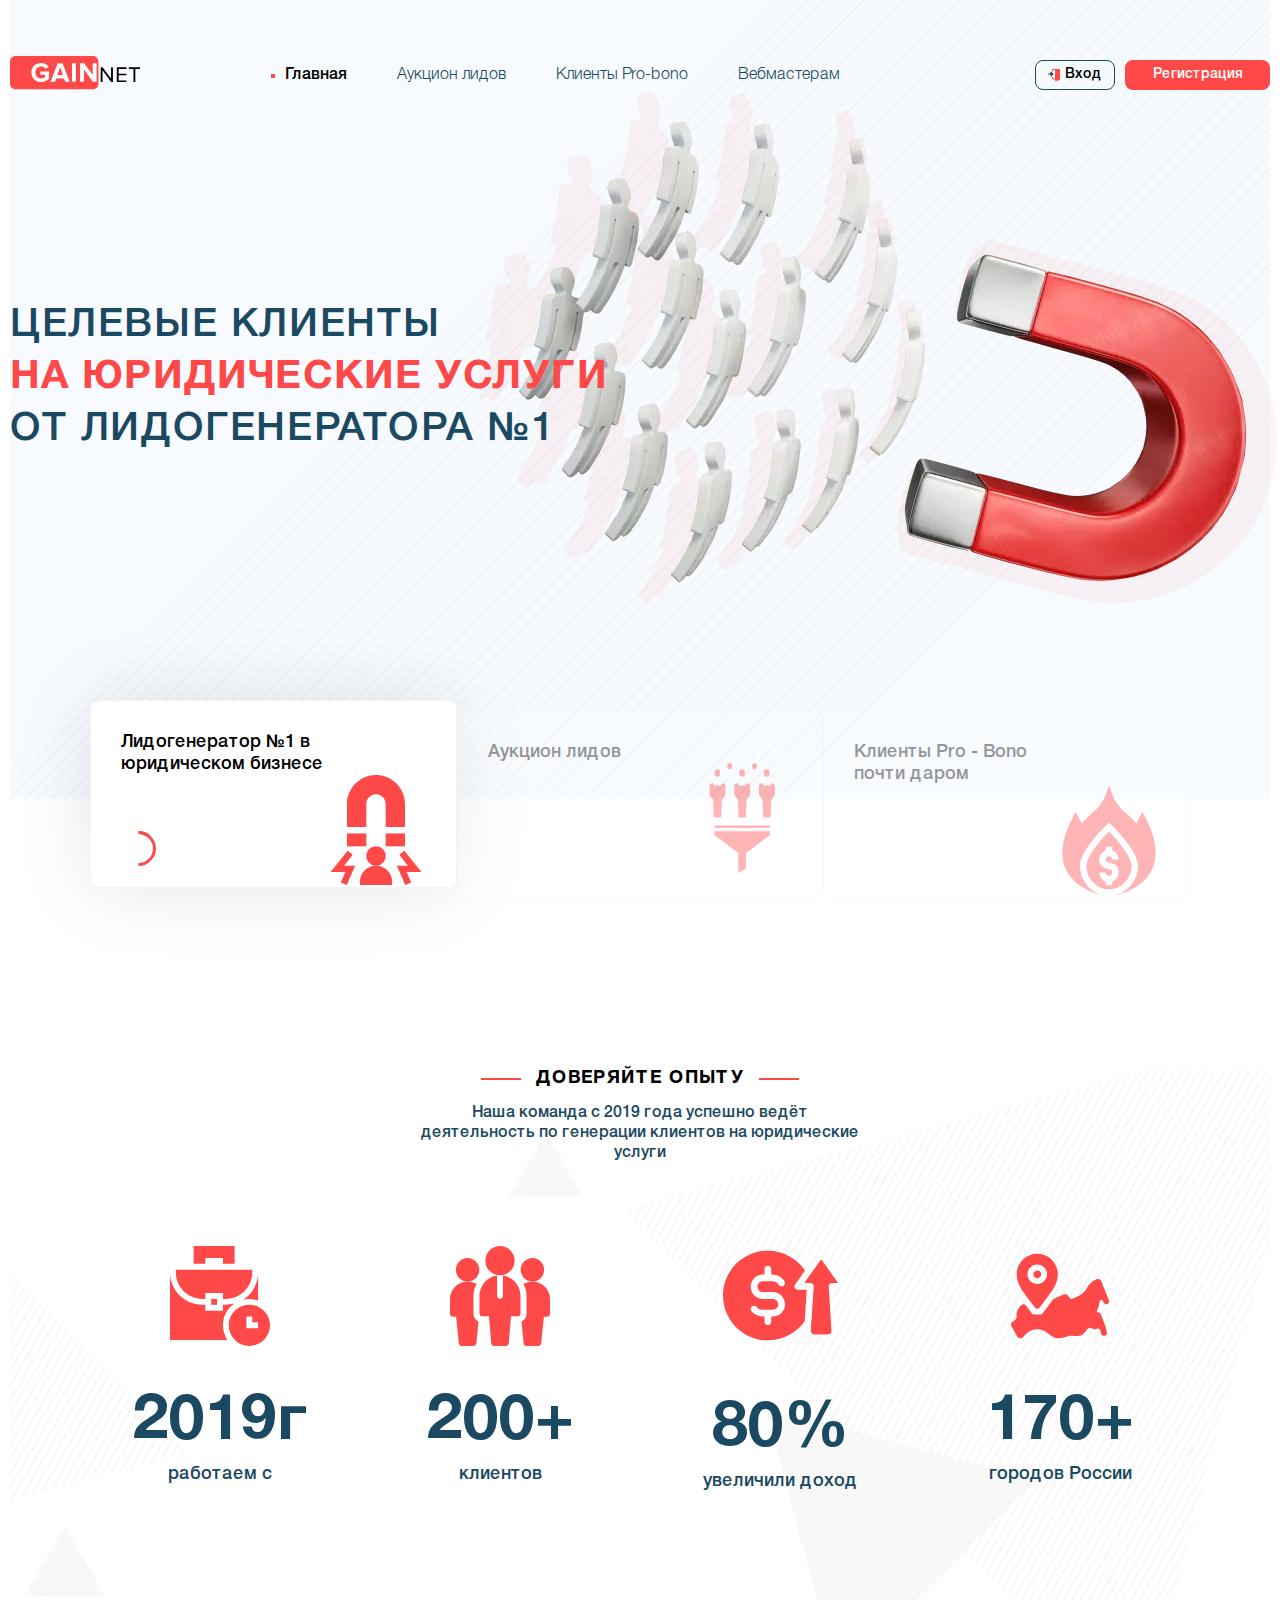
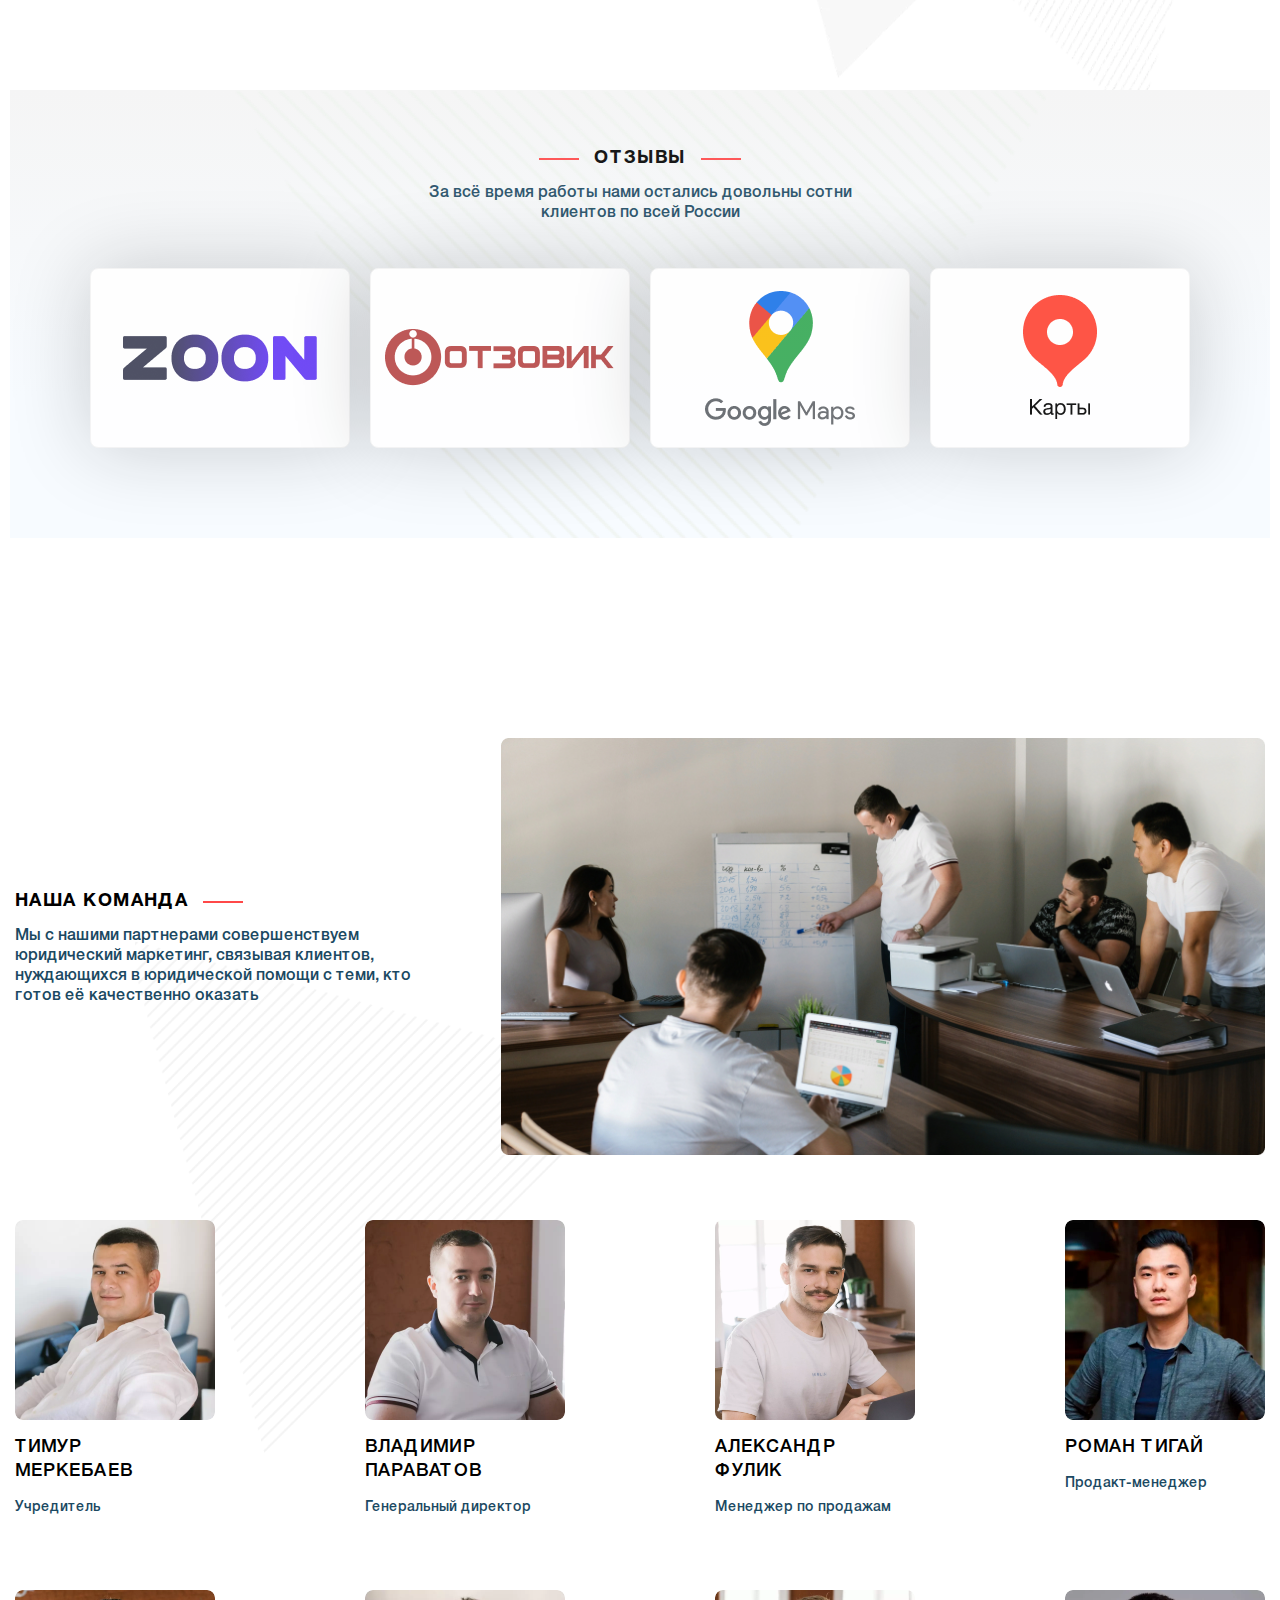
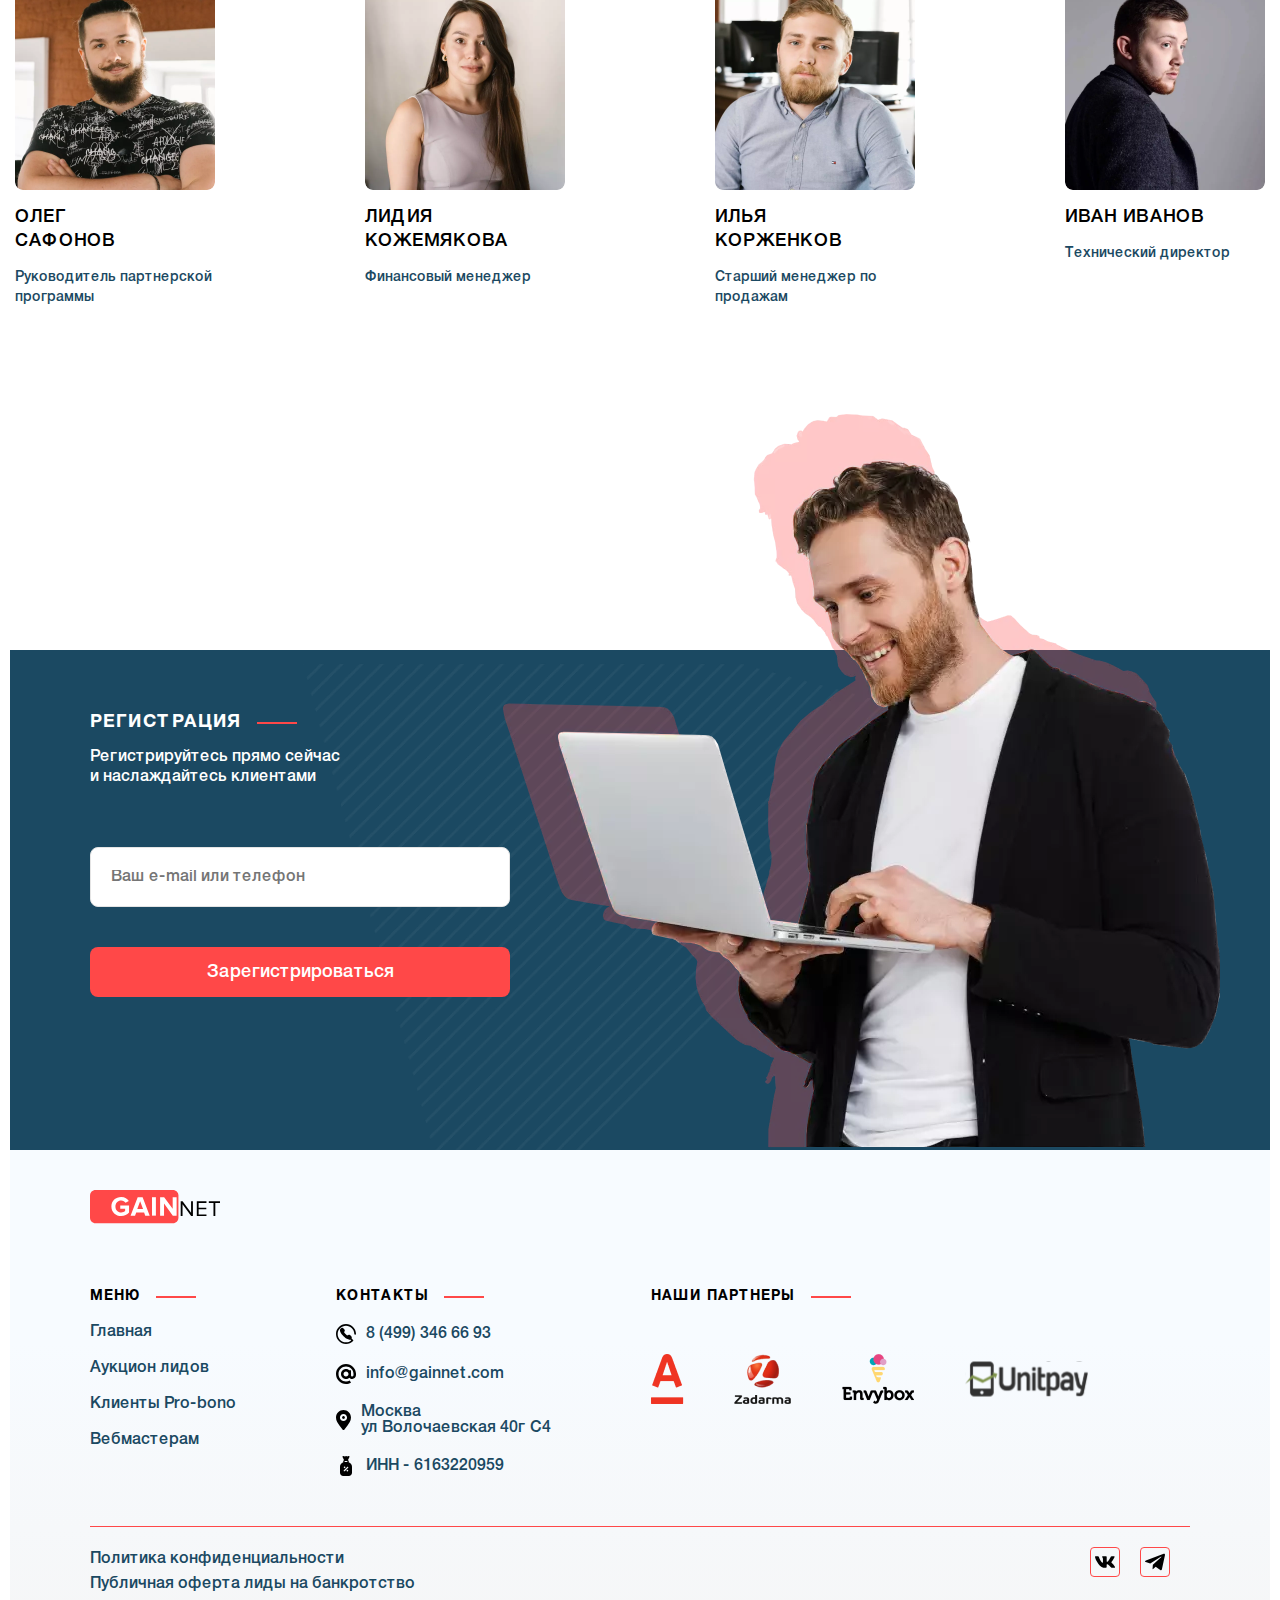
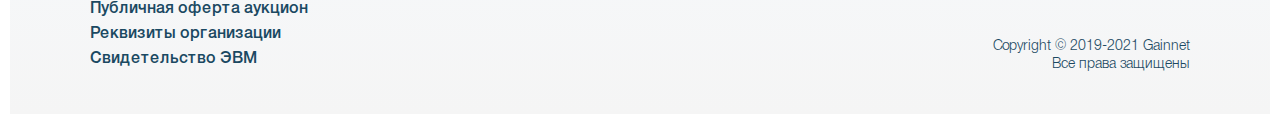
<file: index.html>
<!DOCTYPE html>
<html lang="ru">
<head>
    <meta charset="UTF-8">
    <meta http-equiv="X-UA-Compatible" content="IE=edge">
    <meta name="viewport" content="width=device-width, initial-scale=1.0">
    <meta name="keywords" content="ЦЕЛЕВЫЕ КЛИЕНТЫ НА ЮРИДИЧЕСКИЕ УСЛУГИ ОТ ЛИДОГЕНЕРАТОРА №1" />
    <meta property="og:title" content="ЦЕЛЕВЫЕ КЛИЕНТЫ НА ЮРИДИЧЕСКИЕ УСЛУГИ ОТ ЛИДОГЕНЕРАТОРА №1"/>
    <meta property="og:url" content="https://landing.ru/" />
    <meta property="og:image" content="https://landing.ru/images/bg-section-1.webp"/>
    <meta property="og:image:width" content="930"/>
    <meta property="og:image:height" content="730"/>
    <meta property="og:description" content="ЦЕЛЕВЫЕ КЛИЕНТЫ НА ЮРИДИЧЕСКИЕ УСЛУГИ ОТ ЛИДОГЕНЕРАТОРА №1"/>
    <meta property="og:site_name" content="Gainnet:ЦЕЛЕВЫЕ КЛИЕНТЫ НА ЮРИДИЧЕСКИЕ УСЛУГИ ОТ ЛИДОГЕНЕРАТОРА №1"/>
    <title>ЦЕЛЕВЫЕ КЛИЕНТЫ НА ЮРИДИЧЕСКИЕ УСЛУГИ ОТ ЛИДОГЕНЕРАТОРА №1</title>
    <link rel="stylesheet" href="css/style.css">
</head>
<body>
    <div class="wrapper">
        <div class="content-wrapper">
            <!-- header -->
            <header class="header-wrapper">
                <div class="header">
                <div class="logo">
                    <img class="logo__img" src="./images/logo.svg" alt="gainet">
                </div>
                <div class="menu-overlay-hidden">
                <div class="menu-wrapper">
                    <div class="mobile-mebu__title-wrapper">
                        <span class="mobile-mebu__title">Меню</span>
                        <button class="close-btn"><img class="close-btn__img" src="./images/icons/close.svg" alt="close"></button>
                    </div>
                    <nav class="menu" role="navigation">
                        <ul>
                            <li class="menu__item active" ><a class="menu__item__link" href="/" title="Главная">Главная</a></li>
                            <li class="menu__item"><a class="menu__item__link" href="/auction.html" title="Аукцион лидов">Аукцион лидов</a></li>
                            <li class="menu__item"><a class="menu__item__link" href="/pro-bono.html" title="Клиенты Pro-bono">Клиенты Pro-bono</a></li>
                            <li class="menu__item"><a class="menu__item__link" href="#" title="Вебмастерам">Вебмастерам</a></li>
                            <!-- login button mobile -->
                            <button class="login-btn__menu" id="login-btn-menu">
                                <img class="login-btn-menu-img" src="./images/icons/enter.svg" alt="вход">
                                <span class="btn__text__menu">Вход</span>
                            </button>
                            <button class="registrations-btn__menu" id="registrations-btn-menu ">
                                <span class="btn__text__menu">Регистрация</span>
                            </button>
                        </ul>
                    </nav>
                </div>
            </div>
                <div class="login-wrapper">
                    <div class="login-content">
                        <div class="mobile-btn-wrapper">
                            <button class="mobile-btn"><img class="mobile-btn__img" src="./images/icons/menu.svg" alt=""></button>
                        </div>
                    <button class="login-btn" id="login-btn">
                        <img class="login-btn-img" src="./images/icons/enter.svg" alt="вход">
                        <img class="btn-img hidden" src="./images/icons/enter-icons.svg" alt="вход">
                        <span class="btn__text">Вход</span>
                    </button>
                    <!-- sub-mebu вход-->
                    <ul class="login-sub-menu" id="login-sub-menu">
                        <li class="login__menu__item"><a class="login__menu__item__link login-sub-menu__link" href="#" title="Аукцион лидов">Аукцион лидов</a></li>
                        <li class="login__menu__item"><a class="login__menu__item__link login-sub-menu__link" href="#" title="Клиенты">Клиенты Pro-bono</a></li>
                    </ul>
                    <!-- sub-mebu регистрация-->
                    <ul class="login__menu">
                        <li class="login__menu__item"><a class="login__menu__item__link" href="#" title="Аукцион лидов">Аукцион лидов</a></li>
                        <li class="login__menu__item"><a class="login__menu__item__link" href="#" title="Клиенты">Клиенты Pro-bono</a></li>
                    </ul>
                    </div>
                    <button class="registrations-btn" id="registrations">
                        <img class="registrations-btn-img hidden" src="./images/icons/reg-icons.svg" alt="вход">
                        <span class="btn__text">Регистрация</span></button>
                </div>
            </div>
            </header>
            <!-- end header -->
            <!-- screen 1 -->
            <section class="screen d-none">
            <div class="title-wrapper">
                <h1 class="title">
                    ЦЕЛЕВЫЕ КЛИЕНТЫ <br>
                    <span class="title-red">НА ЮРИДИЧЕСКИЕ УСЛУГИ </span><br>
                    ОТ ЛИДОГЕНЕРАТОРА №1
                </h1>
            </div>
            <!-- Скрытый блок заголовка -->
            <div class="title-wrapper-1">
                <h1 class="title">ЮРИДИЧЕСКИЕ ЛИДЫ <br>
                <span class="title-red">ПО СВОЕЙ ЦЕНЕ</span><br>
                в умном аукционе
            </h1>
                <div class="title-btn-wrapper">
                    <button class="btn btn-white"><a class="btn__link" href="#">Подробнее</a></button>
                </div>
            </div>
            <!-- Скрытый блок заголовка -->
            <div class="title-wrapper-2">
                <h1 class="title">Клиенты <br>
                <span class="title-red">Pro - Bono </span><br>
                почти даром
            </h1>
                <div class="title-btn-wrapper">
                    <button class="btn btn-white"><a class="btn__link" href="#">Подробнее</a></button>
                </div>
            </div>
            <div class="first-screen">
                
            </div>
        </section>
        </div>
        <div class="content">
            <div class="content-item d-none ">
            <div class="item item-active" id="item">
                <div class="item__title">
                    Лидогенератор №1 в юридическом бизнесе
                </div>
                <div class="item-content item-content-active" id="item-content">
                    <div class="b-circle">
                        <div class="b-circle-arc">
                            <div class="b-circle-arc-path b-circle-arc-path-clipped"></div>
                        </div>
                       <div class="b-circle-arc-path b-circle-arc-path-fixed"></div>
                    </div>
                    <div class="item-content__img-wrapper">
                        <img src="./images/employee.svg" alt="Лидогенератор №1 в юридическом бизнесе">
                    </div>
                </div>
            </div>
            <div class="item " id="item-1">
                <div class="item__title">
                    Аукцион лидов
                </div>
                <div class="item-content " id="item-content-1">
                    <div class="b-circle">
                        <div class="b-circle-arc">
                            <div class="b-circle-arc-path b-circle-arc-path-clipped"></div>
                        </div>
                       <div class="b-circle-arc-path b-circle-arc-path-fixed"></div>
                    </div>
                    <div class="item-content__img-wrapper">
                        <img src="./images/filter.svg" alt="Аукцион лидов">
                    </div>
                </div>
            </div>
            <div class="item " id="item-2">
                <div class="item__title">
                    Клиенты Pro - Bono почти даром
                </div>
                <div class="item-content" id="item-content-2">
                    
                    <div class="b-circle">
                        <div class="b-circle-arc">
                            <div class="b-circle-arc-path b-circle-arc-path-clipped"></div>
                        </div>
                       <div class="b-circle-arc-path b-circle-arc-path-fixed"></div>
                    </div>
                    <div class="item-content__img-wrapper">
                        <img src="./images/fire.svg" alt="Клиенты Pro - Bono почти даром">
                    </div>
                </div>
            </div>
            </div>
            <!-- end screen 1  -->

        <!-- section mobile screen 1 -->
        <section class="first-screen-mobile">
            <div class="first-screen__slider">
                <div class="first-screen__slider__item first-screen__slider__item-first">
                    <div class="title-wrapper">
                        <h1 class="title">
                            ЦЕЛЕВЫЕ КЛИЕНТЫ <br>
                            <span class="title-red">НА ЮРИДИЧЕСКИЕ УСЛУГИ </span><br>
                            ОТ ЛИДОГЕНЕРАТОРА №1
                        </h1>
                    </div>
                    <div class="first-screen__slider__item__img">
                        
                    </div>
                    <div class="item item-active " >
                        <div class="item__title">
                            Лидогенератор №1 в юридическом бизнесе
                        </div>
                        <div class="item-content item-content-active" >
                       
                            <div class="b-circle">
                                <div class="b-circle-arc">
                                    <div class="b-circle-arc-path b-circle-arc-path-clipped"></div>
                                </div>
                               <div class="b-circle-arc-path b-circle-arc-path-fixed"></div>
                            </div>
                            <div class="item-content__img-wrapper">
                                <img src="./images/employee.svg" alt="Лидогенератор №1 в юридическом бизнесе">
                            </div>
                        </div>
                    </div>
                </div>
                <div class="first-screen__slider__item">
                    <div class="title-wrapper flex-order-2 ">
                        <h1 class="title title-pt">ЮРИДИЧЕСКИЕ ЛИДЫ <br>
                        <span class="title-red">ПО СВОЕЙ ЦЕНЕ</span><br>
                        в умном аукционе
                    </h1>
                        <div class="title-btn-wrapper">
                            <button class="btn btn-white"><a class="btn__link" href="#">Подробнее</a></button>
                        </div>
                    </div>
                    <div class="first-screen__slider__item__img-1 flex-order-1">
                       
                    </div>
                    <div class="item item-active flex-order-3" >
                        <div class="item__title">
                            Аукцион лидов
                        </div>
                        <div class="item-content item-content-active" >
                            <div class="b-circle">
                                <div class="b-circle-arc">
                                    <div class="b-circle-arc-path b-circle-arc-path-clipped"></div>
                                </div>
                               <div class="b-circle-arc-path b-circle-arc-path-fixed"></div>
                            </div>
                            <div class="item-content__img-wrapper">
                                <img src="./images/filter.svg" alt="Аукцион лидов">
                            </div>
                        </div>
                    </div>
                </div>
                <div class="first-screen__slider__item">
                    <div class="title-wrapper flex-order-2">
                        <h1 class="title title-pt">Клиенты <br>
                        <span class="title-red">Pro - Bono </span><br>
                        почти даром
                    </h1>
                        <div class="title-btn-wrapper">
                            <button class="btn btn-white"><a class="btn__link" href="#">Подробнее</a></button>
                        </div>
                    </div>
                    <div class="first-screen__slider__item__img-2 flex-order-1">
                        
                    </div>
                    <div class="item item-active item-content-active flex-order-3" >
                        <div class="item__title">
                            Клиенты Pro - Bono почти даром
                        </div>
                        <div class="item-content item-content-active">
                           
                            <div class="b-circle">
                                <div class="b-circle-arc">
                                    <div class="b-circle-arc-path b-circle-arc-path-clipped"></div>
                                </div>
                               <div class="b-circle-arc-path b-circle-arc-path-fixed"></div>
                            </div>
                            <div class="item-content__img-wrapper">
                                <img src="./images/fire.svg" alt="Клиенты Pro - Bono почти даром">
                            </div>
                        </div>
                    </div>
                </div>
            </div>
        </section>
        <!--end section mobile screen 1 -->
    </div>
    <!-- section Доверяйте опыту -->
    <section class="experience">
        <div class="content">
            <div class="center-block">
                <div class="center-block-content">
                    <div class="line"></div>
                    <h2 class="center-block-title">Доверяйте опыту</h2>
                    <div class="line"></div>
                </div>
                <div class="center-block-text">
                    Наша команда с 2019 года успешно ведёт деятельность по генерации клиентов на юридические услуги
                </div>
            </div>
            <div class="info">
            <div class="info__item">
                <img class="info__img experience__img" src="./images/work-time.svg" alt="">
                <div class="info__text"><span>2019г</span>работаем с</div>
            </div>
            <div class="info__item">
                <img class="info__img experience__img" src="./images/team-leader.svg" alt="">
                <div class="info__text"><span>200+ </span>клиентов</div>
            </div>
            <div class="info__item">
                <img class="info__img experience__img" src="./images/profit.svg" alt="">
                <div class="info__text"><span>80%</span>увеличили доход</div>
            </div>
            <div class="info__item">
                <img class="info__img experience__img" src="./images/map.svg" alt="">
                <div class="info__text"><span>170+</span>городов России</div>
            </div>
        </div>
        </div>
    </section>
    <!-- end section Доверяйте опыту -->
    <!-- section Отзывы-->
    <section class="reviews">
        <div class="reviews-bg">
        <div class="content pb-0">
            <div class="center-block">
                <div class="center-block-content">
                    <div class="line"></div>
                    <h2 class="center-block-title">Отзывы</h2>
                    <div class="line"></div>
                </div>
                <div class="center-block-text">
                    За всё время работы нами остались довольны сотни клиентов по всей России
                </div>
            </div>
            <div class="reviews-content">
            <div class="reviews__item">
                <img class="info__img" src="./images/zoon.png" alt="">
            </div>
            <div class="reviews__item">
                <img class="info__img" src="./images/logo_default.png" alt="">
            </div>
            <div class="reviews__item">
                <img class="info__img" src="./images/google-maps-logo-2020.png" alt="">
            </div>
            <div class="reviews__item">
                <img class="info__img last-img" src="./images/maps-1.png" alt="">
            </div>
        </div>
        </div>
    </div>
    </section>
    <!-- end section Отзывы -->
    <!-- section Наша команда -->
    <section class="team">
            <div class="team__info">
                <div class="team__info__text">
                    <div class="center-block text-left m-0">
                        <div class="center-block-content justify-content-start">
                            <h2 class="center-block-title">Наша команда</h2>
                            <div class="line"></div>
                        </div>
                        <div class="center-block-text">
                            Мы с нашими партнерами совершенствуем юридический маркетинг, связывая клиентов, нуждающихся в юридической помощи 
с теми, кто готов её качественно оказать
                        </div>
                    </div>
                </div>
                <div class="team__info__img-wrapper">
                    <img class="team__info__img" src="./images/team/team.jpg" alt="Наша команда">
                </div>
            </div>
            <!-- фото команды -->
            <div class="team__gallery">
                <div class="team__gallery__item">
                    <div class="team__gallery__item__img-wrapper">
                        <img class="team__gallery__item__img" src="./images/team/1.webp" alt="Тимур Меркебаев">
                    </div>
                    <div class="team__gallery__item__name">тимур меркебаев</div>
                    <div class="team__gallery__item__descr">Учредитель</div>
                </div>
                <div class="team__gallery__item">
                    <div class="team__gallery__item__img-wrapper">
                        <img class="team__gallery__item__img" src="./images/team/2.webp" alt="Владимир Параватов">
                    </div>
                    <div class="team__gallery__item__name">владимир параватов</div>
                    <div class="team__gallery__item__descr">Генеральный директор</div>
                </div>
                <div class="team__gallery__item">
                    <div class="team__gallery__item__img-wrapper">
                        <img class="team__gallery__item__img" src="./images/team/8.webp" alt="Александр Фулик">
                    </div>
                    <div class="team__gallery__item__name">Александр Фулик</div>
                    <div class="team__gallery__item__descr">Менеджер по продажам</div>
                </div>
                <div class="team__gallery__item">
                    <div class="team__gallery__item__img-wrapper">
                        <img class="team__gallery__item__img" src="./images/team/3.webp" alt="Роман Тигай">
                    </div>
                    <div class="team__gallery__item__name">роман тигай</div>
                    <div class="team__gallery__item__descr">Продакт-менеджер</div>
                </div>
            </div>
            <div class="team__gallery">
                <div class="team__gallery__item">
                    <div class="team__gallery__item__img-wrapper">
                        <img class="team__gallery__item__img" src="./images/team/4.webp" alt="Олег Сафонов">
                    </div>
                    <div class="team__gallery__item__name">олег сафонов</div>
                    <div class="team__gallery__item__descr">Руководитель партнерской программы</div>
                </div>
                <div class="team__gallery__item">
                    <div class="team__gallery__item__img-wrapper">
                        <img class="team__gallery__item__img" src="./images/team/5.webp" alt="Лидия Кожемякова">
                    </div>
                    <div class="team__gallery__item__name">Лидия Кожемякова</div>
                    <div class="team__gallery__item__descr">Финансовый менеджер</div>
                </div>
                <div class="team__gallery__item">
                    <div class="team__gallery__item__img-wrapper">
                        <img class="team__gallery__item__img" src="./images/team/6.webp" alt="Илья Корженков">
                    </div>
                    <div class="team__gallery__item__name">Илья Корженков</div>
                    <div class="team__gallery__item__descr">Старший менеджер по продажам</div>
                </div>
                <div class="team__gallery__item">
                    <div class="team__gallery__item__img-wrapper">
                        <img class="team__gallery__item__img" src="./images/team/7.webp" alt="Иван Иванов">
                    </div>
                    <div class="team__gallery__item__name">Иван Иванов</div>
                    <div class="team__gallery__item__descr">Технический директор</div>
                </div>
            </div>
            <!-- end фото команды -->

            <!-- мобильная версия фото команды -->
            <div class="team__gallery team__gallery-mobile">
                <div class="team__gallery__item">
                    <div class="team__gallery__item__img-wrapper">
                        <img class="team__gallery__item__img" src="./images/team/1.webp" alt="Тимур Tеркебаев">
                    </div>
                    <div class="team__gallery__item__name">тимур меркебаев</div>
                    <div class="team__gallery__item__descr">Учредитель</div>
                </div>
                <div class="team__gallery__item">
                    <div class="team__gallery__item__img-wrapper">
                        <img class="team__gallery__item__img" src="./images/team/2.webp" alt="Владимир Параватов">
                    </div>
                    <div class="team__gallery__item__name">Владимир Параватов</div>
                    <div class="team__gallery__item__descr">Генеральный директор</div>
                </div>
                <div class="team__gallery__item">
                    <div class="team__gallery__item__img-wrapper">
                        <img class="team__gallery__item__img" src="./images/team/8.webp" alt="Александр Фулик">
                    </div>
                    <div class="team__gallery__item__name">Александр Фулик</div>
                    <div class="team__gallery__item__descr">Менеджер по продажам</div>
                </div>
                <div class="team__gallery__item">
                    <div class="team__gallery__item__img-wrapper">
                        <img class="team__gallery__item__img" src="./images/team/3.webp" alt="Роман Тигай">
                    </div>
                    <div class="team__gallery__item__name">Роман Тигай</div>
                    <div class="team__gallery__item__descr">Продакт-менеджер</div>
                </div>
            
                <div class="team__gallery__item">
                    <div class="team__gallery__item__img-wrapper">
                        <img class="team__gallery__item__img" src="./images/team/4.webp" alt="Олег Сафонов">
                    </div>
                    <div class="team__gallery__item__name">Олег Сафонов</div>
                    <div class="team__gallery__item__descr">Руководитель партнерской программы</div>
                </div>
                <div class="team__gallery__item">
                    <div class="team__gallery__item__img-wrapper">
                        <img class="team__gallery__item__img" src="./images/team/5.webp" alt="Лидия Кожемякова">
                    </div>
                    <div class="team__gallery__item__name">Лидия Кожемякова</div>
                    <div class="team__gallery__item__descr">Финансовый менеджер</div>
                </div>
                <div class="team__gallery__item">
                    <div class="team__gallery__item__img-wrapper">
                        <img class="team__gallery__item__img" src="./images/team/6.webp" alt="Илья Корженков">
                    </div>
                    <div class="team__gallery__item__name">Илья Корженков</div>
                    <div class="team__gallery__item__descr">Старший менеджер по продажам</div>
                </div>
                <div class="team__gallery__item">
                    <div class="team__gallery__item__img-wrapper">
                        <img class="team__gallery__item__img" src="./images/team/7.webp" alt="Иван Иванов">
                    </div>
                    <div class="team__gallery__item__name">Иван Иванов</div>
                    <div class="team__gallery__item__descr">Технический директор</div>
                </div>
            </div>
            
            <!-- end мобильная версия фото команды -->

            
        
    </section >
    <!-- end Наша команда -->

    <!-- section form -->
    <section class="big-form-wrapper">
        <div class="content pb-0">
            <div class="big-form-content">
                <div class="center-block text-left m-0">
                    <div class="center-block-content justify-content-start">
                        <h2 class="center-block-title text-white">регистрация</h2>
                        <div class="line"></div>
                    </div>
                    <div class="center-block-text text-white">
                        Регистрируйтесь прямо сейчас <br> и наслаждайтесь клиентами
                    </div>
                </div>
                <form action="#" class="big-form validate">
                    <div class="big-form__input-wrapper">
                        <input type="tel" class="big-form__input"  name="tel" placeholder="Ваш e-mail или телефон" >
                    </div>
                    <div class="big-form__btn-wrapper">
                        <button class="big-form__btn ">Зарегистрироваться</button>
                    </div>
                </form>
                <div class="big-form-bg"></div>
            </div>
        </div>
    </section>
    <!-- end section form -->
    <!-- Footer -->
    <footer class="footer">
        <div class="content pb-0">
            <div class="footer__logo">
                <img src="./images/logo.svg" alt="gainet" itemprop="name">
            </div>
            <div class="footer-content">
                <div class="footer-item">
                    <div class="footer-item__title-wrapper">
                        <h4 class="footer-item__title">Меню</h4>
                        <div class="line"></div>
                    </div>
                        <ul class="footer-menu">
                            <a href="/" class="footer-menu__link">Главная</a>
                            <a href="/auction.html" class="footer-menu__link">Аукцион лидов</a>
                            <a href="pro-bono.html" class="footer-menu__link">Клиенты Pro-bono</a>
                            <a href="#" class="footer-menu__link">Вебмастерам</a>
                        </ul>
                    
                </div>
                <div class="footer-item" itemscope itemtype="http://schema.org/Organization">
                    <div class="footer-item__title-wrapper">
                        <h4 class="footer-item__title" itemprop="name">контакты</h4>
                        <div class="line"></div>
                    </div>
                        <ul class="footer-menu" itemprop="address" itemscope itemtype="http://schema.org/PostalAddress">
                            <a href="tel:8 (499) 346 66 93" class="footer-menu__link" ><img class="footer-menu__link__img" src="./images/icons/tel.svg" alt=""> <span itemprop="telephone">8 (499) 346 66 93</span></a>
                            <a href="info@gainnet.com" class="footer-menu__link" ><img class="footer-menu__link__img" src="./images/icons/mail.svg" alt=""><span itemprop="email">info@gainnet.com</span></a>
                            <span class="footer-menu__link" itemprop="streetAddress"><img class="footer-menu__link__img" src="./images/icons/point.svg" alt="">Москва <br>ул Волочаевская 40г С4</span>
                            <span class="footer-menu__link"><img class="footer-menu__link__img" src="./images/icons/bag.svg" alt="">ИНН - 6163220959</span>
                        </ul>
                    
                </div>
                <div class="footer-item">
                    <div class="footer-item__title-wrapper">
                        <h4 class="footer-item__title">наши партнеры</h4>
                        <div class="line"></div>
                    </div>
                       <div class="footer-partners">
                           <div class="footer-partners__item">
                           <img src="./images/Alfa-bank-1.png" alt="" class="footer-parthers__img">
                           <img src="./images/zadarma.png" alt="" class="footer-parthers__img">
                           </div>
                           <div class="footer-partners__item">
                           <img src="./images/orig.png" alt="" class="footer-parthers__img footer-parthers__img-first">
                           <img src="./images/Unitpay-1.svg" alt="" class="footer-parthers__img footer-parthers__img-last">
                            </div>
                       </div>
                    
                </div>
            </div>
            <div class="footer-bottom">
                <div class="footer-bottom-menu">
                    <a href="/privacy-polic.html" class="footer-bottom-menu__link">Политика конфиденциальности </a>
                    <a href="#" class="footer-bottom-menu__link">Публичная оферта лиды на банкротство </a>
                    <a href="#" class="footer-bottom-menu__link">Публичная оферта аукцион</a>
                    <a href="#" class="footer-bottom-menu__link" id="link-click">Реквизиты организации</a>
                    <a href="/сomputer-certificate.html" class="footer-bottom-menu__link"> Свидетельство ЭВМ</a>
                </div>
                <div class="social-network-wrapper">
                    <div class="social-network">
                        <a href="#"><img class="social-network__img" src="./images/icons/vk.svg" alt=""></a>
                        <a href="#"><img class="social-network__img" src="./images/icons/telegram.svg" alt=""></a>
    
                    </div>
                    <div class="footer-bottom__text">Copyright © 2019-2021 Gainnet
                        Все права защищены </div>
                </div>
            </div>
        </div>
    </footer>
    <!-- Modal registration-->
    <div class="overlay" id="overlay">
        <div class="modal-registration" id="modal-registration" >
            <div class="modal__btn-close-wrapper">
                <button class="modal__btn-close"><img src="./images/icons/close-modal.svg" alt=""></button>
            </div>
            <h4 class="modal-registration__title">Регистрация</h4>
            <div class="modal-registration-body">
            <div class ="modal__btn-wrapper">
                <button class="modal__btn modal__btn__active"><a href="#" class="modal__btn__link" title="Аукцион">Аукцион</a></button>
                <button class="modal__btn"><a href="#" class="modal__btn__link" title="Pro bon">Pro bon</a> </button>

            </div>
            <form action="#" class="modal-registration__form">
            <div class="modal-registration__input-wrapper">
                <input type="email" class="modal-registration__input" id="tel" placeholder="Ваш e-mail или телефон" >
            </div>
            <div class="modal-registration__btn-wrapper">
                <button class="modal-registration__btn ">Зарегистрироваться</button>
            </div>
        </form>
    </div>
        </div>
    
    <!-- Modal вход-->
        <div class="modal-registration" id="modal-entrance" >
            <div class="modal__btn-close-wrapper">
                <button class="modal__btn-close"><img src="./images/icons/close-modal.svg" alt=""></button>
            </div>
            <div class="modal-registration-body">
            <h4 class="modal-registration__title">Вход</h4>
            
            <div class ="modal__btn-wrapper">
                <button class="modal__btn modal__btn__active"><a href="#" class="modal__btn__link" title="Аукцион">Аукцион</a></button>
                <button class="modal__btn"><a href="#" class="modal__btn__link" title="Pro bon">Pro bon</a> </button>

            </div>
            <form action="#" class="modal-registration__form" id="modal-login-form">
            <div class="modal-registration__input-wrapper">
                <input type="tel" class="modal-registration__input modal-login__input"  placeholder="Ваш e-mail или телефон" > 
            </div>
            <div class="modal-registration__btn-wrapper">
                <button class="modal-registration__btn btn-code" id="modal-registration__btn ">Выслать код</button>
            </div>
        </form>
    </div>
        </div>
    
    <!-- Modal реквизиты -->
        <div class="pop-up">
            <button class="pop-up__close-btn"><img src="./images/icons/close-modal.svg" alt=""></button>
            <div class="modal-registration-body">
            <div class="pop-up__header">
                Общество с ограниченной ответственностью <br>
                «Центр интернет заявок»
            </div>
            <div class="modal-body">
                Полное наименование: <br>
                Общество с ограниченной ответственностью «Центр интернет заявок»<br>
                Сокращенное наименование: ООО "Центр интернет заявок"<br>
                ИНН: 6163220959 <br>
                КПП: 616301001<br>
                ОГРН: 1206100032962<br>
                Юридический адрес: 344022, Ростовская область, г. Ростов-на-Дону, Кировский проспект, д. 55б, этаж 1<br>
                Директор: Параватов Владимир<br>
                р/с 40702810701830001670 <br>
                Банк: АО «АЛЬФА-БАНК» <br>
                БИК: 044525593 <br>
                к/с: 30101810200000000593<br>
                телефон: +7 966 740-25-24<br>
                E-mail: admin@gainnet.ru

            </div>
            </div>
        </div>
        <!-- Modal введите код -->
        <div class="modal-registration" id="modal-code" >
            <div class="modal__btn-close-wrapper">
                <button class="modal__btn-close" id="modal-btn-close"><img src="./images/icons/close-modal.svg" alt=""></button>
            </div>
            <h4 class="modal-registration__title">Код</h4>
            <div class="modal-registration-body">
            <form action="#" class="modal-registration__form">
            <div class="modal-registration__input-wrapper">
                <input type="text" class="modal-registration__input modal-code__input " id="" placeholder="Введите код" >
            </div>
            <div class="modal-registration__btn-wrapper">
                <button class="modal-registration__btn " id="btn-code">Войти</button>
            </div>
            <div class="modal__code">
                <span >Выслать код повторно через (<span id="code">30</span> секунд)</span>

            </div>
        </form>
    </div>
        </div>
    </div>
    </div>
    <script src="./js/jquery-3.6.0.min.js"></script>
    <script src="./js/slick.min.js"></script>
    <script src="./js/main.js"></script>
</body>
</html>
</file>
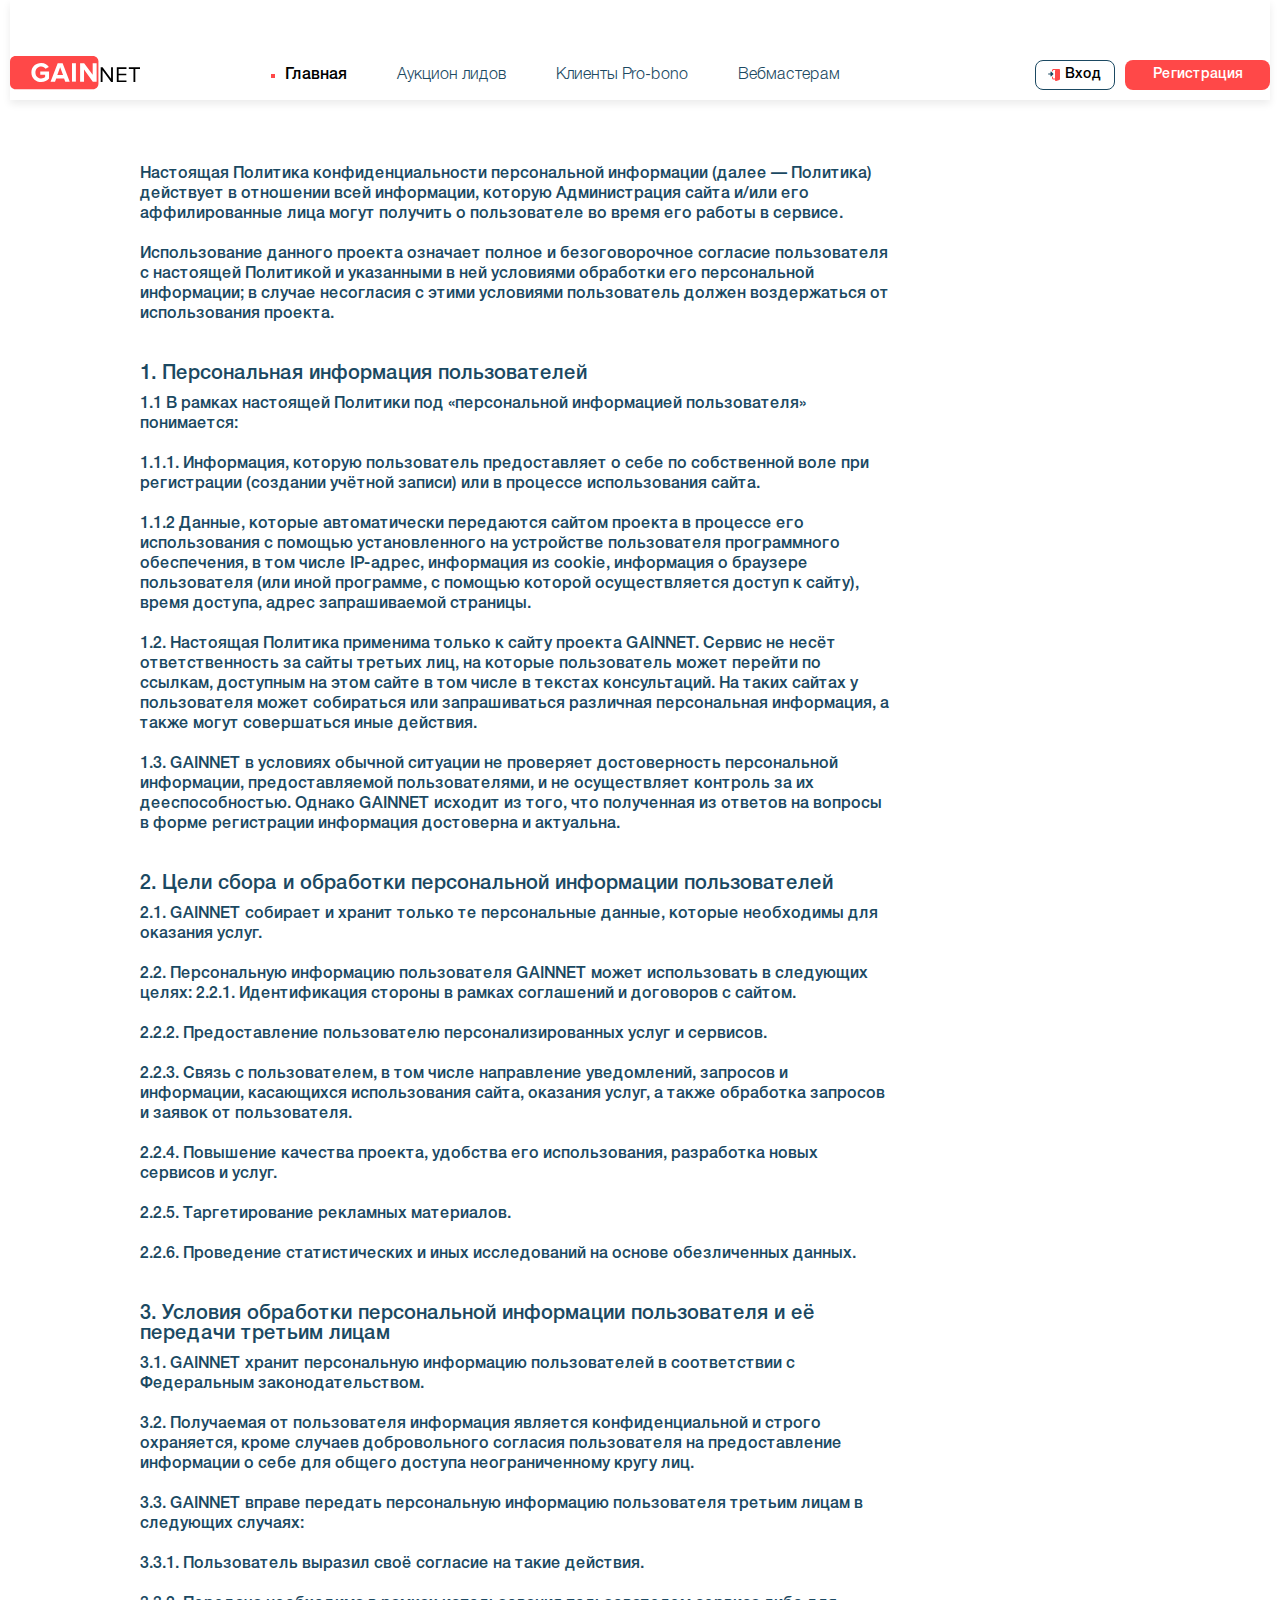
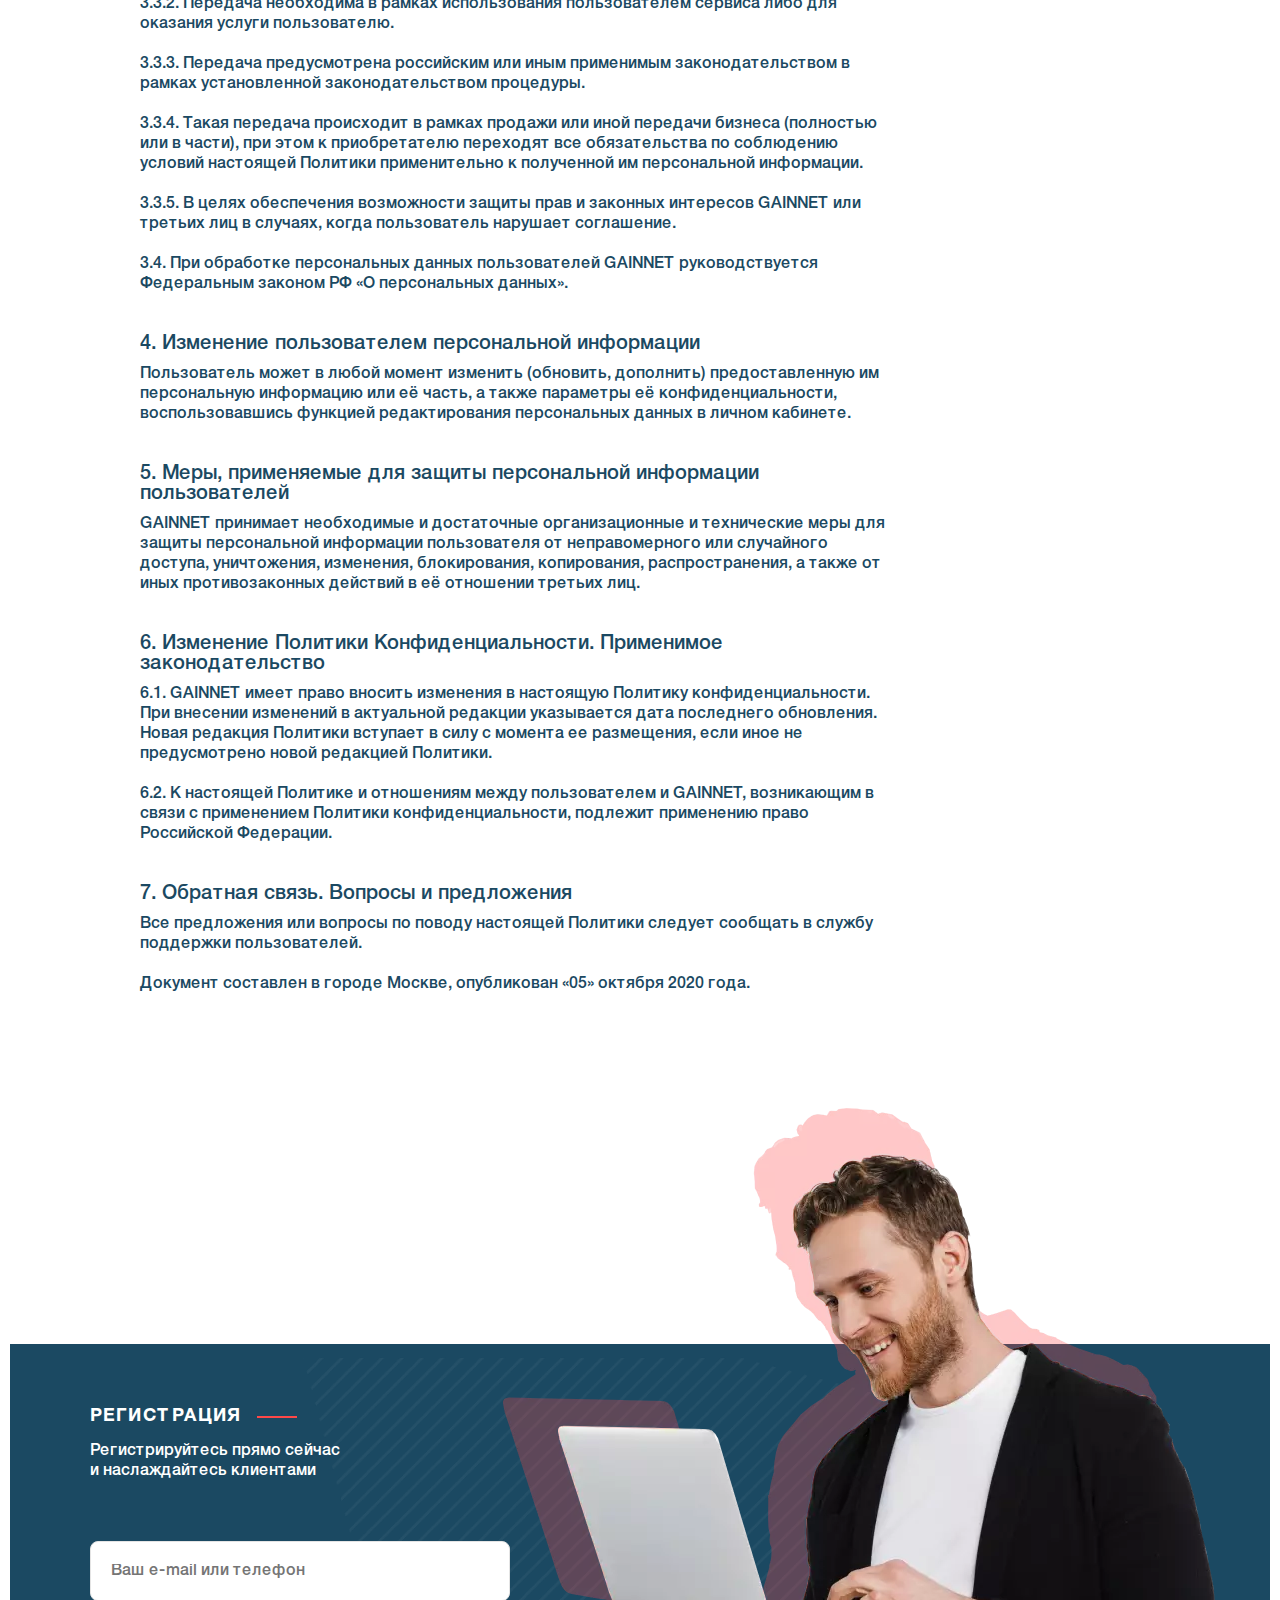
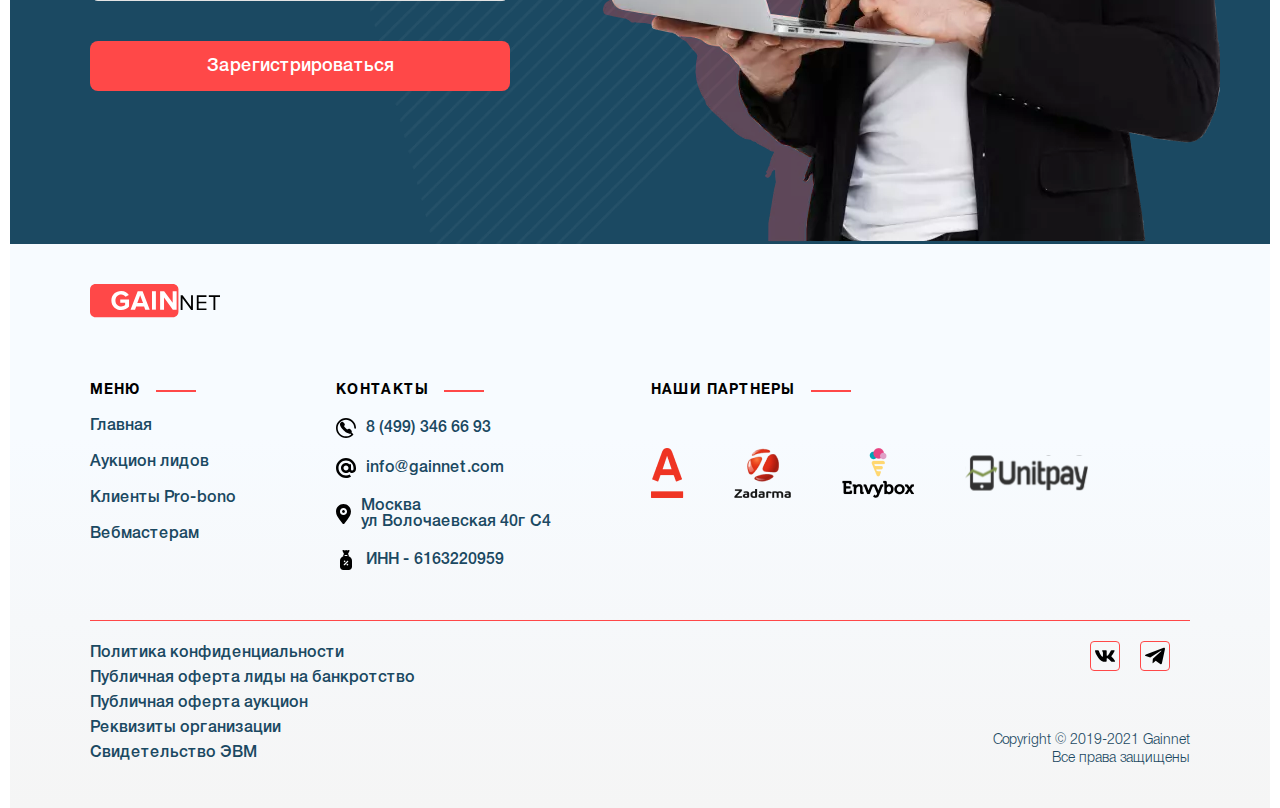
<file: privacy-polic.html>
<!DOCTYPE html>
<html lang="en">
<head>
    <meta charset="UTF-8">
    <meta http-equiv="X-UA-Compatible" content="IE=edge">
    <meta name="viewport" content="width=device-width, initial-scale=1.0">
    <meta name="keywords" content="ПОКУПАЙТЕ ЭКСКЛЮЗИВНЫЕ ЮРИДИЧЕСКИЕ ЛИДЫ В УМНОМ АУКЦИОНЕ" />
    <meta property="og:title" content="Настоящая Политика конфиденциальности персональной информации "/>
    <meta property="og:description" content="Настоящая Политика конфиденциальности персональной информации "/>
    <meta property="og:site_name" content="Gainnet:ЦЕЛЕВЫЕ КЛИЕНТЫ НА ЮРИДИЧЕСКИЕ УСЛУГИ ОТ ЛИДОГЕНЕРАТОРА №1"/>
    <title>Настоящая Политика конфиденциальности персональной информации </title>
    <link rel="stylesheet" href="css/style.css">
</head>
<body>
    <div class="wrapper">
        <!-- header -->
        <header class="header-wrapper box-shadow">
            <div class="header box-shadow__header" >
            <div class="logo">
                <img class="logo__img" src="./images/logo.svg" alt="gainet">
            </div>
            <div class="menu-overlay-hidden">
            <div class="menu-wrapper">
                <div class="mobile-mebu__title-wrapper">
                    <span class="mobile-mebu__title">Меню</span>
                    <button class="close-btn"><img class="close-btn__img" src="./images/icons/close.svg" alt="close"></button>
                </div>
                <nav class="menu" role="navigation">
                    <ul>
                        <li class="menu__item active" ><a class="menu__item__link" href="/index.html" title="Главная">Главная</a></li>
                        <li class="menu__item"><a class="menu__item__link" href="/auction.html" title="Аукцион лидов">Аукцион лидов</a></li>
                        <li class="menu__item"><a class="menu__item__link" href="/pro-bono.html" title="Клиенты Pro-bono">Клиенты Pro-bono</a></li>
                        <li class="menu__item"><a class="menu__item__link" href="#" title="Вебмастерам">Вебмастерам</a></li>
                        <!-- login button mobile -->
                        <button class="login-btn__menu" id="login-btn-menu">
                            <img class="login-btn-menu-img" src="./images/icons/enter.svg" alt="вход">
                            <span class="btn__text__menu">Вход</span>
                        </button>
                        <button class="registrations-btn__menu" id="registrations-btn-menu ">
                            <span class="btn__text__menu">Регистрация</span>
                        </button>
                    </ul>
                </nav>
            </div>
        </div>
            <div class="login-wrapper">
                <div class="login-content">
                    <div class="mobile-btn-wrapper">
                        <button class="mobile-btn"><img class="mobile-btn__img" src="./images/icons/menu.svg" alt=""></button>
                    </div>
                <button class="login-btn" id="login-btn">
                    <img class="login-btn-img" src="./images/icons/enter.svg" alt="вход">
                    <img class="btn-img hidden" src="./images/icons/enter-icons.svg" alt="вход">
                    <span class="btn__text">Вход</span>
                </button>
                <!-- sub-mebu вход-->
                <ul class="login-sub-menu" id="login-sub-menu">
                    <li class="login__menu__item"><a class="login__menu__item__link login-sub-menu__link" href="#" title="Аукцион лидов">Аукцион лидов</a></li>
                    <li class="login__menu__item"><a class="login__menu__item__link login-sub-menu__link" href="#" title="Клиенты">Клиенты Pro-bono</a></li>
                </ul>
                <!-- sub-mebu регистрация-->
                <ul class="login__menu">
                    <li class="login__menu__item"><a class="login__menu__item__link" href="#" title="Аукцион лидов">Аукцион лидов</a></li>
                    <li class="login__menu__item"><a class="login__menu__item__link" href="#" title="Клиенты">Клиенты Pro-bono</a></li>
                </ul>
                </div>
                <button class="registrations-btn" id="registrations">
                    <img class="registrations-btn-img hidden" src="./images/icons/reg-icons.svg" alt="вход">
                    <span class="btn__text">Регистрация</span></button>
            </div>
        </div>
        </header>
        <!-- end header -->
        <section class="private-politic">
            <div class="private-politic__item">
                <p class="private-politic__item__text">Настоящая Политика конфиденциальности персональной информации (далее — Политика) действует в отношении всей информации, которую Администрация сайта и/или его аффилированные лица могут получить о пользователе во время его работы в сервисе. </p>
                <p class="private-politic__item__text">Использование данного проекта означает полное и безоговорочное согласие пользователя с настоящей Политикой и указанными в ней условиями обработки его персональной информации; в случае несогласия с этими условиями пользователь должен воздержаться от использования проекта. </p>
            </div>
            <div class="private-politic__item">
                <h3 class="private-politic__item__title">1. Персональная информация пользователей</h3>
                <p class="private-politic__item__text">
                    1.1 В рамках настоящей Политики под «персональной информацией пользователя» понимается:</p>

                <p class="private-politic__item__text">1.1.1. Информация, которую пользователь предоставляет о себе по собственной воле при регистрации (создании учётной записи) или в процессе использования сайта.</p>

                <p class="private-politic__item__text">1.1.2 Данные, которые автоматически передаются сайтом проекта  в процессе его использования с помощью установленного на устройстве пользователя программного обеспечения, в том числе IP-адрес, информация из cookie, информация о браузере пользователя (или иной 
                    программе, с помощью которой осуществляется доступ к сайту), время доступа, адрес запрашиваемой страницы.</p>

                <p class="private-politic__item__text">1.2. Настоящая Политика применима только к сайту проекта GAINNET. Сервис не несёт ответственность за сайты третьих лиц, на которые пользователь может перейти по ссылкам, доступным на этом сайте в том числе в текстах консультаций. На таких сайтах 
                    у пользователя может собираться или запрашиваться различная персональная информация, 
                    а также могут совершаться иные действия.</p>

                <p class="private-politic__item__text">1.3. GAINNET в условиях обычной ситуации не проверяет достоверность персональной информации, предоставляемой пользователями, и не осуществляет контроль за их дееспособностью. Однако GAINNET исходит из того, что полученная из ответов на вопросы 
                    в форме регистрации информация достоверна и актуальна. </p>
            </div>
            <div class="private-politic__item">
                <h3 class="private-politic__item__title">2. Цели сбора и обработки персональной информации пользователей </h3>
                <p class="private-politic__item__text">2.1. GAINNET собирает и хранит только те персональные данные, которые
                    необходимы для оказания услуг.</p>
                    
                <p class="private-politic__item__text">2.2. Персональную информацию пользователя GAINNET может использовать в следующих целях: 
                    2.2.1. Идентификация стороны в рамках соглашений и договоров с сайтом.</p>
                    
                <p class="private-politic__item__text">2.2.2. Предоставление пользователю персонализированных услуг и сервисов.</p>
                    
                <p class="private-politic__item__text">2.2.3. Связь с пользователем, в том числе направление уведомлений, запросов и информации, касающихся использования сайта, оказания услуг, а также обработка запросов и заявок 
                    от пользователя. </p>
                    
                <p class="private-politic__item__text">2.2.4. Повышение качества проекта, удобства его использования, разработка новых сервисов 
                    и услуг. </p>
                    
                <p class="private-politic__item__text">2.2.5. Таргетирование рекламных материалов.</p>
                    
                <p class="private-politic__item__text">2.2.6. Проведение статистических и иных исследований на основе обезличенных данных. </p>
            </div>
            <div class="private-politic__item">
                <h3 class="private-politic__item__title">3. Условия обработки персональной информации пользователя и её передачи третьим лицам </h3>
                <p class="private-politic__item__text">3.1. GAINNET хранит персональную информацию пользователей в соответствии с Федеральным законодательством.</p>

                <p class="private-politic__item__text">3.2. Получаемая от пользователя информация является конфиденциальной и строго охраняется, кроме случаев добровольного согласия пользователя на предоставление информации о себе 
                    для общего доступа неограниченному кругу лиц.</p>

                <p class="private-politic__item__text">3.3. GAINNET вправе передать персональную информацию пользователя третьим лицам 
                    в следующих случаях:</p>

                <p class="private-politic__item__text">3.3.1. Пользователь выразил своё согласие на такие действия.</p>

                <p class="private-politic__item__text">3.3.2. Передача необходима в рамках использования пользователем сервиса либо для оказания услуги пользователю.</p>

                <p class="private-politic__item__text">3.3.3. Передача предусмотрена российским или иным применимым законодательством в рамках установленной законодательством процедуры.</p>

                <p class="private-politic__item__text">3.3.4. Такая передача происходит в рамках продажи или иной передачи бизнеса (полностью или 
                    в части), при этом к приобретателю переходят все обязательства по соблюдению условий настоящей Политики применительно к полученной им персональной информации.</p>

                <p class="private-politic__item__text">3.3.5. В целях обеспечения возможности защиты прав и законных интересов GAINNET 
                или третьих лиц в случаях, когда пользователь нарушает соглашение.</p>

                <p class="private-politic__item__text">3.4. При обработке персональных данных пользователей GAINNET руководствуется Федеральным законом РФ «О персональных данных».
                </p>
            </div>
            <div class="private-politic__item">
                <h3 class="private-politic__item__title">4. Изменение пользователем персональной информации </h3>
                <p class="private-politic__item__text">Пользователь может в любой момент изменить (обновить, дополнить) предоставленную 
                    им персональную информацию или её часть, а также параметры её конфиденциальности, воспользовавшись функцией редактирования персональных данных в личном кабинете. </p>
            </div>
            <div class="private-politic__item">
                <h3 class="private-politic__item__title">5. Меры, применяемые для защиты персональной информации пользователей </h3>
                <p class="private-politic__item__text">GAINNET принимает необходимые и достаточные организационные и технические меры для защиты персональной информации пользователя от неправомерного или случайного доступа, уничтожения, изменения, блокирования, копирования, распространения, а также от иных 
                    противозаконных действий в её отношении третьих лиц. </p>
            </div>
            <div class="private-politic__item">
                <h3 class="private-politic__item__title">6. Изменение Политики Конфиденциальности. Применимое законодательство</h3>
                <p class="private-politic__item__text">6.1. GAINNET имеет право вносить изменения в настоящую Политику конфиденциальности. 
                    При внесении изменений в актуальной редакции указывается дата последнего обновления. 
                    Новая редакция Политики вступает в силу с момента ее размещения, если иное не предусмотрено новой редакцией Политики.</p>
                    
                <p class="private-politic__item__text">6.2. К настоящей Политике и отношениям между пользователем и GAINNET, возникающим 
                    в связи с применением Политики конфиденциальности, подлежит применению право Российской Федерации. </p>
            </div>
            <div class="private-politic__item">
                <h3 class="private-politic__item__title">7. Обратная связь. Вопросы и предложения </h3>
                <p class="private-politic__item__text">Все предложения или вопросы по поводу настоящей Политики следует сообщать в службу поддержки пользователей. </p>

                <p class="private-politic__item__text">Документ составлен в городе Москве, опубликован «05» октября 2020 года. </p>
            </div>
        </section>
          <!-- section form -->
    <section class="big-form-wrapper">
        <div class="content pb-0">
            <div class="big-form-content">
                <div class="center-block text-left m-0">
                    <div class="center-block-content justify-content-start">
                        <h2 class="center-block-title text-white">регистрация</h2>
                        <div class="line"></div>
                    </div>
                    <div class="center-block-text text-white">
                        Регистрируйтесь прямо сейчас <br> и наслаждайтесь клиентами
                    </div>
                </div>
                <form action="#" class="big-form validate">
                    <div class="big-form__input-wrapper">
                        <input type="tel" class="big-form__input"  name="tel" placeholder="Ваш e-mail или телефон" >
                    </div>
                    <div class="big-form__btn-wrapper">
                        <button class="big-form__btn ">Зарегистрироваться</button>
                    </div>
                </form>
                <div class="big-form-bg"></div>
            </div>
        </div>
    </section>
    <!-- end section form -->
<!-- Footer -->
<footer class="footer">
    <div class="content pb-0">
        <div class="footer__logo">
            <img src="./images/logo.svg" alt="gainet" itemprop="name">
        </div>
        <div class="footer-content">
            <div class="footer-item">
                <div class="footer-item__title-wrapper">
                    <h4 class="footer-item__title">Меню</h4>
                    <div class="line"></div>
                </div>
                    <ul class="footer-menu">
                        <a href="#" class="footer-menu__link">Главная</a>
                        <a href="#" class="footer-menu__link">Аукцион лидов</a>
                        <a href="#" class="footer-menu__link">Клиенты Pro-bono</a>
                        <a href="#" class="footer-menu__link">Вебмастерам</a>
                    </ul>
                
            </div>
            <div class="footer-item" itemscope itemtype="http://schema.org/Organization">
                <div class="footer-item__title-wrapper">
                    <h4 class="footer-item__title" itemprop="name">контакты</h4>
                    <div class="line"></div>
                </div>
                    <ul class="footer-menu" itemprop="address" itemscope itemtype="http://schema.org/PostalAddress">
                        <a href="tel:8 (499) 346 66 93" class="footer-menu__link" ><img class="footer-menu__link__img" src="./images/icons/tel.svg" alt=""> <span itemprop="telephone">8 (499) 346 66 93</span></a>
                        <a href="info@gainnet.com" class="footer-menu__link" ><img class="footer-menu__link__img" src="./images/icons/mail.svg" alt=""><span itemprop="email">info@gainnet.com</span></a>
                        <span class="footer-menu__link" itemprop="streetAddress"><img class="footer-menu__link__img" src="./images/icons/point.svg" alt="">Москва <br>ул Волочаевская 40г С4</span>
                        <span class="footer-menu__link"><img class="footer-menu__link__img" src="./images/icons/bag.svg" alt="">ИНН - 6163220959</span>
                    </ul>
                
            </div>
            <div class="footer-item">
                <div class="footer-item__title-wrapper">
                    <h4 class="footer-item__title">наши партнеры</h4>
                    <div class="line"></div>
                </div>
                   <div class="footer-partners">
                       <div class="footer-partners__item">
                       <img src="./images/Alfa-bank-1.png" alt="" class="footer-parthers__img">
                       <img src="./images/zadarma.png" alt="" class="footer-parthers__img">
                       </div>
                       <div class="footer-partners__item">
                       <img src="./images/orig.png" alt="" class="footer-parthers__img">
                       <img src="./images/Unitpay-1.svg" alt="" class="footer-parthers__img">
                        </div>
                   </div>
                
            </div>
        </div>
        <div class="footer-bottom">
            <div class="footer-bottom-menu">
                <a href="#" class="footer-bottom-menu__link">Политика конфиденциальности </a>
                <a href="#" class="footer-bottom-menu__link">Публичная оферта лиды на банкротство </a>
                <a href="#" class="footer-bottom-menu__link">Публичная оферта аукцион</a>
                <a href="#" class="footer-bottom-menu__link" id="link-click">Реквизиты организации</a>
                <a href="#" class="footer-bottom-menu__link"> Свидетельство ЭВМ</a>
            </div>
            <div class="social-network-wrapper">
                <div class="social-network">
                    <a href="#"><img class="social-network__img" src="./images/icons/vk.svg" alt=""></a>
                    <a href="#"><img class="social-network__img" src="./images/icons/telegram.svg" alt=""></a>

                </div>
                <div class="footer-bottom__text">Copyright © 2019-2021 Gainnet
                    Все права защищены </div>
            </div>
        </div>
    </div>
</footer>
    <!-- Modal registration-->
    <div class="overlay" id="overlay">
        <div class="modal-registration" id="modal-registration" >
            <div class="modal__btn-close-wrapper">
                <button class="modal__btn-close"><img src="./images/icons/close-modal.svg" alt=""></button>
            </div>
            <h4 class="modal-registration__title">Регистрация</h4>
            <div class="modal-registration-body">
            <div class ="modal__btn-wrapper">
                <button class="modal__btn modal__btn__active"><a href="#" class="modal__btn__link" title="Аукцион">Аукцион</a></button>
                <button class="modal__btn"><a href="#" class="modal__btn__link" title="Pro bon">Pro bon</a> </button>

            </div>
            <form action="#" class="modal-registration__form">
            <div class="modal-registration__input-wrapper">
                <input type="email" class="modal-registration__input" id="tel" placeholder="Ваш e-mail или телефон" >
            </div>
            <div class="modal-registration__btn-wrapper">
                <button class="modal-registration__btn ">Зарегистрироваться</button>
            </div>
        </form>
    </div>
        </div>
    
    <!-- Modal вход-->
        <div class="modal-registration" id="modal-entrance" >
            <div class="modal__btn-close-wrapper">
                <button class="modal__btn-close"><img src="./images/icons/close-modal.svg" alt=""></button>
            </div>
            <div class="modal-registration-body">
            <h4 class="modal-registration__title">Вход</h4>
            
            <div class ="modal__btn-wrapper">
                <button class="modal__btn modal__btn__active"><a href="#" class="modal__btn__link" title="Аукцион">Аукцион</a></button>
                <button class="modal__btn"><a href="#" class="modal__btn__link" title="Pro bon">Pro bon</a> </button>

            </div>
            <form action="#" class="modal-registration__form" id="modal-login-form">
            <div class="modal-registration__input-wrapper">
                <input type="tel" class="modal-registration__input modal-login__input"  placeholder="Ваш e-mail или телефон" > 
            </div>
            <div class="modal-registration__btn-wrapper">
                <button class="modal-registration__btn " id="modal-registration__btn ">Выслать код</button>
            </div>
        </form>
    </div>
        </div>
    
    <!-- Modal реквизиты -->
        <div class="pop-up">
            <button class="pop-up__close-btn"><img src="./images/icons/close-modal.svg" alt=""></button>
            <div class="modal-registration-body">
            <div class="pop-up__header">
                Общество с ограниченной ответственностью <br>
                «Центр интернет заявок»
            </div>
            <div class="modal-body">
                Полное наименование: <br>
                Общество с ограниченной ответственностью «Центр интернет заявок»<br>
                Сокращенное наименование: ООО "Центр интернет заявок"<br>
                ИНН: 6163220959 <br>
                КПП: 616301001<br>
                ОГРН: 1206100032962<br>
                Юридический адрес: 344022, Ростовская область, г. Ростов-на-Дону, Кировский проспект, д. 55б, этаж 1<br>
                Директор: Параватов Владимир<br>
                р/с 40702810701830001670 <br>
                Банк: АО «АЛЬФА-БАНК» <br>
                БИК: 044525593 <br>
                к/с: 30101810200000000593<br>
                телефон: +7 966 740-25-24<br>
                E-mail: admin@gainnet.ru

            </div>
            </div>
        </div>
    </div>
    </div>
    <script src="./js/main.js"></script>
</body>
</html>
</file>
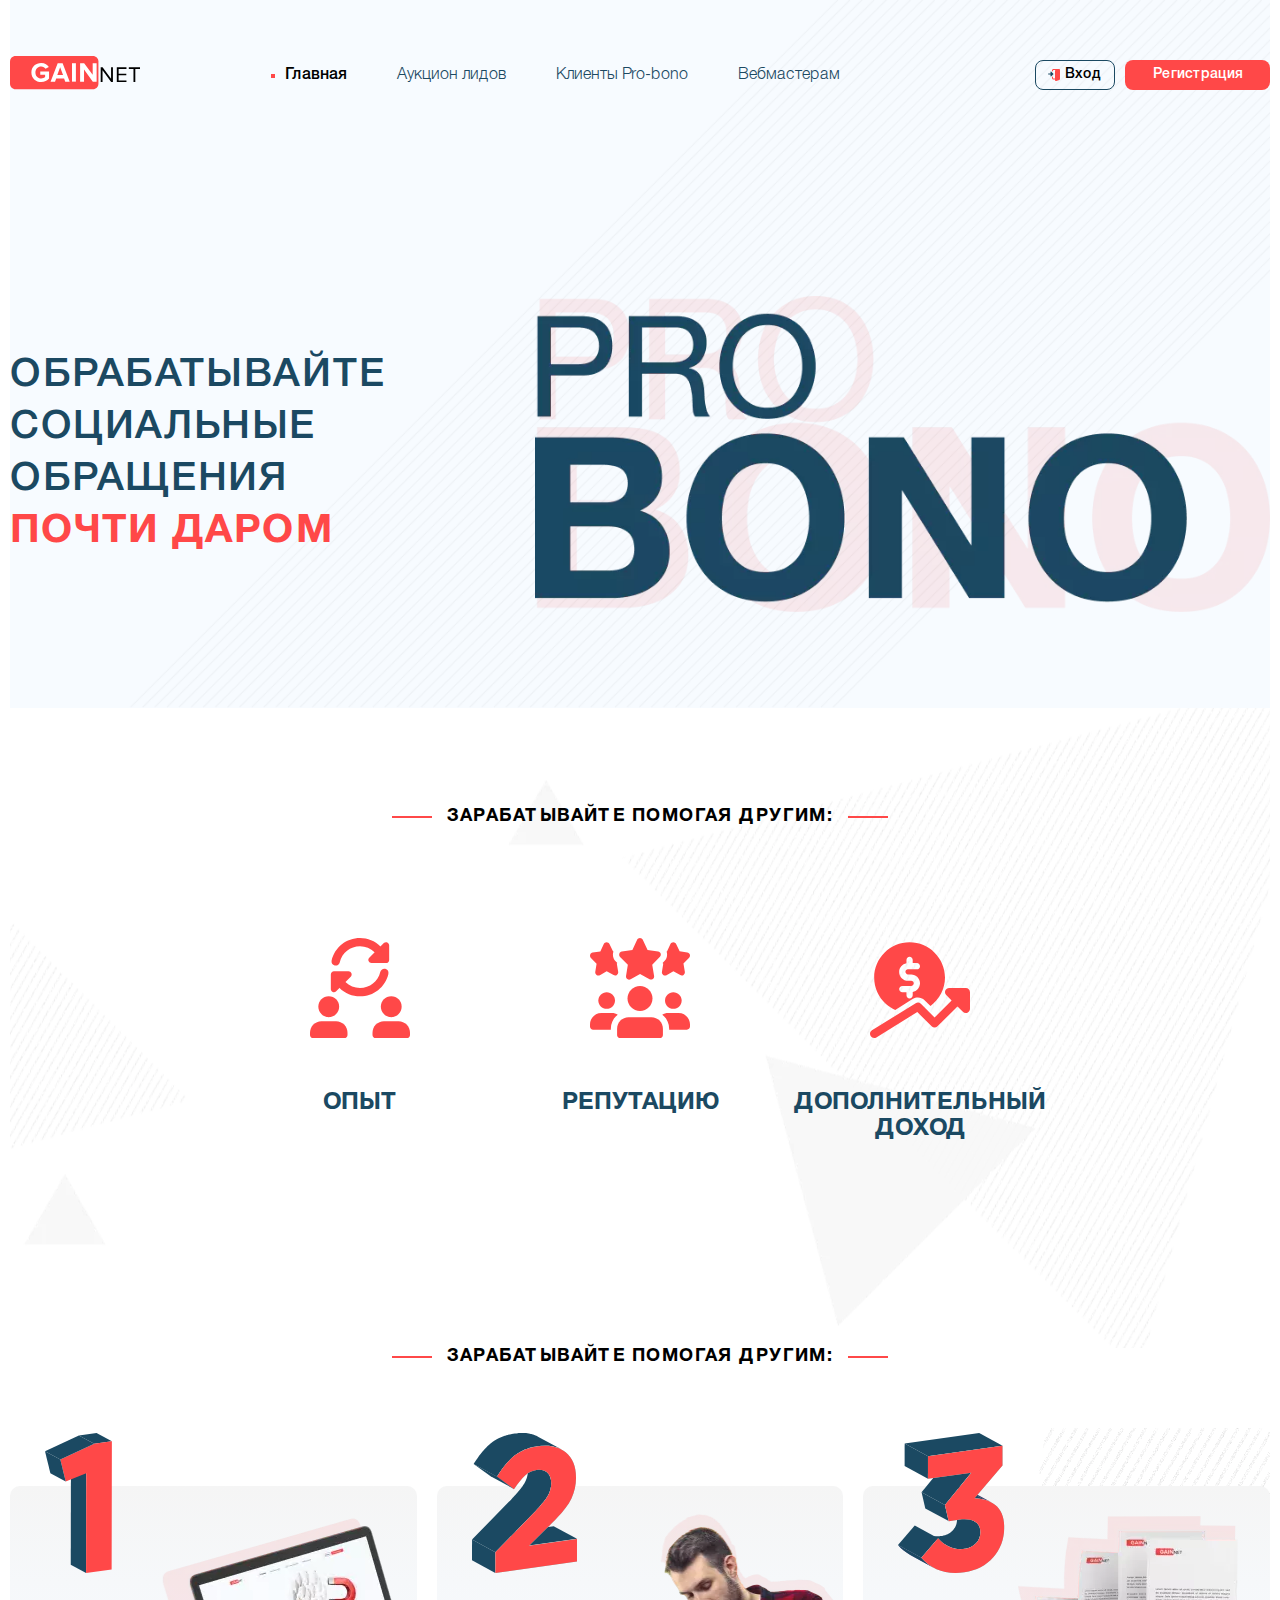
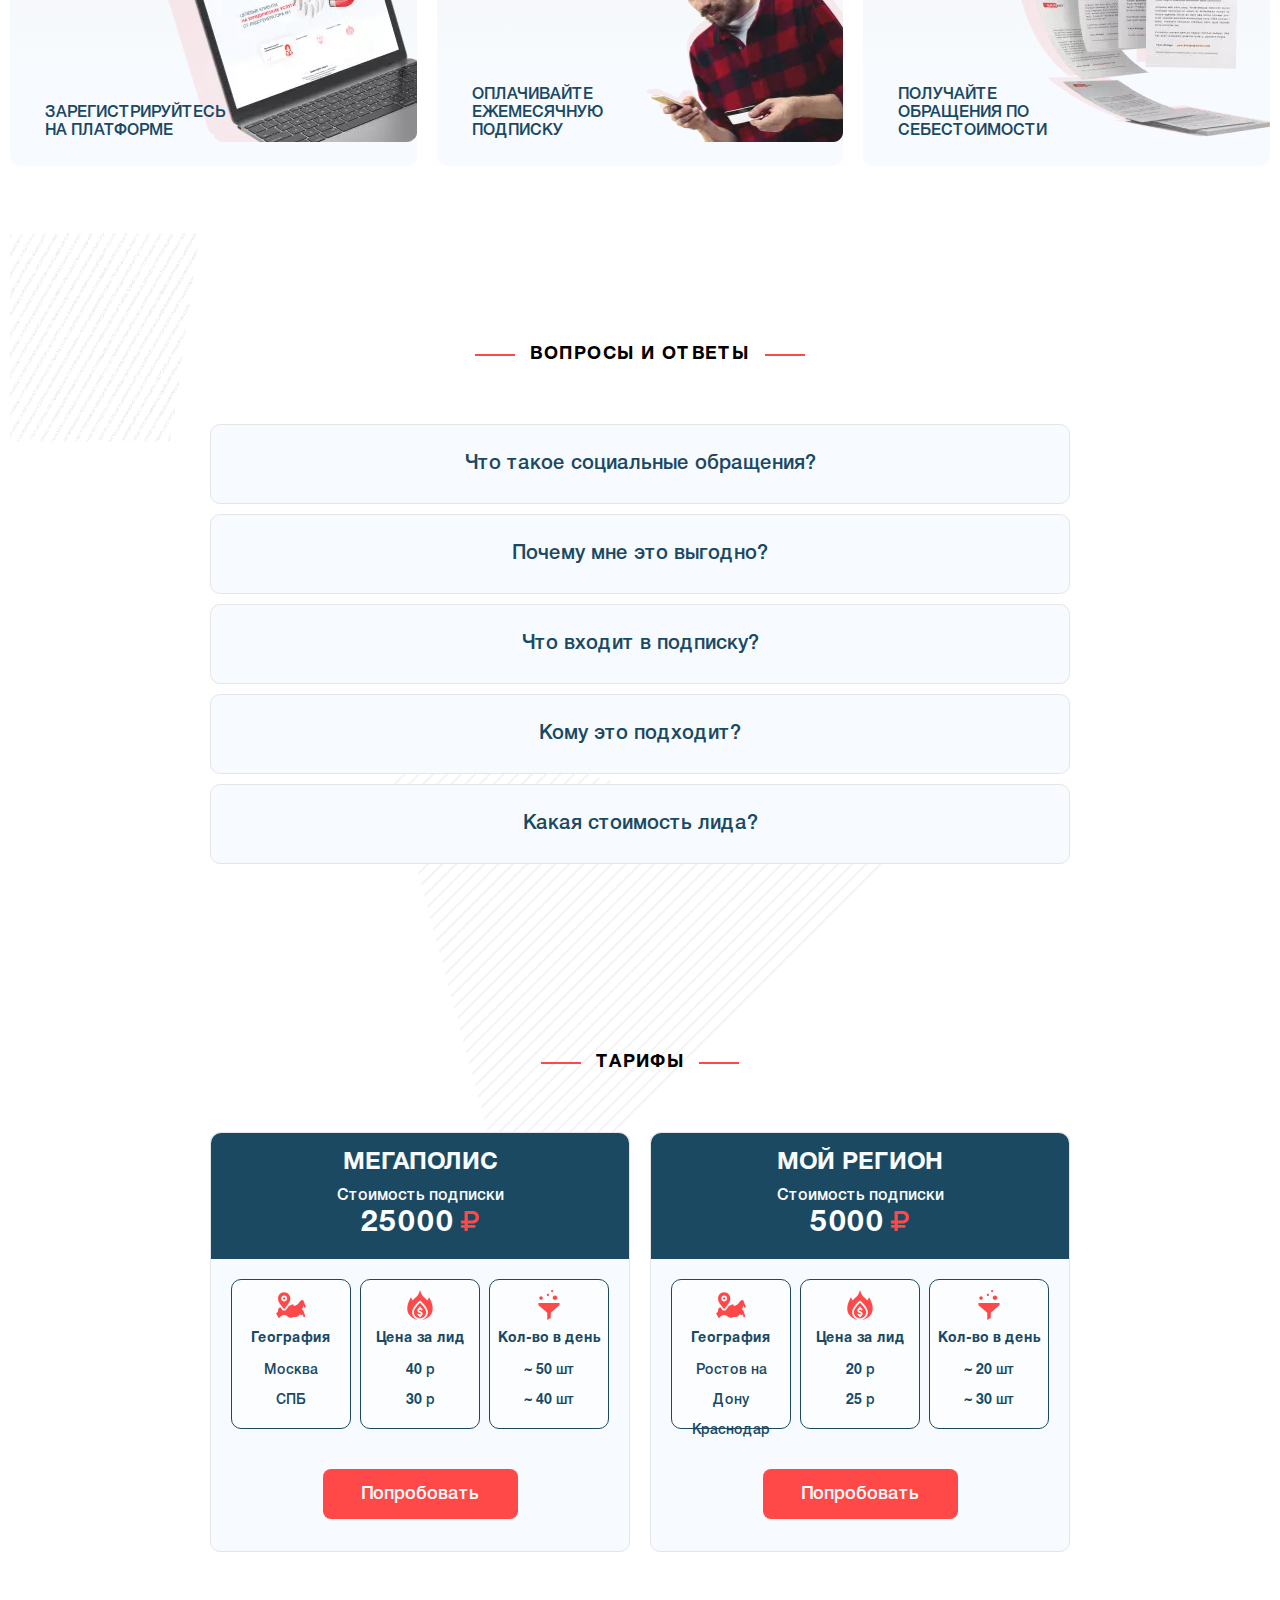
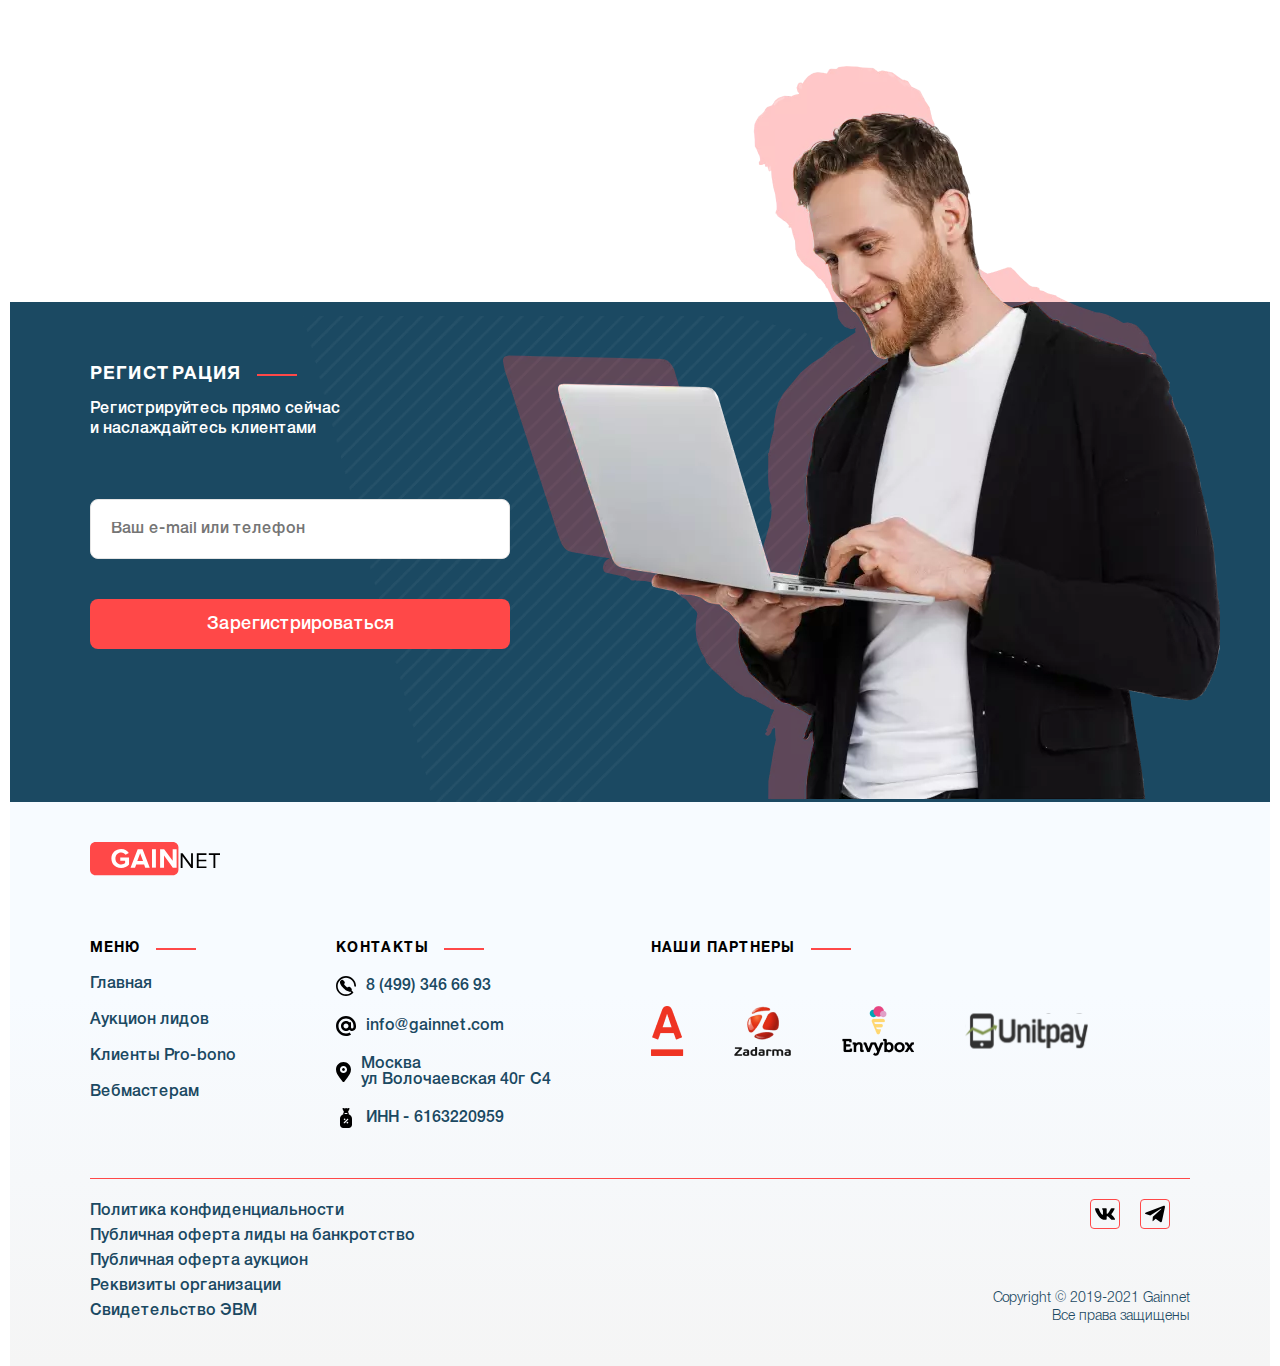
<file: pro-bono.html>
<!DOCTYPE html>
<html lang="ru">
<head>
    <meta charset="UTF-8">
    <meta http-equiv="X-UA-Compatible" content="IE=edge">
    <meta name="viewport" content="width=device-width, initial-scale=1.0">
    <meta name="keywords" content="ПОКУПАЙТЕ ЭКСКЛЮЗИВНЫЕ ЮРИДИЧЕСКИЕ ЛИДЫ В УМНОМ АУКЦИОНЕ" />
    <meta property="og:title" content="Обрабатывайте социальные обращения почти даром"/>
    <meta property="og:url" content="https://landing.ru/" />
    <meta property="og:image" content="https://landing.ru/images/pro-bono.webp"/>
    <meta property="og:image:width" content="930"/>
    <meta property="og:image:height" content="730"/>
    <meta property="og:description" content="ПОбрабатывайте социальные обращения почти даром"/>
    <meta property="og:site_name" content="Gainnet:ЦЕЛЕВЫЕ КЛИЕНТЫ НА ЮРИДИЧЕСКИЕ УСЛУГИ ОТ ЛИДОГЕНЕРАТОРА №1"/>
    <title>PRO-BONO</title>
    <link rel="stylesheet" href="css/style.css">
</head>
<body>
    <div class="wrapper">
        <div class="bg-wrapper">
            <!-- header -->
            <header class="header-wrapper">
                <div class="header">
                <div class="logo">
                    <img class="logo__img" src="./images/logo.svg" alt="gainet">
                </div>
                <div class="menu-overlay-hidden">
                <div class="menu-wrapper">
                    <div class="mobile-mebu__title-wrapper">
                        <span class="mobile-mebu__title">Меню</span>
                        <button class="close-btn"><img class="close-btn__img" src="./images/icons/close.svg" alt="close"></button>
                    </div>
                    <nav class="menu" role="navigation">
                        <ul>
                            <li class="menu__item active" ><a class="menu__item__link" href="/index.html" title="Главная">Главная</a></li>
                            <li class="menu__item"><a class="menu__item__link" href="/auction.html" title="Аукцион лидов">Аукцион лидов</a></li>
                            <li class="menu__item"><a class="menu__item__link" href="#" title="Клиенты Pro-bono">Клиенты Pro-bono</a></li>
                            <li class="menu__item"><a class="menu__item__link" href="#" title="Вебмастерам">Вебмастерам</a></li>
                            <!-- login button mobile -->
                            <button class="login-btn__menu" id="login-btn-menu">
                                <img class="login-btn-menu-img" src="./images/icons/enter.svg" alt="вход">
                                <span class="btn__text__menu">Вход</span>
                            </button>
                            <button class="registrations-btn__menu" id="registrations-btn-menu ">
                                <span class="btn__text__menu">Регистрация</span>
                            </button>
                        </ul>
                    </nav>
                </div>
            </div>
                <div class="login-wrapper">
                    <div class="login-content">
                        <div class="mobile-btn-wrapper">
                            <button class="mobile-btn"><img class="mobile-btn__img" src="./images/icons/menu.svg" alt=""></button>
                        </div>
                    <button class="login-btn" id="login-btn">
                        <img class="login-btn-img" src="./images/icons/enter.svg" alt="вход">
                        <img class="btn-img hidden" src="./images/icons/enter-icons.svg" alt="вход">
                        <span class="btn__text">Вход</span>
                    </button>
                    <!-- sub-mebu вход-->
                    <ul class="login-sub-menu" id="login-sub-menu">
                        <li class="login__menu__item"><a class="login__menu__item__link login-sub-menu__link" href="#" title="Аукцион лидов">Аукцион лидов</a></li>
                        <li class="login__menu__item"><a class="login__menu__item__link login-sub-menu__link" href="#" title="Клиенты">Клиенты Pro-bono</a></li>
                    </ul>
                    <!-- sub-mebu регистрация-->
                    <ul class="login__menu">
                        <li class="login__menu__item"><a class="login__menu__item__link" href="#" title="Аукцион лидов">Аукцион лидов</a></li>
                        <li class="login__menu__item"><a class="login__menu__item__link" href="#" title="Клиенты">Клиенты Pro-bono</a></li>
                    </ul>
                    </div>
                    <button class="registrations-btn" id="registrations">
                        <img class="registrations-btn-img hidden" src="./images/icons/reg-icons.svg" alt="вход">
                        <span class="btn__text">Регистрация</span></button>
                </div>
            </div>
            </header>
            <!-- end header -->
           
            <section class="screen auction-screen pro-bono-screen ">
                <div class="auction-title-wrapper pro-bono-title-wrapper ">
                    <h1 class="title">
                        Обрабатывайте <br>
                        социальные <br>
                        обращения <br>
                        <span class="title-red">почти даром</span>
                    </h1>
                </div>
                <div class="pro-bono-bg"></div>
    
            </section>
    </div>
    <!-- section Зарабатывайте помогая другим:-->
    <section class="experience experience-auction experience-pro-bono">
        <div class="content ">
            <div class="center-block max-widht-none">
                <div class="center-block-content">
                    <div class="line"></div>
                    <h2 class="center-block-title">Зарабатывайте помогая другим:</h2>
                    <div class="line"></div>
                </div>
            </div>
            <div class="info pro-bobo-info">
                <div class="info__item pro-bobo-info__item">
                    <img class="info__img experience__img" src="./images/switch.svg" alt="">
                    <div class="info__text pro-bobo-text">опыт</div>
                </div>
                <div class="info__item pro-bobo-info__item">
                    <img class="info__img experience__img" src="./images/employees.svg "alt="">
                    <div class="info__text pro-bobo-text">репутацию</div>
                </div>
                <div class="info__item pro-bobo-info__item">
                    <img class="info__img experience__img" src="./images/growth.svg" alt="">
                    <div class="info__text pro-bobo-text">дополнительный <br>доход</div>
                </div>
            </div>
        </div>
    </section>
    <!-- end section Зарабатывайте помогая другим:-->
<div class="bg-faq">
    <!-- section Как это работает-->
    <section class="how-it-works">
            <div class="center-block max-widht-none">
                <div class="center-block-content">
                    <div class="line"></div>
                    <h2 class="center-block-title">Зарабатывайте помогая другим:</h2>
                    <div class="line"></div>
                </div>
            </div>
            <div class="how-it-works__content">
                <div class="how-it-works__content__item how-it-works__content__item-bg-1">
                    <div class="how-it-works__content__item__number">
                        <img class="how-it-works__content__item__number-img-1" src="./images/1.svg" alt="1">
                    </div>
                    <div class="how-it-works__content__item__title">Зарегистрируйтесь на платформе</div>
                </div>
                <div class="how-it-works__content__item how-it-works__content__item-bg-2">
                    <div class="how-it-works__content__item__number">
                        <img class="how-it-works__content__item__number-img-2" src="./images/2.svg" alt="2">
                    </div>
                    <div class="how-it-works__content__item__title">Оплачивайте ежемесячную подписку</div>
                </div>
                <div class="how-it-works__content__item how-it-works__content__item-bg-3">
                    <div class="how-it-works__content__item__number">
                        <img class="how-it-works__content__item__number-img-3" src="./images/3.svg" alt="3">
                    </div>
                    <div class="how-it-works__content__item__title">Получайте обращения по себестоимости</div>
                </div>
            </div>
    </section>
    <!-- end section Как это работает-->

    <!-- section FAQ-->
    <section class="faq">
        <div class="faq-content">
            <div class="center-block max-widht-none">
                <div class="center-block-content">
                    <div class="line"></div>
                    <h2 class="center-block-title">Вопросы и ответы</h2>
                    <div class="line"></div>
                </div>
            </div>
            <div class="faq-content__item mt-60">
                <div class="faq-content__item__title">Что такое социальные обращения?</div>
                <div class="faq-content__item__text-wrapper">
                <div class="faq-content__item__text">
                    Это обращения граждан с целевых юридических ресурсов, но справочного характера, не имеющие юридического решения здесь и сейчас 
            </div>
            </div>
            <div class="faq-content__item">
                <div class="faq-content__item__title">Почему мне это выгодно?</div>
                <div class="faq-content__item__text-wrapper">
                <div class="faq-content__item__text">
                    Помогая решить вопрос справочного характера, вы зарабатываете положительную репутацию и дополнительный доход, в случае, если с этим клиентом наступает юридическая ситуация
                </div>
            </div>
            </div>
            <div class="faq-content__item">
                <div class="faq-content__item__title">Что входит в подписку?</div>
                <div class="faq-content__item__text-wrapper">
                <div class="faq-content__item__text">
                    Эксклюзивный доступ к платформе и гарантированное минимальное кол-во лидов в месяц согласно выбранному тарифу
                </div>
            </div>
            </div>
            <div class="faq-content__item">
                <div class="faq-content__item__title">Кому это подходит?</div>
                <div class="faq-content__item__text-wrapper">
                <div class="faq-content__item__text">
                    Всем участникам юридического рынка, кто заинтересован в дополнительном трафике
                </div>
            </div>
            </div>
            <div class="faq-content__item">
                <div class="faq-content__item__title">Какая стоимость лида?</div>
                <div class="faq-content__item__text-wrapper">
                <div class="faq-content__item__text">
                    Цена зависит от тарифного плана и выбранного региона
                </div>
            </div>
            </div>
        </div>
    </section>
    <!-- end section FAQ-->

    <!-- section Тарифы -->
     <section class="rates">
        <div class="center-block max-widht-none">
            <div class="center-block-content">
                <div class="line"></div>
                <h2 class="center-block-title">тарифы</h2>
                <div class="line"></div>
            </div>
        </div>
        <div class="rates__content">
            <!-- Мегаполис -->
            <div class="rates__content__item" itemscope itemtype="http://schema.org/Product">
                <div class="rates__content__item__titile-wrapper">
                    <h4 class="rates__content__item__titile" itemprop="name">Мегаполис</h4>
                    <div class="rates__content__item__price-wrapper" itemprop="offers" itemscope itemtype="http://schema.org/Offer">
                        <span itemprop="description">Стоимость подписки</span>
                        <span class="rates__content__item__price" itemprop="price">25000<img  class="rates__content__item__price__img" src="./images/icons/ruble-currency-sign.svg" alt="руб"  ></span>
                        <meta itemprop="priceCurrency" content="RUB">
                    </div>
                </div>
                <div class="rates__content__item__info">
                    <div class="rates__content__item__info__item">
                        <div class="ates__content__item__info__item__img">
                            <img src="./images/icons/map.svg" alt="">
                        </div>
                        <div class="rates__content__item__info__item__title">География</div>
                        <div class="rates__content__item__info__item__text">Москва</div>
                        <div class="rates__content__item__info__item__text">СПБ</div>
                    </div>
                    <div class="rates__content__item__info__item">
                        <div class="ates__content__item__info__item__img">
                            <img src="./images/icons/price-lid.svg" alt="">
                        </div>
                        <div class="rates__content__item__info__item__title">Цена за лид</div>
                        <div class="rates__content__item__info__item__text"><span>40</span> р</div>
                        <div class="rates__content__item__info__item__text"><span>30</span> р</div>
                    </div>
                    <div class="rates__content__item__info__item">
                        <div class="ates__content__item__info__item__img">
                            <img src="./images/icons/col.svg" alt="">
                        </div>
                        <div class="rates__content__item__info__item__title">Кол-во в день</div>
                        <div class="rates__content__item__info__item__text"><span>~ 50 </span> шт</div>
                        <div class="rates__content__item__info__item__text"><span>~ 40 </span> шт</div>
                    </div>
                </div>
                <div class=" rates-btn-wrapper">
                    <button class="rates-btn"><a href="#" class="rates-btn__link">Попробовать</a></button>
                </div>
            </div>
            <!-- Мой регион -->
            <div class="rates__content__item" itemscope itemtype="http://schema.org/Product">
                <div class="rates__content__item__titile-wrapper" >
                    <h4 class="rates__content__item__titile" itemprop="name">мой регион</h4>
                    <div class="rates__content__item__price-wrapper" itemprop="offers" itemscope itemtype="http://schema.org/Offer">
                        <span itemprop="description">Стоимость подписки</span>
                        <span class="rates__content__item__price" itemprop="price">5000<img  class="rates__content__item__price__img" src="./images/icons/ruble-currency-sign.svg" alt="руб"></span>
                        <meta itemprop="priceCurrency" content="RUB">
                    </div>
                </div>
                <div class="rates__content__item__info">
                    <div class="rates__content__item__info__item">
                        <div class="ates__content__item__info__item__img">
                            <img src="./images/icons/map.svg" alt="">
                        </div>
                        <div class="rates__content__item__info__item__title">География</div>
                        <div class="rates__content__item__info__item__text">Ростов на Дону</div>
                        <div class="rates__content__item__info__item__text">Краснодар</div>
                    </div>
                    <div class="rates__content__item__info__item">
                        <div class="ates__content__item__info__item__img">
                            <img src="./images/icons/price-lid.svg" alt="">
                        </div>
                        <div class="rates__content__item__info__item__title">Цена за лид</div>
                        <div class="rates__content__item__info__item__text"><span>20</span> р</div>
                        <div class="rates__content__item__info__item__text"><span>25</span> р</div>
                    </div>
                    <div class="rates__content__item__info__item">
                        <div class="ates__content__item__info__item__img">
                            <img src="./images/icons/col.svg" alt="">
                        </div>
                        <div class="rates__content__item__info__item__title">Кол-во в день</div>
                        <div class="rates__content__item__info__item__text"><span>~ 20 </span> шт</div>
                        <div class="rates__content__item__info__item__text"><span>~ 30 </span> шт</div>
                    </div>
                </div>
                <div class=" rates-btn-wrapper">
                    <button class="rates-btn"><a href="#" class="rates-btn__link">Попробовать</a></button>
                </div>
            </div>
        </div>
     </section>
    </div>
     <!-- end section Тарифы -->
      <!-- section form -->
    <section class="big-form-wrapper">
        <div class="content pb-0">
            <div class="big-form-content">
                <div class="center-block text-left m-0">
                    <div class="center-block-content justify-content-start">
                        <h2 class="center-block-title text-white">регистрация</h2>
                        <div class="line"></div>
                    </div>
                    <div class="center-block-text text-white">
                        Регистрируйтесь прямо сейчас <br> и наслаждайтесь клиентами
                    </div>
                </div>
                <form action="#" class="big-form validate">
                    <div class="big-form__input-wrapper">
                        <input type="tel" class="big-form__input"  name="tel" placeholder="Ваш e-mail или телефон" >
                    </div>
                    <div class="big-form__btn-wrapper">
                        <button class="big-form__btn ">Зарегистрироваться</button>
                    </div>
                </form>
                <div class="big-form-bg"></div>
            </div>
        </div>
    </section>
    <!-- end section form -->
<!-- Footer -->
<footer class="footer">
    <div class="content pb-0">
        <div class="footer__logo">
            <img src="./images/logo.svg" alt="gainet" itemprop="name">
        </div>
        <div class="footer-content">
            <div class="footer-item">
                <div class="footer-item__title-wrapper">
                    <h4 class="footer-item__title">Меню</h4>
                    <div class="line"></div>
                </div>
                    <ul class="footer-menu">
                        <a href="#" class="footer-menu__link">Главная</a>
                        <a href="#" class="footer-menu__link">Аукцион лидов</a>
                        <a href="#" class="footer-menu__link">Клиенты Pro-bono</a>
                        <a href="#" class="footer-menu__link">Вебмастерам</a>
                    </ul>
                
            </div>
            <div class="footer-item" itemscope itemtype="http://schema.org/Organization">
                <div class="footer-item__title-wrapper">
                    <h4 class="footer-item__title" itemprop="name">контакты</h4>
                    <div class="line"></div>
                </div>
                    <ul class="footer-menu" itemprop="address" itemscope itemtype="http://schema.org/PostalAddress">
                        <a href="tel:8 (499) 346 66 93" class="footer-menu__link" ><img class="footer-menu__link__img" src="./images/icons/tel.svg" alt=""> <span itemprop="telephone">8 (499) 346 66 93</span></a>
                        <a href="info@gainnet.com" class="footer-menu__link" ><img class="footer-menu__link__img" src="./images/icons/mail.svg" alt=""><span itemprop="email">info@gainnet.com</span></a>
                        <span class="footer-menu__link" itemprop="streetAddress"><img class="footer-menu__link__img" src="./images/icons/point.svg" alt="">Москва <br>ул Волочаевская 40г С4</span>
                        <span class="footer-menu__link"><img class="footer-menu__link__img" src="./images/icons/bag.svg" alt="">ИНН - 6163220959</span>
                    </ul>
                
            </div>
            <div class="footer-item">
                <div class="footer-item__title-wrapper">
                    <h4 class="footer-item__title">наши партнеры</h4>
                    <div class="line"></div>
                </div>
                   <div class="footer-partners">
                       <div class="footer-partners__item">
                       <img src="./images/Alfa-bank-1.png" alt="" class="footer-parthers__img">
                       <img src="./images/zadarma.png" alt="" class="footer-parthers__img">
                       </div>
                       <div class="footer-partners__item">
                       <img src="./images/orig.png" alt="" class="footer-parthers__img">
                       <img src="./images/Unitpay-1.svg" alt="" class="footer-parthers__img">
                        </div>
                   </div>
                
            </div>
        </div>
        <div class="footer-bottom">
            <div class="footer-bottom-menu">
                <a href="#" class="footer-bottom-menu__link">Политика конфиденциальности </a>
                <a href="#" class="footer-bottom-menu__link">Публичная оферта лиды на банкротство </a>
                <a href="#" class="footer-bottom-menu__link">Публичная оферта аукцион</a>
                <a href="#" class="footer-bottom-menu__link" id="link-click">Реквизиты организации</a>
                <a href="#" class="footer-bottom-menu__link"> Свидетельство ЭВМ</a>
            </div>
            <div class="social-network-wrapper">
                <div class="social-network">
                    <a href="#"><img class="social-network__img" src="./images/icons/vk.svg" alt=""></a>
                    <a href="#"><img class="social-network__img" src="./images/icons/telegram.svg" alt=""></a>

                </div>
                <div class="footer-bottom__text">Copyright © 2019-2021 Gainnet
                    Все права защищены </div>
            </div>
        </div>
    </div>
</footer>
    <!-- Modal registration-->
    <div class="overlay" id="overlay">
        <div class="modal-registration" id="modal-registration" >
            <div class="modal__btn-close-wrapper">
                <button class="modal__btn-close"><img src="./images/icons/close-modal.svg" alt=""></button>
            </div>
            <h4 class="modal-registration__title">Регистрация</h4>
            <div class="modal-registration-body">
            <div class ="modal__btn-wrapper">
                <button class="modal__btn modal__btn__active"><a href="#" class="modal__btn__link" title="Аукцион">Аукцион</a></button>
                <button class="modal__btn"><a href="#" class="modal__btn__link" title="Pro bon">Pro bon</a> </button>

            </div>
            <form action="#" class="modal-registration__form">
            <div class="modal-registration__input-wrapper">
                <input type="email" class="modal-registration__input" id="tel" placeholder="Ваш e-mail или телефон" >
            </div>
            <div class="modal-registration__btn-wrapper">
                <button class="modal-registration__btn ">Зарегистрироваться</button>
            </div>
        </form>
    </div>
        </div>
    
    <!-- Modal вход-->
        <div class="modal-registration" id="modal-entrance" >
            <div class="modal__btn-close-wrapper">
                <button class="modal__btn-close"><img src="./images/icons/close-modal.svg" alt=""></button>
            </div>
            <div class="modal-registration-body">
            <h4 class="modal-registration__title">Вход</h4>
            
            <div class ="modal__btn-wrapper">
                <button class="modal__btn modal__btn__active"><a href="#" class="modal__btn__link" title="Аукцион">Аукцион</a></button>
                <button class="modal__btn"><a href="#" class="modal__btn__link" title="Pro bon">Pro bon</a> </button>

            </div>
            <form action="#" class="modal-registration__form" id="modal-login-form">
            <div class="modal-registration__input-wrapper">
                <input type="tel" class="modal-registration__input modal-login__input"  placeholder="Ваш e-mail или телефон" > 
            </div>
            <div class="modal-registration__btn-wrapper">
                <button class="modal-registration__btn " id="modal-registration__btn ">Выслать код</button>
            </div>
        </form>
    </div>
        </div>
    
    <!-- Modal реквизиты -->
        <div class="pop-up" id="pop">
            <button class="pop-up__close-btn"><img src="./images/icons/close-modal.svg" alt=""></button>
            <div class="modal-registration-body">
            <div class="pop-up__header">
                Общество с ограниченной ответственностью <br>
                «Центр интернет заявок»
            </div>
            <div class="modal-body">
                Полное наименование: <br>
                Общество с ограниченной ответственностью «Центр интернет заявок»<br>
                Сокращенное наименование: ООО "Центр интернет заявок"<br>
                ИНН: 6163220959 <br>
                КПП: 616301001<br>
                ОГРН: 1206100032962<br>
                Юридический адрес: 344022, Ростовская область, г. Ростов-на-Дону, Кировский проспект, д. 55б, этаж 1<br>
                Директор: Параватов Владимир<br>
                р/с 40702810701830001670 <br>
                Банк: АО «АЛЬФА-БАНК» <br>
                БИК: 044525593 <br>
                к/с: 30101810200000000593<br>
                телефон: +7 966 740-25-24<br>
                E-mail: admin@gainnet.ru

            </div>
            </div>
        </div>
    </div>
    </div>
    <script src="./js/main.js"></script>
</body>
</html>
</file>
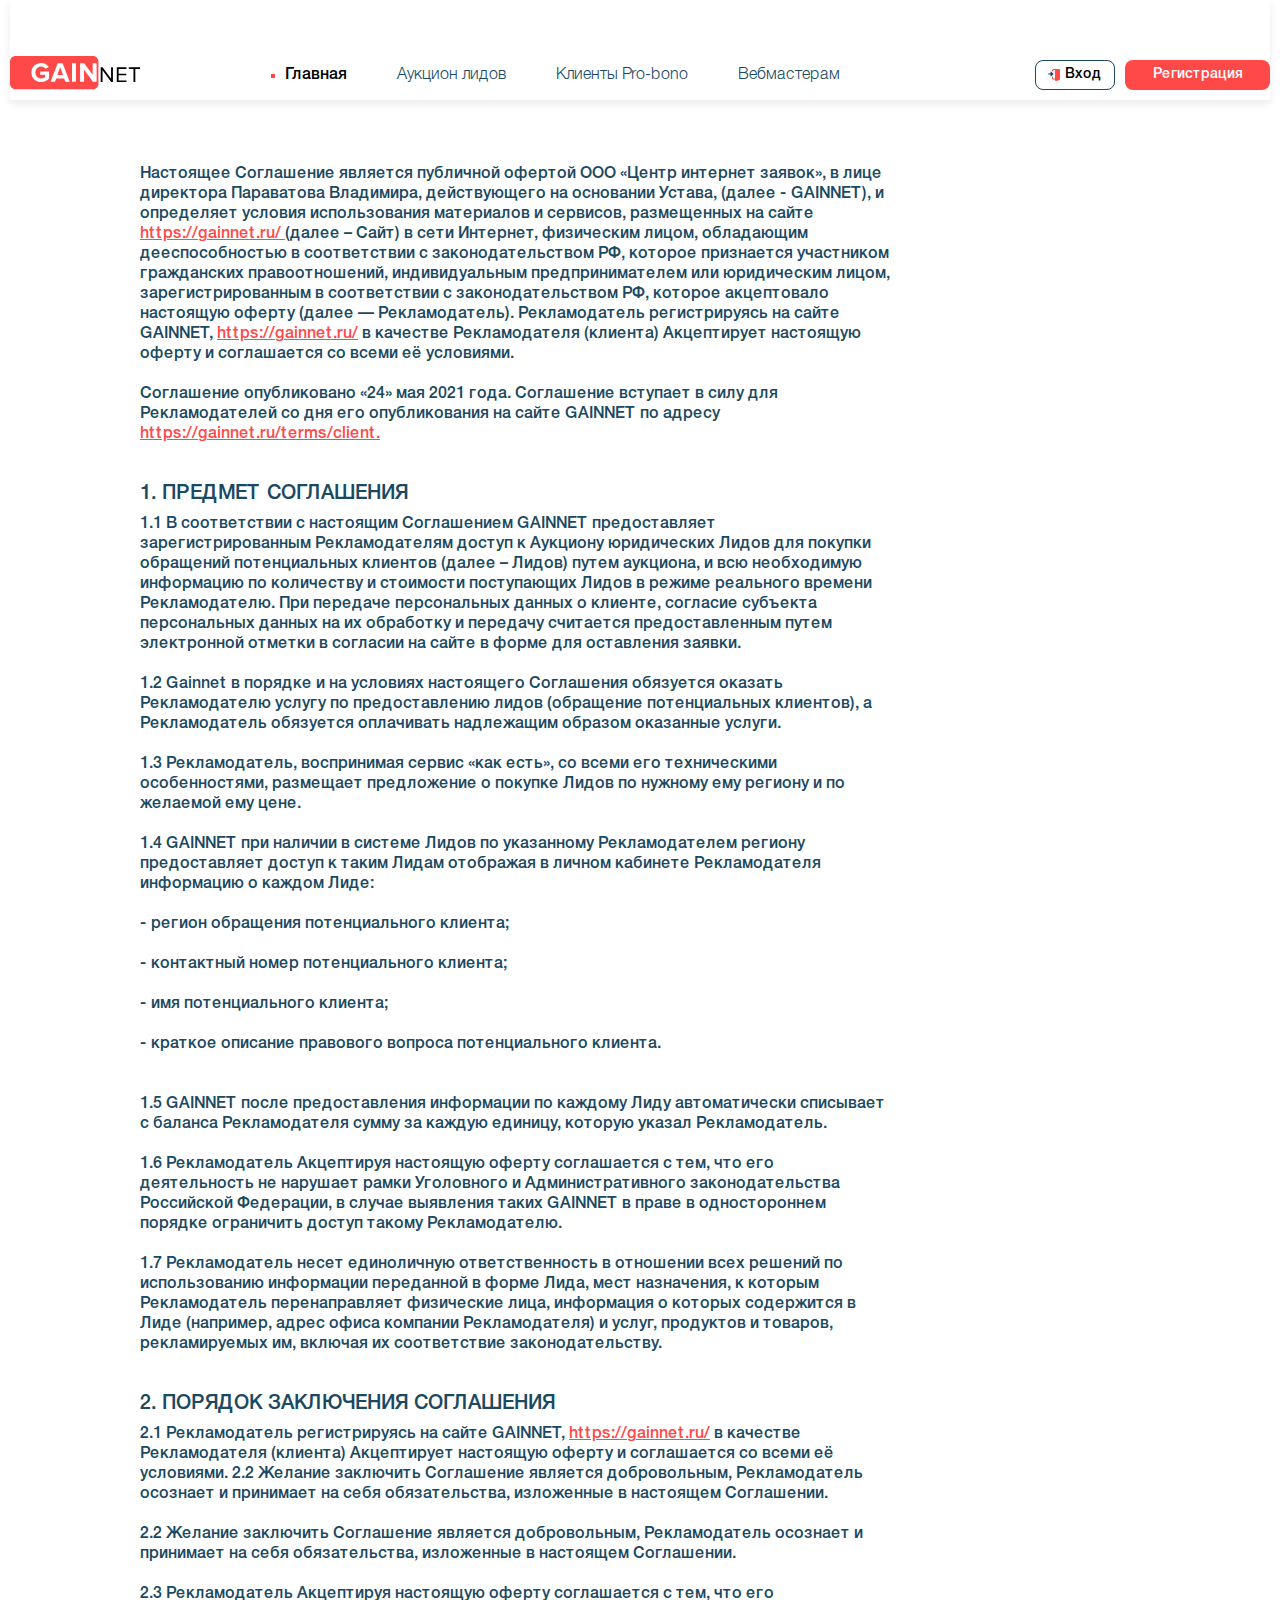
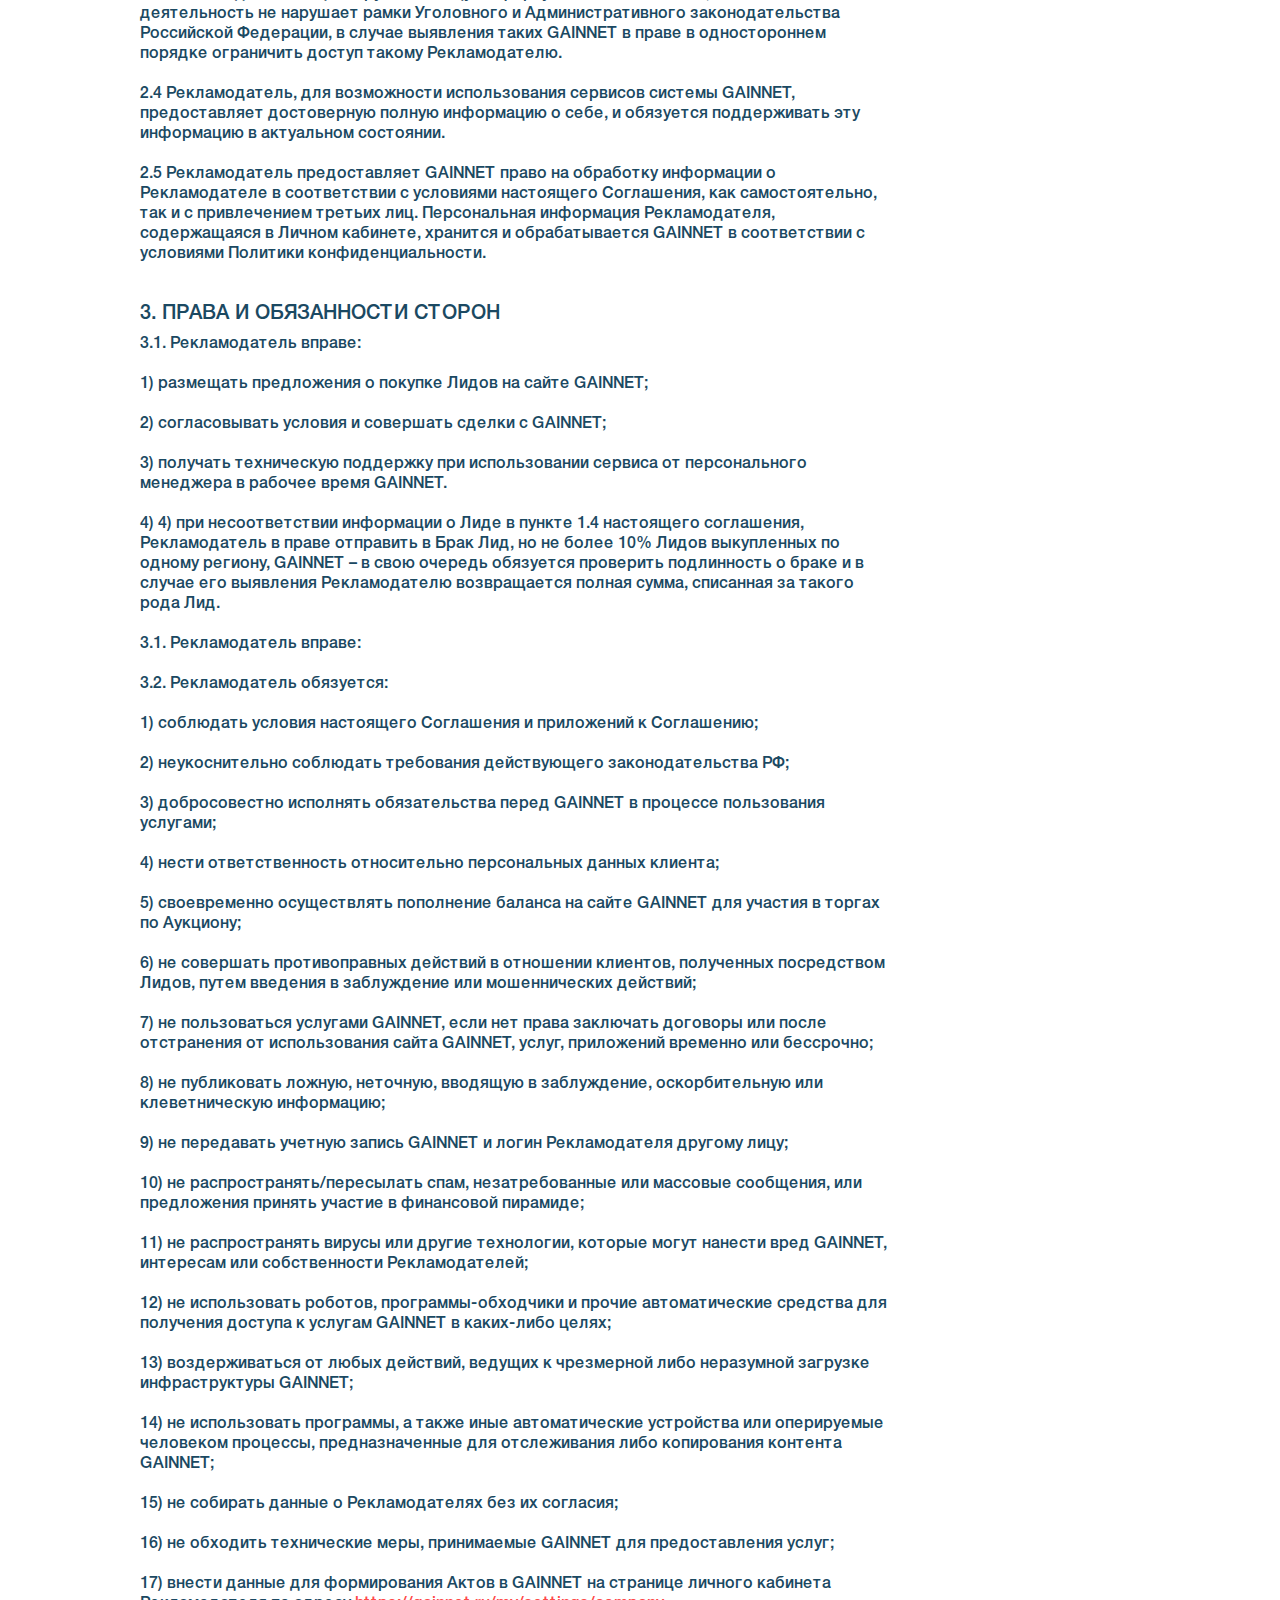
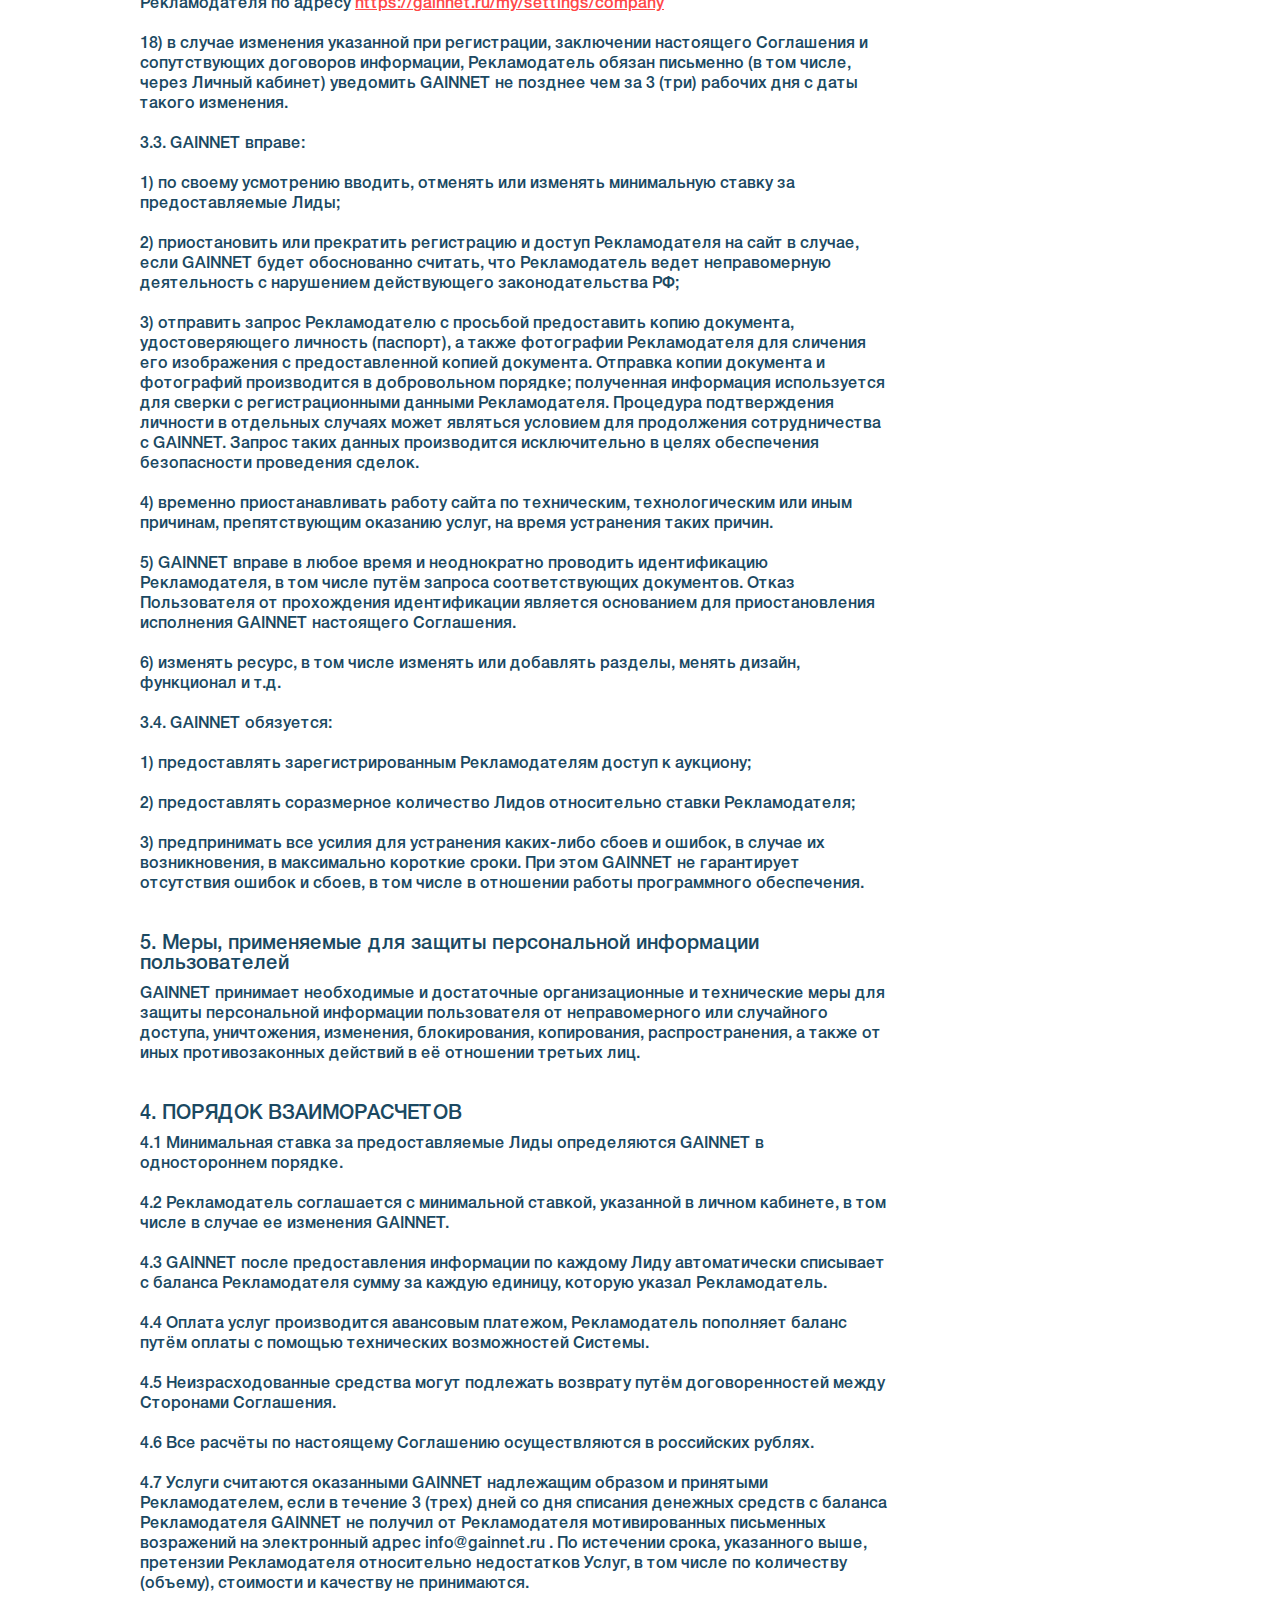
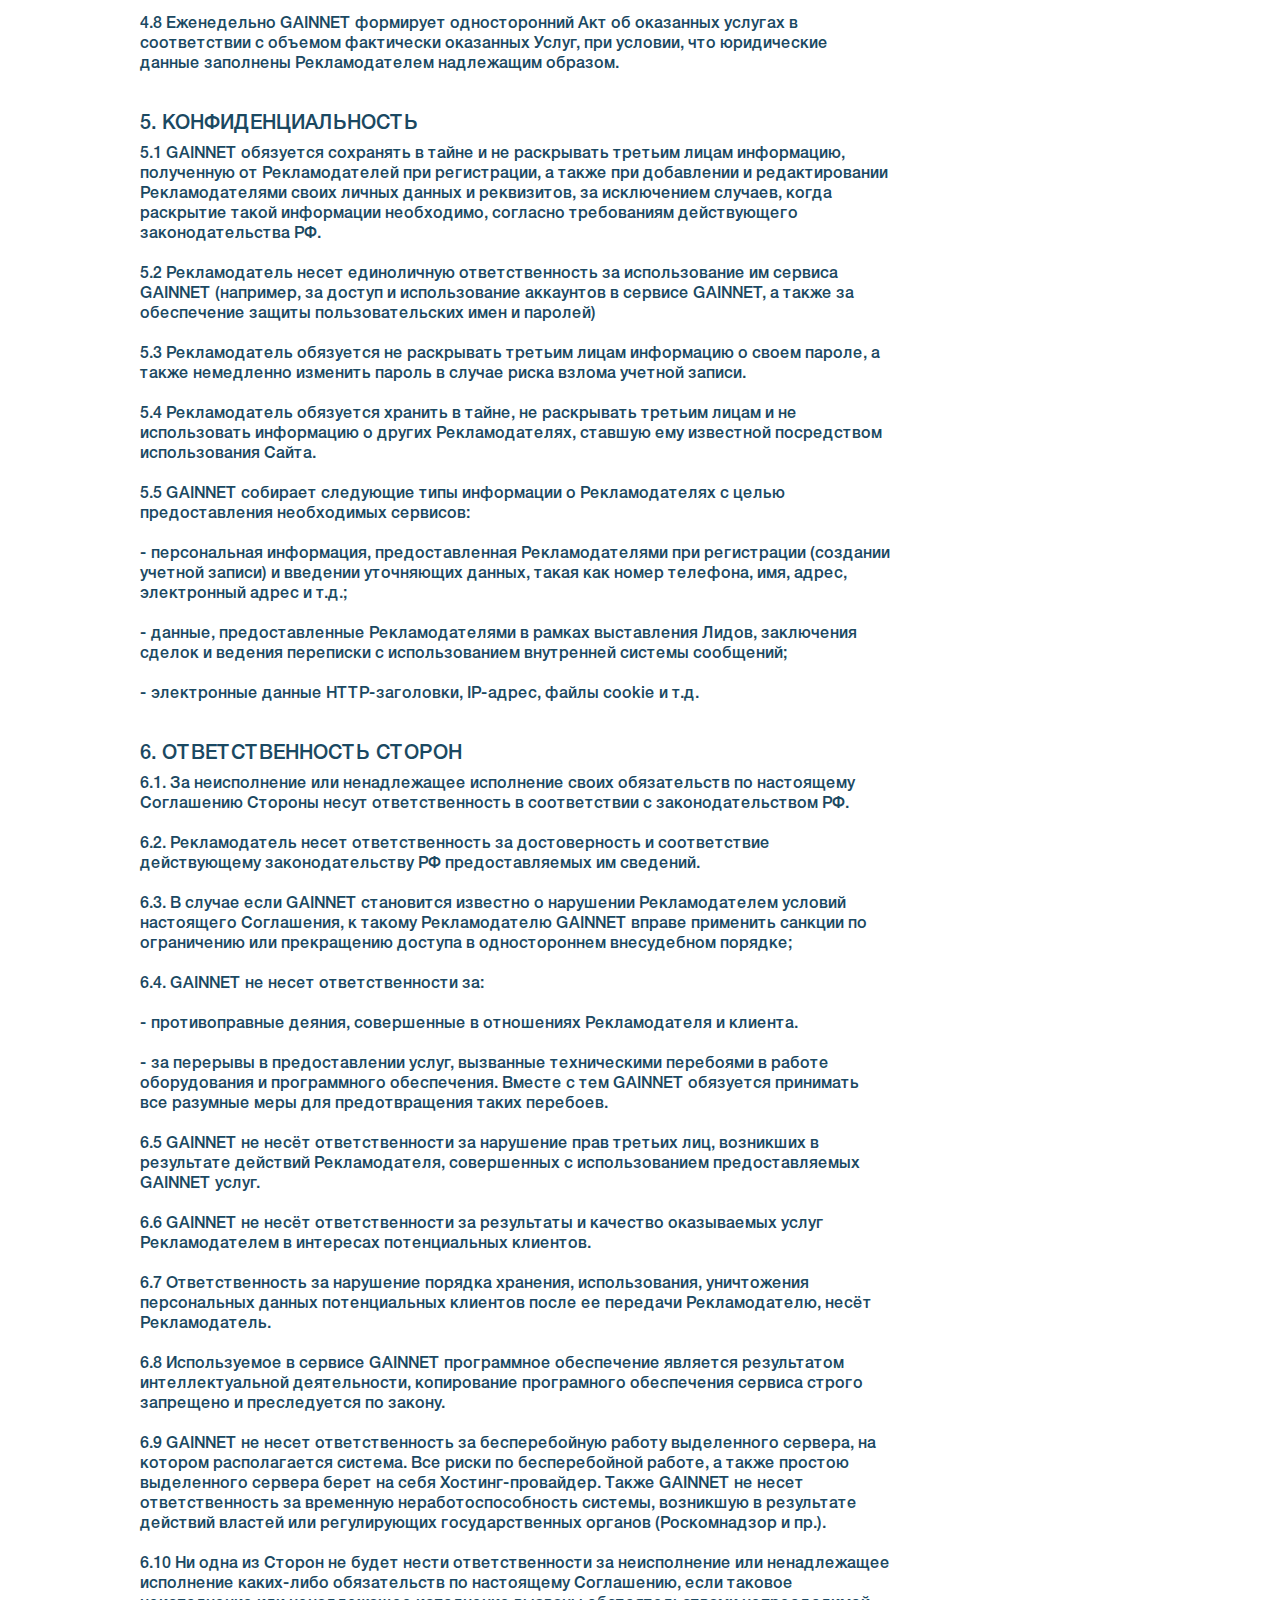
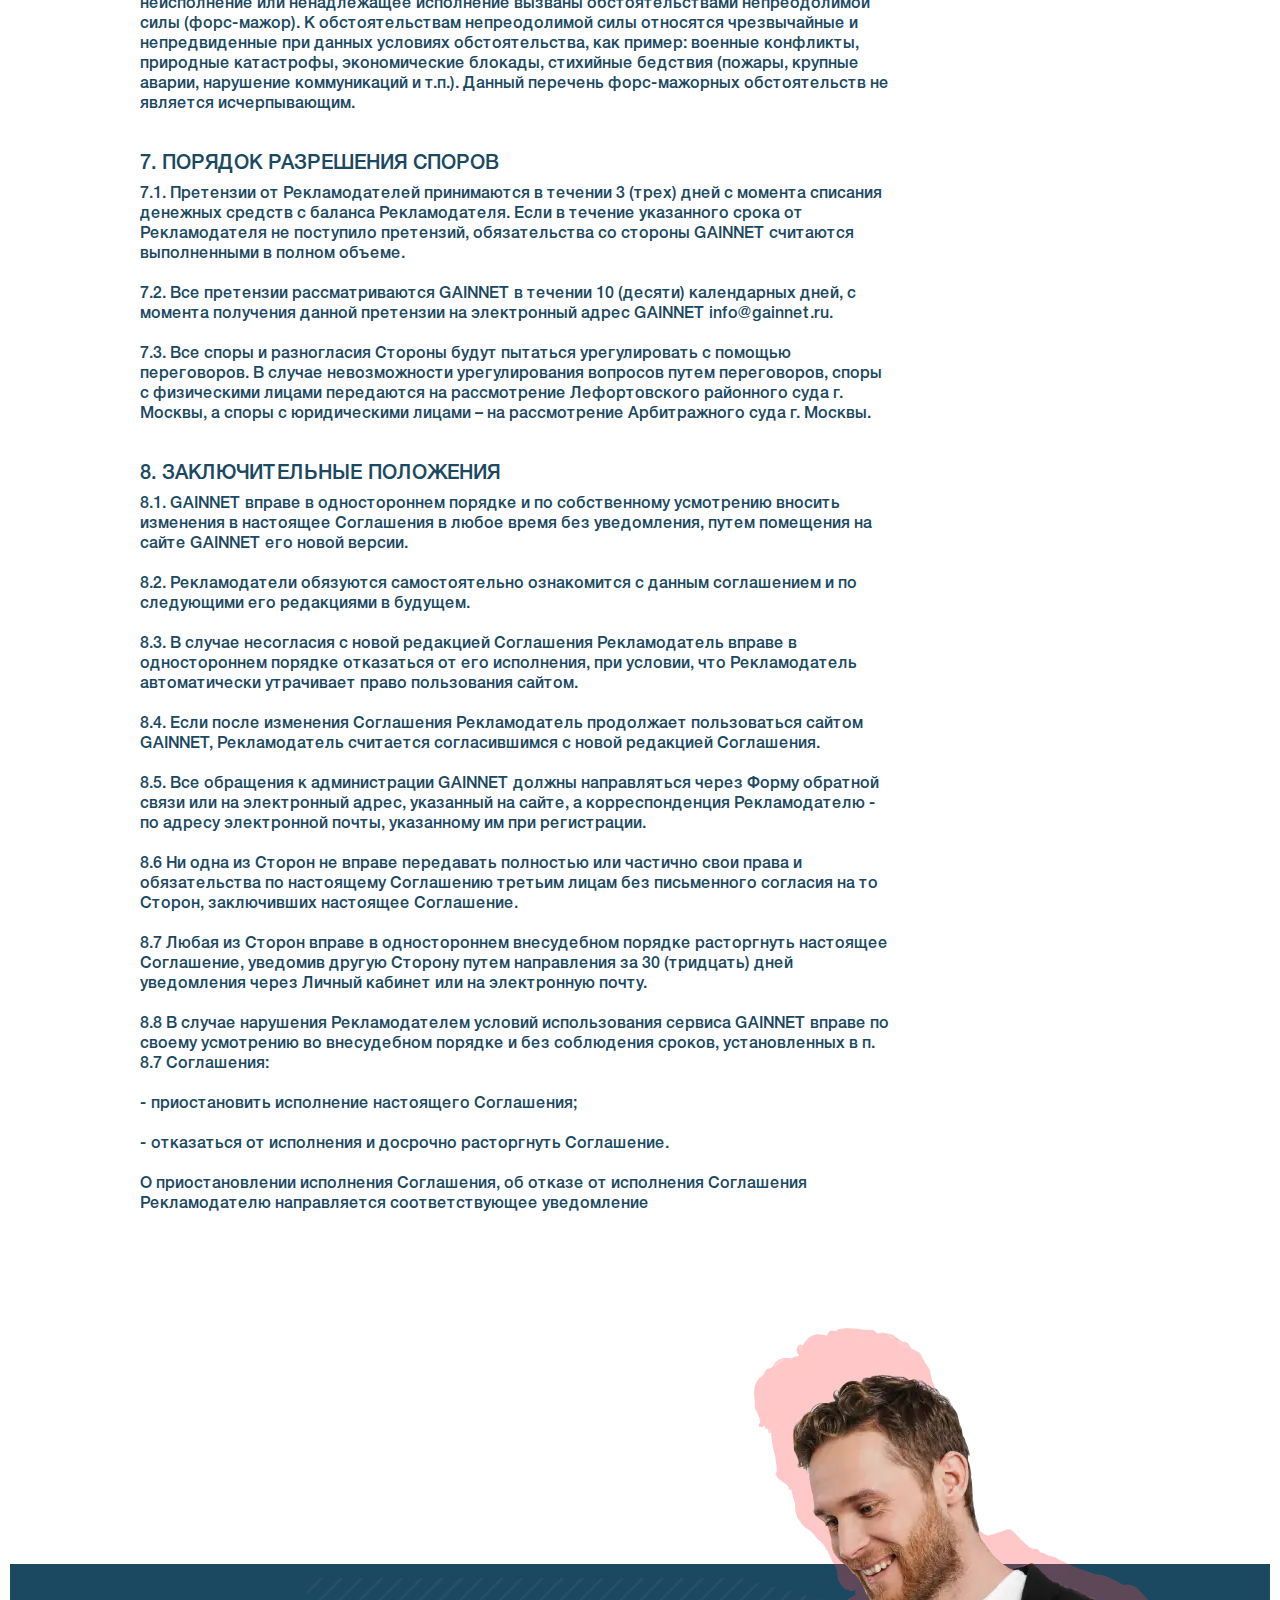
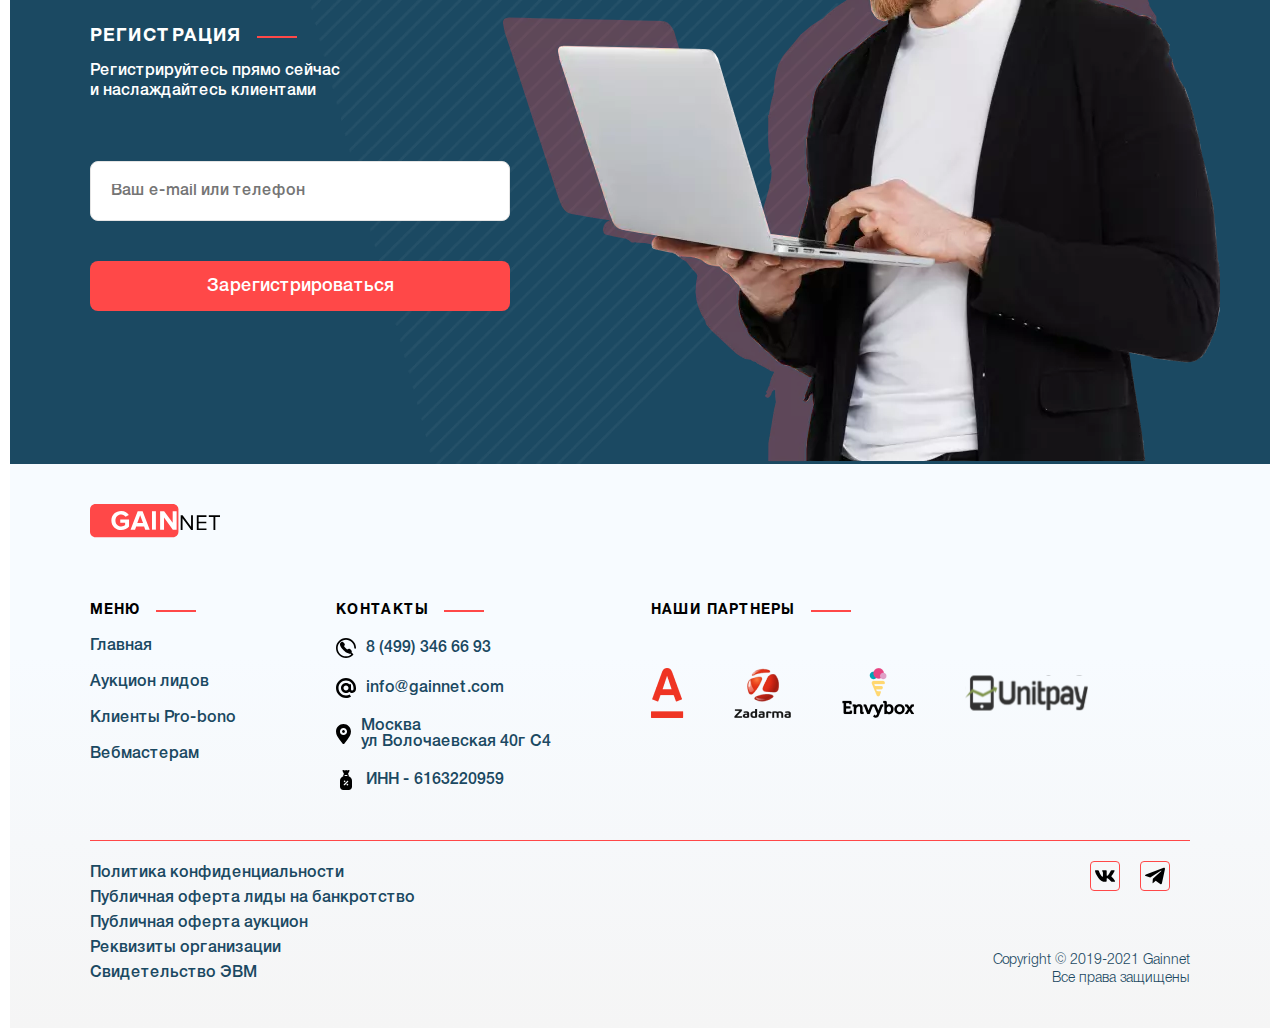
<file: public-offer.html>
<!DOCTYPE html>
<html lang="ru">
<head>
    <meta charset="UTF-8">
    <meta http-equiv="X-UA-Compatible" content="IE=edge">
    <meta name="viewport" content="width=device-width, initial-scale=1.0">
    <meta name="keywords" content="ПОКУПАЙТЕ ЭКСКЛЮЗИВНЫЕ ЮРИДИЧЕСКИЕ ЛИДЫ В УМНОМ АУКЦИОНЕ" />
    <meta property="og:title" content="Настоящее Соглашение является публичной офертой ООО «Центр интернет заявок» "/>
    <meta property="og:description" content="Настоящее Соглашение является публичной офертой ООО «Центр интернет заявок» "/>
    <meta property="og:site_name" content="Gainnet:ЦЕЛЕВЫЕ КЛИЕНТЫ НА ЮРИДИЧЕСКИЕ УСЛУГИ ОТ ЛИДОГЕНЕРАТОРА №1"/>
    <title>Настоящее Соглашение является публичной офертой ООО «Центр интернет заявок» </title>
    <link rel="stylesheet" href="css/style.css">
</head>
<body>
    <div class="wrapper">
        <!-- header -->
        <header class="header-wrapper box-shadow">
            <div class="header box-shadow__header" >
            <div class="logo">
                <img class="logo__img" src="./images/logo.svg" alt="gainet">
            </div>
            <div class="menu-overlay-hidden">
            <div class="menu-wrapper">
                <div class="mobile-mebu__title-wrapper">
                    <span class="mobile-mebu__title">Меню</span>
                    <button class="close-btn"><img class="close-btn__img" src="./images/icons/close.svg" alt="close"></button>
                </div>
                <nav class="menu" role="navigation">
                    <ul>
                        <li class="menu__item active" ><a class="menu__item__link" href="/index.html" title="Главная">Главная</a></li>
                        <li class="menu__item"><a class="menu__item__link" href="/auction.html" title="Аукцион лидов">Аукцион лидов</a></li>
                        <li class="menu__item"><a class="menu__item__link" href="/pro-bono.html" title="Клиенты Pro-bono">Клиенты Pro-bono</a></li>
                        <li class="menu__item"><a class="menu__item__link" href="#" title="Вебмастерам">Вебмастерам</a></li>
                        <!-- login button mobile -->
                        <button class="login-btn__menu" id="login-btn-menu">
                            <img class="login-btn-menu-img" src="./images/icons/enter.svg" alt="вход">
                            <span class="btn__text__menu">Вход</span>
                        </button>
                        <button class="registrations-btn__menu" id="registrations-btn-menu ">
                            <span class="btn__text__menu">Регистрация</span>
                        </button>
                    </ul>
                </nav>
            </div>
        </div>
            <div class="login-wrapper">
                <div class="login-content">
                    <div class="mobile-btn-wrapper">
                        <button class="mobile-btn"><img class="mobile-btn__img" src="./images/icons/menu.svg" alt=""></button>
                    </div>
                <button class="login-btn" id="login-btn">
                    <img class="login-btn-img" src="./images/icons/enter.svg" alt="вход">
                    <img class="btn-img hidden" src="./images/icons/enter-icons.svg" alt="вход">
                    <span class="btn__text">Вход</span>
                </button>
                <!-- sub-mebu вход-->
                <ul class="login-sub-menu" id="login-sub-menu">
                    <li class="login__menu__item"><a class="login__menu__item__link login-sub-menu__link" href="#" title="Аукцион лидов">Аукцион лидов</a></li>
                    <li class="login__menu__item"><a class="login__menu__item__link login-sub-menu__link" href="#" title="Клиенты">Клиенты Pro-bono</a></li>
                </ul>
                <!-- sub-mebu регистрация-->
                <ul class="login__menu">
                    <li class="login__menu__item"><a class="login__menu__item__link" href="#" title="Аукцион лидов">Аукцион лидов</a></li>
                    <li class="login__menu__item"><a class="login__menu__item__link" href="#" title="Клиенты">Клиенты Pro-bono</a></li>
                </ul>
                </div>
                <button class="registrations-btn" id="registrations">
                    <img class="registrations-btn-img hidden" src="./images/icons/reg-icons.svg" alt="вход">
                    <span class="btn__text">Регистрация</span></button>
            </div>
        </div>
        </header>
        <!-- end header -->
        <section class="private-politic">
            <div class="private-politic__item">
                <p class="private-politic__item__text">Настоящее Соглашение является публичной офертой ООО «Центр интернет заявок», в лице директора Параватова Владимира, действующего на основании Устава, (далее - GAINNET), 
                    и определяет условия использования материалов и сервисов, размещенных на сайте <a class="private-politic__item__link" href="#">https://gainnet.ru/ </a>(далее – Сайт) в сети Интернет, физическим лицом, обладающим дееспособностью в соответствии с законодательством РФ, которое признается участником гражданских правоотношений, индивидуальным предпринимателем или юридическим лицом, зарегистрированным в соответствии с законодательством РФ, которое акцептовало настоящую оферту (далее — Рекламодатель). Рекламодатель регистрируясь на сайте GAINNET, <a class="private-politic__item__link" href="#">https://gainnet.ru/</a> в качестве Рекламодателя (клиента) Акцептирует настоящую оферту 
                    и соглашается со всеми её условиями.</p>
                    
                <p class="private-politic__item__text">Соглашение опубликовано «24» мая 2021 года. Соглашение вступает в силу для Рекламодателей со дня его опубликования на сайте GAINNET по адресу <a class="private-politic__item__link" href="#">https://gainnet.ru/terms/client.</a>  </p>
            </div>
            <div class="private-politic__item">
                <h3 class="private-politic__item__title  text-uppercase">1. ПРЕДМЕТ СОГЛАШЕНИЯ</h3>
                <p class="private-politic__item__text">
                    1.1 В соответствии с настоящим Соглашением GAINNET предоставляет зарегистрированным Рекламодателям доступ к Аукциону юридических Лидов для покупки обращений потенциальных клиентов (далее – Лидов) путем аукциона, и всю необходимую информацию по количеству и стоимости поступающих Лидов в режиме реального времени Рекламодателю. При передаче персональных данных о клиенте, согласие субъекта персональных данных на их обработку и передачу считается предоставленным путем электронной отметки в согласии на сайте в форме для оставления заявки.</p>

                <p class="private-politic__item__text">1.2 Gainnet в порядке и на условиях настоящего Соглашения обязуется оказать Рекламодателю услугу по предоставлению лидов (обращение потенциальных клиентов), а Рекламодатель обязуется оплачивать надлежащим образом оказанные услуги.</p>

                <p class="private-politic__item__text">1.3 Рекламодатель, воспринимая сервис «как есть», со всеми его техническими особенностями, размещает предложение о покупке Лидов по нужному ему региону и по желаемой ему цене.</p>

                <p class="private-politic__item__text">1.4 GAINNET при наличии в системе Лидов по указанному Рекламодателем региону предоставляет доступ к таким Лидам отображая в личном кабинете Рекламодателя информацию о каждом Лиде:</p>

                <p class="private-politic__item__text">- регион обращения потенциального клиента; </p>
                <p class="private-politic__item__text">- контактный номер потенциального клиента; </p>
                <p class="private-politic__item__text">- имя потенциального клиента; </p>
                <p class="private-politic__item__text">- краткое описание правового вопроса потенциального клиента. </p>
                
            </div>
            <div class="private-politic__item">
                <p class="private-politic__item__text">1.5 GAINNET после предоставления информации по каждому Лиду автоматически списывает с баланса Рекламодателя сумму за каждую единицу, которую указал Рекламодатель.</p>
                    
                <p class="private-politic__item__text">1.6 Рекламодатель Акцептируя настоящую оферту соглашается с тем, что его деятельность не нарушает рамки Уголовного и Административного законодательства Российской Федерации, в случае выявления таких GAINNET в праве в одностороннем порядке ограничить доступ такому Рекламодателю.</p>
                    
                <p class="private-politic__item__text">1.7 Рекламодатель несет единоличную ответственность в отношении всех решений по использованию информации переданной в форме Лида, мест назначения, к которым Рекламодатель перенаправляет физические лица, информация о которых содержится в Лиде (например, адрес офиса компании Рекламодателя) и услуг, продуктов и товаров, рекламируемых им, включая их соответствие законодательству.</p>
            </div>
            <div class="private-politic__item">
                <h3 class="private-politic__item__title text-uppercase">2. ПОРЯДОК ЗАКЛЮЧЕНИЯ СОГЛАШЕНИЯ</h3>
                <p class="private-politic__item__text">2.1 Рекламодатель регистрируясь на сайте GAINNET, <a class="private-politic__item__link" href="#">https://gainnet.ru/</a> в качестве Рекламодателя (клиента) Акцептирует настоящую оферту и соглашается со всеми её условиями. 2.2 Желание заключить Соглашение является добровольным, Рекламодатель осознает и принимает на себя обязательства, изложенные в настоящем Соглашении.</p>

                <p class="private-politic__item__text">2.2 Желание заключить Соглашение является добровольным, Рекламодатель осознает и принимает на себя обязательства, изложенные в настоящем Соглашении.</p>

                <p class="private-politic__item__text">2.3 Рекламодатель Акцептируя настоящую оферту соглашается с тем, что его деятельность не нарушает рамки Уголовного и Административного законодательства Российской Федерации, в случае выявления таких GAINNET в праве в одностороннем порядке ограничить доступ такому Рекламодателю.</p>

                <p class="private-politic__item__text">2.4 Рекламодатель, для возможности использования сервисов системы GAINNET, предоставляет достоверную полную информацию о себе, и обязуется поддерживать эту информацию в актуальном состоянии.</p>

                <p class="private-politic__item__text">2.5 Рекламодатель предоставляет GAINNET право на обработку информации о Рекламодателе в соответствии с условиями настоящего Соглашения, как самостоятельно, так и с привлечением третьих лиц. Персональная информация Рекламодателя, содержащаяся в Личном кабинете, хранится и обрабатывается GAINNET в соответствии с условиями Политики конфиденциальности.</p>
            </div>
            <div class="private-politic__item">
                <h3 class="private-politic__item__title text-uppercase">3. ПРАВА И ОБЯЗАННОСТИ СТОРОН</h3>
                <p class="private-politic__item__text">3.1. Рекламодатель вправе:</p>

                <p class="private-politic__item__text">1) размещать предложения о покупке Лидов на сайте GAINNET;</p>

                <p class="private-politic__item__text">2) согласовывать условия и совершать сделки с GAINNET;</p>

                <p class="private-politic__item__text">3) получать техническую поддержку при использовании сервиса от персонального менеджера в рабочее время GAINNET.</p>

                <p class="private-politic__item__text">4) 4) при несоответствии информации о Лиде в пункте 1.4 настоящего соглашения, Рекламодатель 
                    в праве отправить в Брак Лид, но не более 10% Лидов выкупленных по одному региону, GAINNET – в свою очередь обязуется проверить подлинность о браке и в случае его выявления Рекламодателю возвращается полная сумма, списанная за такого рода Лид.</p>
                <p class="private-politic__item__text">3.1. Рекламодатель вправе:</p>
                    
                <p class="private-politic__item__text">3.2. Рекламодатель обязуется:</p>
                    
                <p class="private-politic__item__text">1) соблюдать условия настоящего Соглашения и приложений к Соглашению;</p>
                    
                <p class="private-politic__item__text">2) неукоснительно соблюдать требования действующего законодательства РФ;</p>
                    
                <p class="private-politic__item__text">3) добросовестно исполнять обязательства перед GAINNET в процессе пользования услугами;</p>
                    
                <p class="private-politic__item__text">4) нести ответственность относительно персональных данных клиента;</p>
                    
                <p class="private-politic__item__text">5) своевременно осуществлять пополнение баланса на сайте GAINNET для участия в торгах 
                    по Аукциону;</p>
                    
                <p class="private-politic__item__text"> 6) не совершать противоправных действий в отношении клиентов, полученных посредством Лидов, путем введения в заблуждение или мошеннических действий;</p>
                    
                <p class="private-politic__item__text">7) не пользоваться услугами GAINNET, если нет права заключать договоры или после отстранения от использования сайта GAINNET, услуг, приложений временно или бессрочно;</p>
                    
                <p class="private-politic__item__text">8) не публиковать ложную, неточную, вводящую в заблуждение, оскорбительную или клеветническую информацию;</p>
                    
                <p class="private-politic__item__text">9) не передавать учетную запись GAINNET и логин Рекламодателя другому лицу;</p>
                    
                <p class="private-politic__item__text">10) не распространять/пересылать спам, незатребованные или массовые сообщения, 
                    или предложения принять участие в финансовой пирамиде;</p>
                    
                <p class="private-politic__item__text">11) не распространять вирусы или другие технологии, которые могут нанести вред GAINNET, интересам или собственности Рекламодателей;</p>
                    
                <p class="private-politic__item__text">12) не использовать роботов, программы-обходчики и прочие автоматические средства для получения доступа к услугам GAINNET в каких-либо целях;</p>
                    
                <p class="private-politic__item__text">13) воздерживаться от любых действий, ведущих к чрезмерной либо неразумной загрузке инфраструктуры GAINNET;</p>
                    
                <p class="private-politic__item__text">14) не использовать программы, а также иные автоматические устройства или оперируемые человеком процессы, предназначенные для отслеживания либо копирования контента GAINNET;</p>
                    
                <p class="private-politic__item__text">15) не собирать данные о Рекламодателях без их согласия;</p>
                    
                <p class="private-politic__item__text">16) не обходить технические меры, принимаемые GAINNET для предоставления услуг;</p>
                    
                <p class="private-politic__item__text">17) внести данные для формирования Актов в GAINNET на странице личного кабинета Рекламодателя по адресу <a class="private-politic__item__link" href="#">https://gainnet.ru/my/settings/company</a></p>
                    
                <p class="private-politic__item__text">18) в случае изменения указанной при регистрации, заключении настоящего Соглашения 
                    и сопутствующих договоров информации, Рекламодатель обязан письменно (в том числе, через Личный кабинет) уведомить GAINNET не позднее чем за 3 (три) рабочих дня с даты такого изменения.</p>
                    
                <p class="private-politic__item__text">3.3. GAINNET вправе:</p>
                    
                <p class="private-politic__item__text">1) по своему усмотрению вводить, отменять или изменять минимальную ставку 
                    за предоставляемые Лиды;</p>
                    
                <p class="private-politic__item__text">2) приостановить или прекратить регистрацию и доступ Рекламодателя на сайт в случае, если GAINNET будет обоснованно считать, что Рекламодатель ведет неправомерную деятельность 
                    с нарушением действующего законодательства РФ;</p>
                    
                <p class="private-politic__item__text">3) отправить запрос Рекламодателю с просьбой предоставить копию документа, удостоверяющего личность (паспорт), а также фотографии Рекламодателя для сличения 
                    его изображения с предоставленной копией документа. Отправка копии документа и фотографий производится в добровольном порядке; полученная информация используется для сверки 
                    с регистрационными данными Рекламодателя. Процедура подтверждения личности в отдельных случаях может являться условием для продолжения сотрудничества с GAINNET. Запрос таких данных производится исключительно в целях обеспечения безопасности проведения сделок.</p>
                    
                <p class="private-politic__item__text">4) временно приостанавливать работу сайта по техническим, технологическим или иным причинам, препятствующим оказанию услуг, на время устранения таких причин.</p>
                    
                <p class="private-politic__item__text">5) GAINNET вправе в любое время и неоднократно проводить идентификацию Рекламодателя, 
                    в том числе путём запроса соответствующих документов. Отказ Пользователя от прохождения идентификации является основанием для приостановления исполнения GAINNET настоящего Соглашения.</p>
                    
                <p class="private-politic__item__text">6) изменять ресурс, в том числе изменять или добавлять разделы, менять дизайн, 
                    функционал и т.д.</p>
                    
                <p class="private-politic__item__text">3.4. GAINNET обязуется:</p>
                    
                <p class="private-politic__item__text">1) предоставлять зарегистрированным Рекламодателям доступ к аукциону;</p>
                    
                <p class="private-politic__item__text">2) предоставлять соразмерное количество Лидов относительно ставки Рекламодателя;</p>
                    
                <p class="private-politic__item__text">3) предпринимать все усилия для устранения каких-либо сбоев и ошибок, в случае 
                    их возникновения, в максимально короткие сроки. При этом GAINNET не гарантирует 
                    отсутствия ошибок и сбоев, в том числе в отношении работы программного обеспечения.</p>
            </div>
            <div class="private-politic__item">
                <h3 class="private-politic__item__title">5. Меры, применяемые для защиты персональной информации пользователей </h3>
                <p class="private-politic__item__text">GAINNET принимает необходимые и достаточные организационные и технические меры для защиты персональной информации пользователя от неправомерного или случайного доступа, уничтожения, изменения, блокирования, копирования, распространения, а также от иных 
                    противозаконных действий в её отношении третьих лиц. </p>
            </div>
            <div class="private-politic__item">
                <h3 class="private-politic__item__title text__upercase">4. ПОРЯДОК ВЗАИМОРАСЧЕТОВ</h3>
                <p class="private-politic__item__text">4.1 Минимальная ставка за предоставляемые Лиды определяются GAINNET в одностороннем порядке.</p>

                <p class="private-politic__item__text">4.2 Рекламодатель соглашается с минимальной ставкой, указанной в личном кабинете, 
                    в том числе в случае ее изменения GAINNET.</p>
                    
                <p class="private-politic__item__text">4.3 GAINNET после предоставления информации по каждому Лиду автоматически списывает 
                    с баланса Рекламодателя сумму за каждую единицу, которую указал Рекламодатель.</p>
                    
                <p class="private-politic__item__text">4.4 Оплата услуг производится авансовым платежом, Рекламодатель пополняет баланс путём оплаты с помощью технических возможностей Системы.</p>
                    
                <p class="private-politic__item__text">4.5 Неизрасходованные средства могут подлежать возврату путём договоренностей между Сторонами Соглашения.</p>
                    
                <p class="private-politic__item__text">4.6 Все расчёты по настоящему Соглашению осуществляются в российских рублях.</p>
                    
                <p class="private-politic__item__text">4.7 Услуги считаются оказанными GAINNET надлежащим образом и принятыми Рекламодателем, если в течение 3 (трех) дней со дня списания денежных средств с баланса Рекламодателя GAINNET не получил от Рекламодателя мотивированных письменных возражений на электронный адрес info@gainnet.ru . По истечении срока, указанного выше, претензии Рекламодателя относительно недостатков Услуг, в том числе по количеству (объему), стоимости и качеству не принимаются.</p>
                    
                <p class="private-politic__item__text">4.8 Еженедельно GAINNET формирует односторонний Акт об оказанных услугах в соответствии 
                    с объемом фактически оказанных Услуг, при условии, что юридические данные заполнены Рекламодателем надлежащим образом.</p>
                    
            </div>
            <div class="private-politic__item">
                <h3 class="private-politic__item__title text__upercase">5. КОНФИДЕНЦИАЛЬНОСТЬ </h3>
                <p class="private-politic__item__text">5.1 GAINNET обязуется сохранять в тайне и не раскрывать третьим лицам информацию, полученную от Рекламодателей при регистрации, а также при добавлении и редактировании Рекламодателями своих личных данных и реквизитов, за исключением случаев, когда раскрытие такой информации необходимо, согласно требованиям действующего законодательства РФ.</p>

                <p class="private-politic__item__text">5.2 Рекламодатель несет единоличную ответственность за использование им сервиса GAINNET (например, за доступ и использование аккаунтов в сервисе GAINNET, а также за обеспечение защиты пользовательских имен и паролей)</p>
                    
                <p class="private-politic__item__text">5.3 Рекламодатель обязуется не раскрывать третьим лицам информацию о своем пароле, 
                    а также немедленно изменить пароль в случае риска взлома учетной записи.</p>
                    
                <p class="private-politic__item__text">5.4 Рекламодатель обязуется хранить в тайне, не раскрывать третьим лицам и не использовать информацию о других Рекламодателях, ставшую ему известной посредством использования Сайта.</p>
                    
                <p class="private-politic__item__text">5.5 GAINNET собирает следующие типы информации о Рекламодателях с целью предоставления необходимых сервисов:</p>
                    
                <p class="private-politic__item__text">- персональная информация, предоставленная Рекламодателями при регистрации (создании учетной записи) и введении уточняющих данных, такая как номер телефона, имя, адрес, электронный адрес и т.д.;</p>
                    
                <p class="private-politic__item__text">- данные, предоставленные Рекламодателями в рамках выставления Лидов, заключения сделок 
                    и ведения переписки с использованием внутренней системы сообщений;</p>
                    
                <p class="private-politic__item__text">- электронные данные HTTP-заголовки, IP-адрес, файлы cookie и т.д. </p>

            </div>
            <div class="private-politic__item">
                <h3 class="private-politic__item__title text__upercase">6. ОТВЕТСТВЕННОСТЬ СТОРОН </h3>
                <p class="private-politic__item__text">6.1. За неисполнение или ненадлежащее исполнение своих обязательств по настоящему Соглашению Стороны несут ответственность в соответствии с законодательством РФ.</p>

                <p class="private-politic__item__text">6.2. Рекламодатель несет ответственность за достоверность и соответствие действующему законодательству РФ предоставляемых им сведений.</p>
                    
                <p class="private-politic__item__text">6.3. В случае если GAINNET становится известно о нарушении Рекламодателем условий настоящего Соглашения, к такому Рекламодателю GAINNET вправе применить санкции 
                    по ограничению или прекращению доступа в одностороннем внесудебном порядке;</p>
                    
                <p class="private-politic__item__text">6.4. GAINNET не несет ответственности за:</p>
                    
                <p class="private-politic__item__text">- противоправные деяния, совершенные в отношениях Рекламодателя и клиента.</p>
                    
                <p class="private-politic__item__text">- за перерывы в предоставлении услуг, вызванные техническими перебоями в работе оборудования и программного обеспечения. Вместе с тем GAINNET обязуется принимать 
                    все разумные меры для предотвращения таких перебоев.</p>
                    
                <p class="private-politic__item__text">6.5 GAINNET не несёт ответственности за нарушение прав третьих лиц, возникших в результате действий Рекламодателя, совершенных с использованием предоставляемых GAINNET услуг.</p>
                    
                <p class="private-politic__item__text">6.6 GAINNET не несёт ответственности за результаты и качество оказываемых услуг Рекламодателем в интересах потенциальных клиентов.</p>
                    
                <p class="private-politic__item__text">6.7 Ответственность за нарушение порядка хранения, использования, уничтожения персональных данных потенциальных клиентов после ее передачи Рекламодателю, несёт Рекламодатель.</p>
                    
                <p class="private-politic__item__text">6.8 Используемое в сервисе GAINNET программное обеспечение является результатом интеллектуальной деятельности, копирование програмного обеспечения сервиса строго запрещено и преследуется по закону.</p>
                    
                <p class="private-politic__item__text">6.9 GAINNET не несет ответственность за бесперебойную работу выделенного сервера, 
                    на котором располагается система. Все риски по бесперебойной работе, а также простою выделенного сервера берет на себя Хостинг-провайдер. Также GAINNET не несет ответственность за временную неработоспособность системы, возникшую в результате 
                    действий властей или регулирующих государственных органов (Роскомнадзор и пр.).</p>
                    
                <p class="private-politic__item__text">6.10 Ни одна из Сторон не будет нести ответственности за неисполнение или ненадлежащее исполнение каких-либо обязательств по настоящему Соглашению, если таковое неисполнение или ненадлежащее исполнение вызваны обстоятельствами непреодолимой силы (форс-мажор). 
                    К обстоятельствам непреодолимой силы относятся чрезвычайные и непредвиденные при данных условиях обстоятельства, как пример: военные конфликты, природные катастрофы, экономические блокады, стихийные бедствия (пожары, крупные аварии, нарушение коммуникаций и т.п.). Данный перечень форс-мажорных обстоятельств не является исчерпывающим.</p>

            </div>
            <div class="private-politic__item">
                <h3 class="private-politic__item__title text__upercase">7. ПОРЯДОК РАЗРЕШЕНИЯ СПОРОВ </h3>
                <p class="private-politic__item__text">7.1. Претензии от Рекламодателей принимаются в течении 3 (трех) дней с момента списания денежных средств с баланса Рекламодателя. Если в течение указанного срока от Рекламодателя не поступило претензий, обязательства со стороны GAINNET считаются выполненными в полном объеме.</p>

                <p class="private-politic__item__text">7.2. Все претензии рассматриваются GAINNET в течении 10 (десяти) календарных дней,
                    с момента получения данной претензии на электронный адрес GAINNET info@gainnet.ru.</p>
                    
                <p class="private-politic__item__text">7.3. Все споры и разногласия Стороны будут пытаться урегулировать с помощью переговоров. 
                    В случае невозможности урегулирования вопросов путем переговоров, споры с физическими лицами передаются на рассмотрение Лефортовского районного суда г. Москвы, а споры 
                    с юридическими лицами – на рассмотрение Арбитражного суда г. Москвы.</p>

            </div>
            <div class="private-politic__item">
                <h3 class="private-politic__item__title text__upercase">8. ЗАКЛЮЧИТЕЛЬНЫЕ ПОЛОЖЕНИЯ </h3>
                <p class="private-politic__item__text">8.1. GAINNET вправе в одностороннем порядке и по собственному усмотрению вносить изменения в настоящее Соглашения в любое время без уведомления, путем помещения на сайте GAINNET его новой версии.</p>

                <p class="private-politic__item__text">8.2. Рекламодатели обязуются самостоятельно ознакомится с данным соглашением и по следующими его редакциями в будущем.</p>
                    
                <p class="private-politic__item__text">8.3. В случае несогласия с новой редакцией Соглашения Рекламодатель вправе в одностороннем порядке отказаться от его исполнения, при условии, что Рекламодатель автоматически утрачивает право пользования сайтом.</p>
                    
                <p class="private-politic__item__text">8.4. Если после изменения Соглашения Рекламодатель продолжает пользоваться сайтом GAINNET, Рекламодатель считается согласившимся с новой редакцией Соглашения.</p>
                    
                <p class="private-politic__item__text">8.5. Все обращения к администрации GAINNET должны направляться через Форму обратной связи или на электронный адрес, указанный на сайте, а корреспонденция Рекламодателю - по адресу электронной почты, указанному им при регистрации.</p>
                    
                <p class="private-politic__item__text">8.6 Ни одна из Сторон не вправе передавать полностью или частично свои права и обязательства по настоящему Соглашению третьим лицам без письменного согласия на то Сторон, заключивших настоящее Соглашение.</p>
                    
                <p class="private-politic__item__text">8.7 Любая из Сторон вправе в одностороннем внесудебном порядке расторгнуть настоящее Соглашение, уведомив другую Сторону путем направления за 30 (тридцать) дней уведомления через Личный кабинет или на электронную почту.</p>
                    
                <p class="private-politic__item__text">8.8 В случае нарушения Рекламодателем условий использования сервиса GAINNET вправе по своему усмотрению во внесудебном порядке и без соблюдения сроков, установленных в п. 8.7 Соглашения:</p>
                    
                <p class="private-politic__item__text">- приостановить исполнение настоящего Соглашения;</p>
                    
                <p class="private-politic__item__text">- отказаться от исполнения и досрочно расторгнуть Соглашение.</p>
                    
                <p class="private-politic__item__text">О приостановлении исполнения Соглашения, об отказе от исполнения Соглашения Рекламодателю направляется соответствующее уведомление</p>

            </div>
        </section>
          <!-- section form -->
    <section class="big-form-wrapper">
        <div class="content pb-0">
            <div class="big-form-content">
                <div class="center-block text-left m-0">
                    <div class="center-block-content justify-content-start">
                        <h2 class="center-block-title text-white">регистрация</h2>
                        <div class="line"></div>
                    </div>
                    <div class="center-block-text text-white">
                        Регистрируйтесь прямо сейчас <br> и наслаждайтесь клиентами
                    </div>
                </div>
                <form action="#" class="big-form validate">
                    <div class="big-form__input-wrapper">
                        <input type="tel" class="big-form__input"  name="tel" placeholder="Ваш e-mail или телефон" >
                    </div>
                    <div class="big-form__btn-wrapper">
                        <button class="big-form__btn ">Зарегистрироваться</button>
                    </div>
                </form>
                <div class="big-form-bg"></div>
            </div>
        </div>
    </section>
    <!-- end section form -->
<!-- Footer -->
<footer class="footer">
    <div class="content pb-0">
        <div class="footer__logo">
            <img src="./images/logo.svg" alt="gainet" itemprop="name">
        </div>
        <div class="footer-content">
            <div class="footer-item">
                <div class="footer-item__title-wrapper">
                    <h4 class="footer-item__title">Меню</h4>
                    <div class="line"></div>
                </div>
                    <ul class="footer-menu">
                        <a href="#" class="footer-menu__link">Главная</a>
                        <a href="#" class="footer-menu__link">Аукцион лидов</a>
                        <a href="#" class="footer-menu__link">Клиенты Pro-bono</a>
                        <a href="#" class="footer-menu__link">Вебмастерам</a>
                    </ul>
                
            </div>
            <div class="footer-item" itemscope itemtype="http://schema.org/Organization">
                <div class="footer-item__title-wrapper">
                    <h4 class="footer-item__title" itemprop="name">контакты</h4>
                    <div class="line"></div>
                </div>
                    <ul class="footer-menu" itemprop="address" itemscope itemtype="http://schema.org/PostalAddress">
                        <a href="tel:8 (499) 346 66 93" class="footer-menu__link" ><img class="footer-menu__link__img" src="./images/icons/tel.svg" alt=""> <span itemprop="telephone">8 (499) 346 66 93</span></a>
                        <a href="info@gainnet.com" class="footer-menu__link" ><img class="footer-menu__link__img" src="./images/icons/mail.svg" alt=""><span itemprop="email">info@gainnet.com</span></a>
                        <span class="footer-menu__link" itemprop="streetAddress"><img class="footer-menu__link__img" src="./images/icons/point.svg" alt="">Москва <br>ул Волочаевская 40г С4</span>
                        <span class="footer-menu__link"><img class="footer-menu__link__img" src="./images/icons/bag.svg" alt="">ИНН - 6163220959</span>
                    </ul>
                
            </div>
            <div class="footer-item">
                <div class="footer-item__title-wrapper">
                    <h4 class="footer-item__title">наши партнеры</h4>
                    <div class="line"></div>
                </div>
                   <div class="footer-partners">
                       <div class="footer-partners__item">
                       <img src="./images/Alfa-bank-1.png" alt="" class="footer-parthers__img">
                       <img src="./images/zadarma.png" alt="" class="footer-parthers__img">
                       </div>
                       <div class="footer-partners__item">
                       <img src="./images/orig.png" alt="" class="footer-parthers__img">
                       <img src="./images/Unitpay-1.svg" alt="" class="footer-parthers__img">
                        </div>
                   </div>
                
            </div>
        </div>
        <div class="footer-bottom">
            <div class="footer-bottom-menu">
                <a href="#" class="footer-bottom-menu__link">Политика конфиденциальности </a>
                <a href="#" class="footer-bottom-menu__link">Публичная оферта лиды на банкротство </a>
                <a href="#" class="footer-bottom-menu__link">Публичная оферта аукцион</a>
                <a href="#" class="footer-bottom-menu__link" id="link-click">Реквизиты организации</a>
                <a href="#" class="footer-bottom-menu__link"> Свидетельство ЭВМ</a>
            </div>
            <div class="social-network-wrapper">
                <div class="social-network">
                    <a href="#"><img class="social-network__img" src="./images/icons/vk.svg" alt=""></a>
                    <a href="#"><img class="social-network__img" src="./images/icons/telegram.svg" alt=""></a>

                </div>
                <div class="footer-bottom__text">Copyright © 2019-2021 Gainnet
                    Все права защищены </div>
            </div>
        </div>
    </div>
</footer>
    <!-- Modal registration-->
    <div class="overlay" id="overlay">
        <div class="modal-registration" id="modal-registration" >
            <div class="modal__btn-close-wrapper">
                <button class="modal__btn-close"><img src="./images/icons/close-modal.svg" alt=""></button>
            </div>
            <h4 class="modal-registration__title">Регистрация</h4>
            <div class="modal-registration-body">
            <div class ="modal__btn-wrapper">
                <button class="modal__btn modal__btn__active"><a href="#" class="modal__btn__link" title="Аукцион">Аукцион</a></button>
                <button class="modal__btn"><a href="#" class="modal__btn__link" title="Pro bon">Pro bon</a> </button>

            </div>
            <form action="#" class="modal-registration__form">
            <div class="modal-registration__input-wrapper">
                <input type="email" class="modal-registration__input" id="tel" placeholder="Ваш e-mail или телефон" >
            </div>
            <div class="modal-registration__btn-wrapper">
                <button class="modal-registration__btn ">Зарегистрироваться</button>
            </div>
        </form>
    </div>
        </div>
    
    <!-- Modal вход-->
        <div class="modal-registration" id="modal-entrance" >
            <div class="modal__btn-close-wrapper">
                <button class="modal__btn-close"><img src="./images/icons/close-modal.svg" alt=""></button>
            </div>
            <div class="modal-registration-body">
            <h4 class="modal-registration__title">Вход</h4>
            
            <div class ="modal__btn-wrapper">
                <button class="modal__btn modal__btn__active"><a href="#" class="modal__btn__link" title="Аукцион">Аукцион</a></button>
                <button class="modal__btn"><a href="#" class="modal__btn__link" title="Pro bon">Pro bon</a> </button>

            </div>
            <form action="#" class="modal-registration__form" id="modal-login-form">
            <div class="modal-registration__input-wrapper">
                <input type="tel" class="modal-registration__input modal-login__input"  placeholder="Ваш e-mail или телефон" > 
            </div>
            <div class="modal-registration__btn-wrapper">
                <button class="modal-registration__btn " id="modal-registration__btn ">Выслать код</button>
            </div>
        </form>
    </div>
        </div>
    
    <!-- Modal реквизиты -->
        <div class="pop-up">
            <button class="pop-up__close-btn"><img src="./images/icons/close-modal.svg" alt=""></button>
            <div class="modal-registration-body">
            <div class="pop-up__header">
                Общество с ограниченной ответственностью <br>
                «Центр интернет заявок»
            </div>
            <div class="modal-body">
                Полное наименование: <br>
                Общество с ограниченной ответственностью «Центр интернет заявок»<br>
                Сокращенное наименование: ООО "Центр интернет заявок"<br>
                ИНН: 6163220959 <br>
                КПП: 616301001<br>
                ОГРН: 1206100032962<br>
                Юридический адрес: 344022, Ростовская область, г. Ростов-на-Дону, Кировский проспект, д. 55б, этаж 1<br>
                Директор: Параватов Владимир<br>
                р/с 40702810701830001670 <br>
                Банк: АО «АЛЬФА-БАНК» <br>
                БИК: 044525593 <br>
                к/с: 30101810200000000593<br>
                телефон: +7 966 740-25-24<br>
                E-mail: admin@gainnet.ru

            </div>
            </div>
        </div>
    </div>
    </div>
    <script src="./js/main.js"></script>
</body>
</html>
</file>
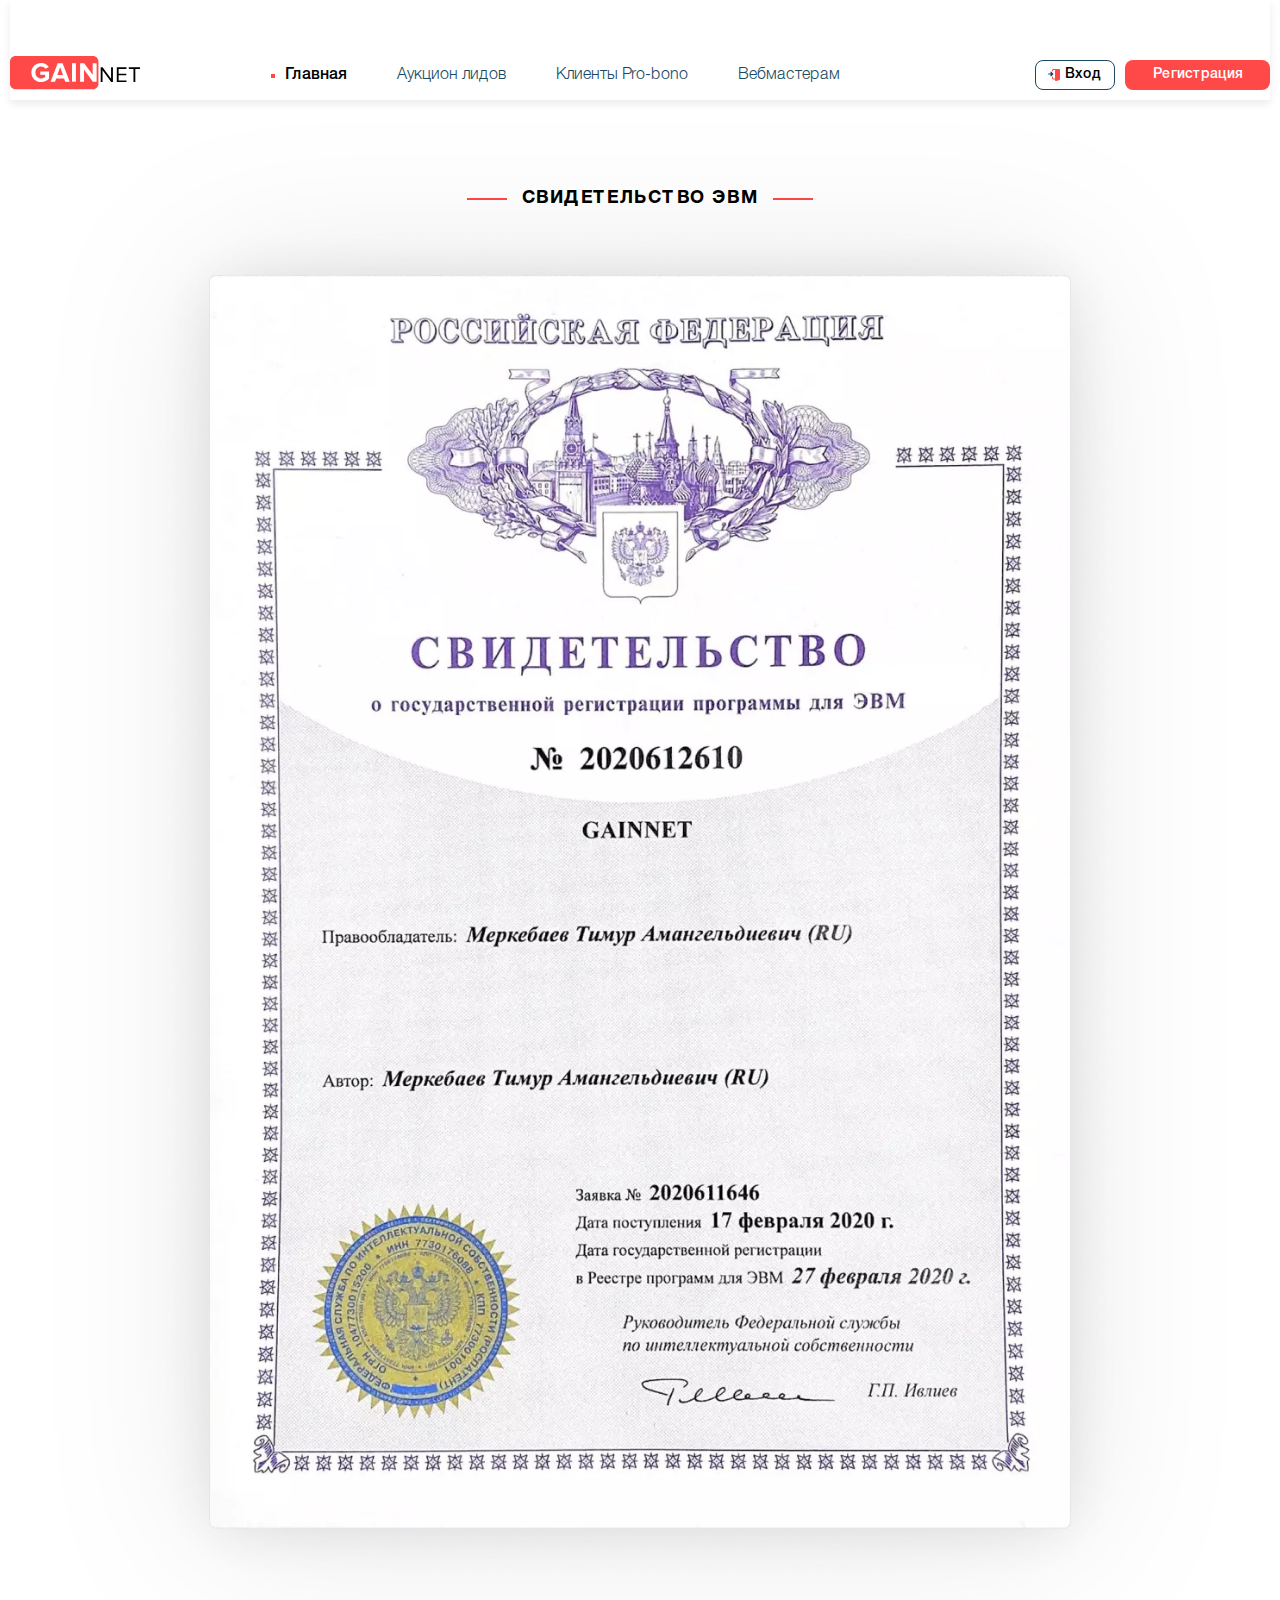
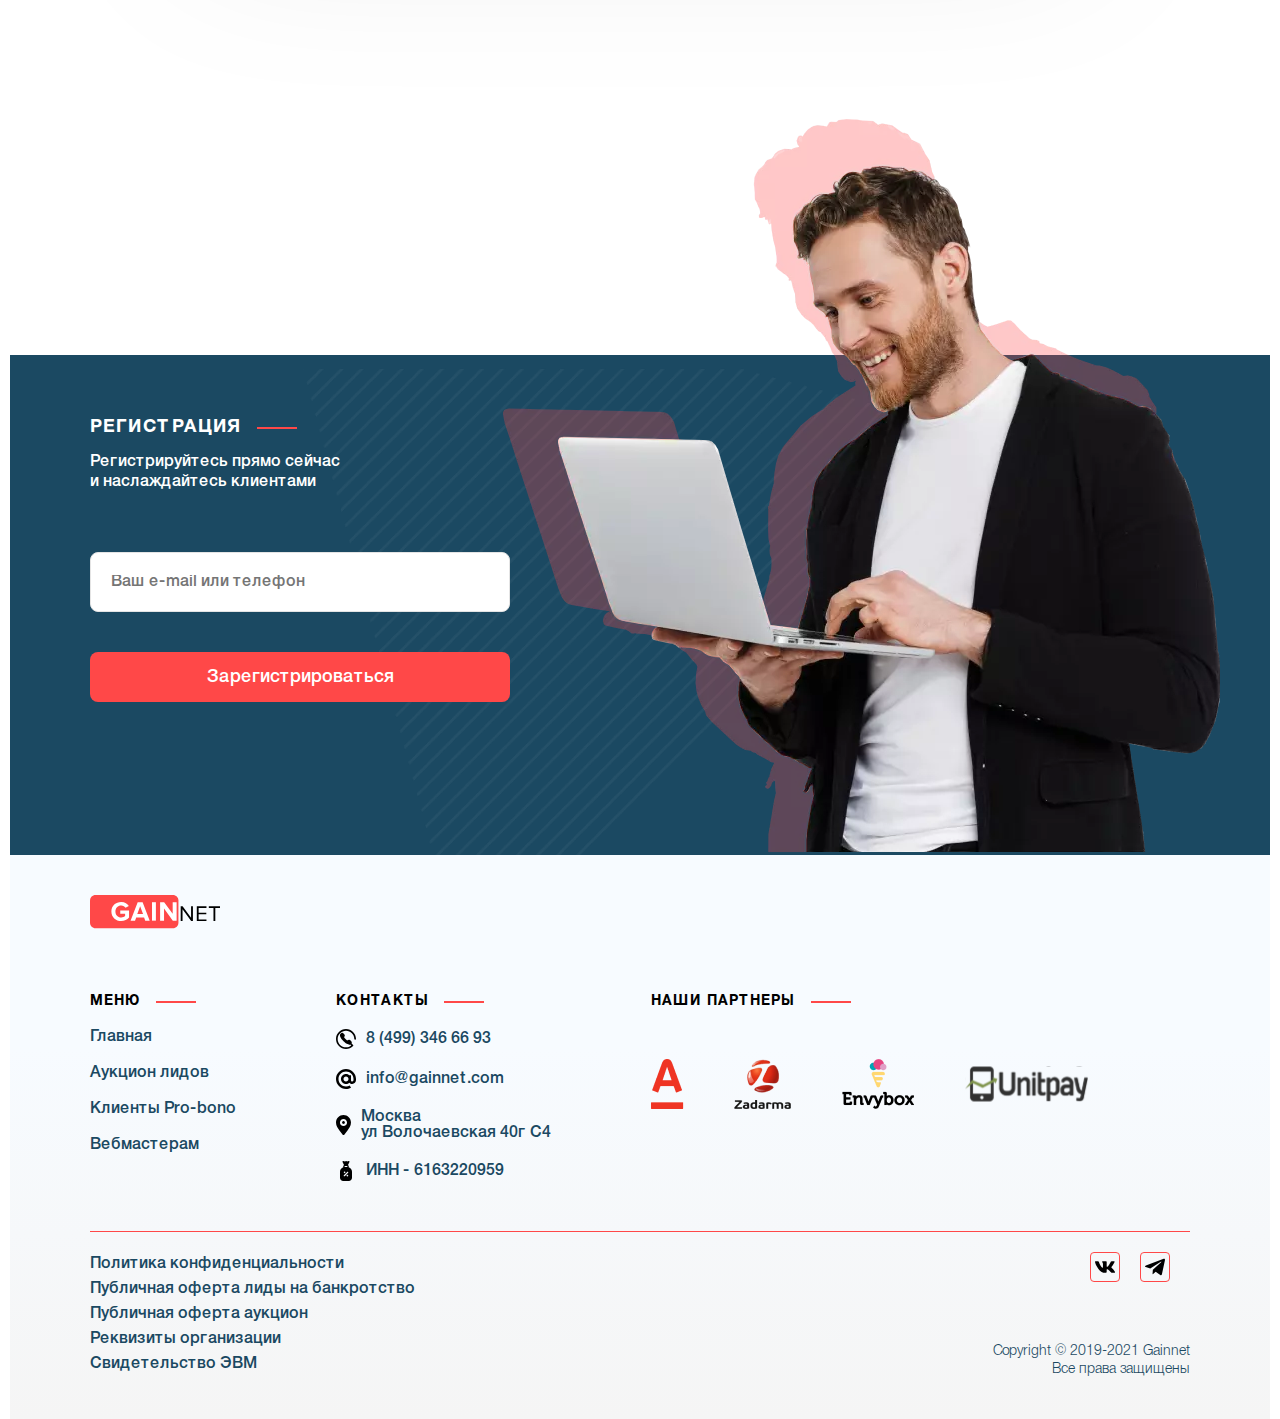
<file: сomputer-certificate.html>
<!DOCTYPE html>
<html lang="en">
    <head>
        <meta charset="UTF-8">
        <meta http-equiv="X-UA-Compatible" content="IE=edge">
        <meta name="viewport" content="width=device-width, initial-scale=1.0">
        <meta name="keywords" content="ПОКУПАЙТЕ ЭКСКЛЮЗИВНЫЕ ЮРИДИЧЕСКИЕ ЛИДЫ В УМНОМ АУКЦИОНЕ" />
        <meta property="og:title" content="Свидетельство ЭВМ "/>
        <meta property="og:url" content="https://landing.ru/" />
        <meta property="og:image" content="https://landing.ru/images/certificate.webp"/>
        <meta property="og:image:width" content="930"/>
        <meta property="og:image:height" content="730"/>
        <meta property="og:description" content="Свидетельство ЭВМ "/>
        <meta property="og:site_name" content="Gainnet:ЦЕЛЕВЫЕ КЛИЕНТЫ НА ЮРИДИЧЕСКИЕ УСЛУГИ ОТ ЛИДОГЕНЕРАТОРА №1"/>
        <title>Свидетельство ЭВМ </title>
        <link rel="stylesheet" href="css/style.css">
    </head>
<body>
    <div class="wrapper">
        <!-- header -->
        <header class="header-wrapper box-shadow">
            <div class="header box-shadow__header" >
            <div class="logo">
                <img class="logo__img" src="./images/logo.svg" alt="gainet">
            </div>
            <div class="menu-overlay-hidden">
            <div class="menu-wrapper">
                <div class="mobile-mebu__title-wrapper">
                    <span class="mobile-mebu__title">Меню</span>
                    <button class="close-btn"><img class="close-btn__img" src="./images/icons/close.svg" alt="close"></button>
                </div>
                <nav class="menu" role="navigation">
                    <ul>
                        <li class="menu__item active" ><a class="menu__item__link" href="/index.html" title="Главная">Главная</a></li>
                        <li class="menu__item"><a class="menu__item__link" href="/auction.html" title="Аукцион лидов">Аукцион лидов</a></li>
                        <li class="menu__item"><a class="menu__item__link" href="/pro-bono.html" title="Клиенты Pro-bono">Клиенты Pro-bono</a></li>
                        <li class="menu__item"><a class="menu__item__link" href="#" title="Вебмастерам">Вебмастерам</a></li>
                        <!-- login button mobile -->
                        <button class="login-btn__menu" id="login-btn-menu">
                            <img class="login-btn-menu-img" src="./images/icons/enter.svg" alt="вход">
                            <span class="btn__text__menu">Вход</span>
                        </button>
                        <button class="registrations-btn__menu" id="registrations-btn-menu ">
                            <span class="btn__text__menu">Регистрация</span>
                        </button>
                    </ul>
                </nav>
            </div>
        </div>
            <div class="login-wrapper">
                <div class="login-content">
                    <div class="mobile-btn-wrapper">
                        <button class="mobile-btn"><img class="mobile-btn__img" src="./images/icons/menu.svg" alt=""></button>
                    </div>
                <button class="login-btn" id="login-btn">
                    <img class="login-btn-img" src="./images/icons/enter.svg" alt="вход">
                    <img class="btn-img hidden" src="./images/icons/enter-icons.svg" alt="вход">
                    <span class="btn__text">Вход</span>
                </button>
                <!-- sub-mebu вход-->
                <ul class="login-sub-menu" id="login-sub-menu">
                    <li class="login__menu__item"><a class="login__menu__item__link login-sub-menu__link" href="#" title="Аукцион лидов">Аукцион лидов</a></li>
                    <li class="login__menu__item"><a class="login__menu__item__link login-sub-menu__link" href="#" title="Клиенты">Клиенты Pro-bono</a></li>
                </ul>
                <!-- sub-mebu регистрация-->
                <ul class="login__menu">
                    <li class="login__menu__item"><a class="login__menu__item__link" href="#" title="Аукцион лидов">Аукцион лидов</a></li>
                    <li class="login__menu__item"><a class="login__menu__item__link" href="#" title="Клиенты">Клиенты Pro-bono</a></li>
                </ul>
                </div>
                <button class="registrations-btn" id="registrations">
                    <img class="registrations-btn-img hidden" src="./images/icons/reg-icons.svg" alt="вход">
                    <span class="btn__text">Регистрация</span></button>
            </div>
        </div>
        </header>
        <!-- end header -->
        <section class="certificate">
            <div class="center-block max-widht-none">
                <div class="center-block-content">
                    <div class="line"></div>
                    <h1 class="center-block-title">Свидетельство ЭВМ</h1>
                    <div class="line"></div>
                </div>
            </div>
            <div class="certificate__content">
                <img class="certificate__content__img" src="./images/certificate.webp" alt="Свидетельство ЭВМ">
            </div>
        </section>
            <!-- section form -->
    <section class="big-form-wrapper">
        <div class="content pb-0">
            <div class="big-form-content">
                <div class="center-block text-left m-0">
                    <div class="center-block-content justify-content-start">
                        <h2 class="center-block-title text-white">регистрация</h2>
                        <div class="line"></div>
                    </div>
                    <div class="center-block-text text-white">
                        Регистрируйтесь прямо сейчас <br> и наслаждайтесь клиентами
                    </div>
                </div>
                <form action="#" class="big-form validate">
                    <div class="big-form__input-wrapper">
                        <input type="tel" class="big-form__input"  name="tel" placeholder="Ваш e-mail или телефон" >
                    </div>
                    <div class="big-form__btn-wrapper">
                        <button class="big-form__btn ">Зарегистрироваться</button>
                    </div>
                </form>
                <div class="big-form-bg"></div>
            </div>
        </div>
    </section>
    <!-- end section form -->
<!-- Footer -->
<footer class="footer">
    <div class="content pb-0">
        <div class="footer__logo">
            <img src="./images/logo.svg" alt="gainet" itemprop="name">
        </div>
        <div class="footer-content">
            <div class="footer-item">
                <div class="footer-item__title-wrapper">
                    <h4 class="footer-item__title">Меню</h4>
                    <div class="line"></div>
                </div>
                    <ul class="footer-menu">
                        <a href="#" class="footer-menu__link">Главная</a>
                        <a href="#" class="footer-menu__link">Аукцион лидов</a>
                        <a href="#" class="footer-menu__link">Клиенты Pro-bono</a>
                        <a href="#" class="footer-menu__link">Вебмастерам</a>
                    </ul>
                
            </div>
            <div class="footer-item" itemscope itemtype="http://schema.org/Organization">
                <div class="footer-item__title-wrapper">
                    <h4 class="footer-item__title" itemprop="name">контакты</h4>
                    <div class="line"></div>
                </div>
                    <ul class="footer-menu" itemprop="address" itemscope itemtype="http://schema.org/PostalAddress">
                        <a href="tel:8 (499) 346 66 93" class="footer-menu__link" ><img class="footer-menu__link__img" src="./images/icons/tel.svg" alt=""> <span itemprop="telephone">8 (499) 346 66 93</span></a>
                        <a href="info@gainnet.com" class="footer-menu__link" ><img class="footer-menu__link__img" src="./images/icons/mail.svg" alt=""><span itemprop="email">info@gainnet.com</span></a>
                        <span class="footer-menu__link" itemprop="streetAddress"><img class="footer-menu__link__img" src="./images/icons/point.svg" alt="">Москва <br>ул Волочаевская 40г С4</span>
                        <span class="footer-menu__link"><img class="footer-menu__link__img" src="./images/icons/bag.svg" alt="">ИНН - 6163220959</span>
                    </ul>
                
            </div>
            <div class="footer-item">
                <div class="footer-item__title-wrapper">
                    <h4 class="footer-item__title">наши партнеры</h4>
                    <div class="line"></div>
                </div>
                   <div class="footer-partners">
                       <div class="footer-partners__item">
                       <img src="./images/Alfa-bank-1.png" alt="" class="footer-parthers__img">
                       <img src="./images/zadarma.png" alt="" class="footer-parthers__img">
                       </div>
                       <div class="footer-partners__item">
                       <img src="./images/orig.png" alt="" class="footer-parthers__img">
                       <img src="./images/Unitpay-1.svg" alt="" class="footer-parthers__img">
                        </div>
                   </div>
                
            </div>
        </div>
        <div class="footer-bottom">
            <div class="footer-bottom-menu">
                <a href="#" class="footer-bottom-menu__link">Политика конфиденциальности </a>
                <a href="#" class="footer-bottom-menu__link">Публичная оферта лиды на банкротство </a>
                <a href="#" class="footer-bottom-menu__link">Публичная оферта аукцион</a>
                <a href="#" class="footer-bottom-menu__link" id="link-click">Реквизиты организации</a>
                <a href="#" class="footer-bottom-menu__link"> Свидетельство ЭВМ</a>
            </div>
            <div class="social-network-wrapper">
                <div class="social-network">
                    <a href="#"><img class="social-network__img" src="./images/icons/vk.svg" alt=""></a>
                    <a href="#"><img class="social-network__img" src="./images/icons/telegram.svg" alt=""></a>

                </div>
                <div class="footer-bottom__text">Copyright © 2019-2021 Gainnet
                    Все права защищены </div>
            </div>
        </div>
    </div>
</footer>
    <!-- Modal registration-->
    <div class="overlay" id="overlay">
        <div class="modal-registration" id="modal-registration" >
            <div class="modal__btn-close-wrapper">
                <button class="modal__btn-close"><img src="./images/icons/close-modal.svg" alt=""></button>
            </div>
            <h4 class="modal-registration__title">Регистрация</h4>
            <div class="modal-registration-body">
            <div class ="modal__btn-wrapper">
                <button class="modal__btn modal__btn__active"><a href="#" class="modal__btn__link" title="Аукцион">Аукцион</a></button>
                <button class="modal__btn"><a href="#" class="modal__btn__link" title="Pro bon">Pro bon</a> </button>

            </div>
            <form action="#" class="modal-registration__form">
            <div class="modal-registration__input-wrapper">
                <input type="email" class="modal-registration__input" id="tel" placeholder="Ваш e-mail или телефон" >
            </div>
            <div class="modal-registration__btn-wrapper">
                <button class="modal-registration__btn ">Зарегистрироваться</button>
            </div>
        </form>
    </div>
        </div>
    
    <!-- Modal вход-->
        <div class="modal-registration" id="modal-entrance" >
            <div class="modal__btn-close-wrapper">
                <button class="modal__btn-close"><img src="./images/icons/close-modal.svg" alt=""></button>
            </div>
            <div class="modal-registration-body">
            <h4 class="modal-registration__title">Вход</h4>
            
            <div class ="modal__btn-wrapper">
                <button class="modal__btn modal__btn__active"><a href="#" class="modal__btn__link" title="Аукцион">Аукцион</a></button>
                <button class="modal__btn"><a href="#" class="modal__btn__link" title="Pro bon">Pro bon</a> </button>

            </div>
            <form action="#" class="modal-registration__form" id="modal-login-form">
            <div class="modal-registration__input-wrapper">
                <input type="tel" class="modal-registration__input modal-login__input"  placeholder="Ваш e-mail или телефон" > 
            </div>
            <div class="modal-registration__btn-wrapper">
                <button class="modal-registration__btn " id="modal-registration__btn ">Выслать код</button>
            </div>
        </form>
    </div>
        </div>
    
    <!-- Modal реквизиты -->
        <div class="pop-up">
            <button class="pop-up__close-btn"><img src="./images/icons/close-modal.svg" alt=""></button>
            <div class="modal-registration-body">
            <div class="pop-up__header">
                Общество с ограниченной ответственностью <br>
                «Центр интернет заявок»
            </div>
            <div class="modal-body">
                Полное наименование: <br>
                Общество с ограниченной ответственностью «Центр интернет заявок»<br>
                Сокращенное наименование: ООО "Центр интернет заявок"<br>
                ИНН: 6163220959 <br>
                КПП: 616301001<br>
                ОГРН: 1206100032962<br>
                Юридический адрес: 344022, Ростовская область, г. Ростов-на-Дону, Кировский проспект, д. 55б, этаж 1<br>
                Директор: Параватов Владимир<br>
                р/с 40702810701830001670 <br>
                Банк: АО «АЛЬФА-БАНК» <br>
                БИК: 044525593 <br>
                к/с: 30101810200000000593<br>
                телефон: +7 966 740-25-24<br>
                E-mail: admin@gainnet.ru

            </div>
            </div>
        </div>
    </div>
    </div>
    <script src="./js/main.js"></script>
</body>
</html>
</file>
<file: css/style.css>
html {
    line-height: 1.15; /* 1 */
    -webkit-text-size-adjust: 100%; /* 2 */
  }
  
  body {
    margin: 0;
  }
  
  main {
    display: block;
  }
  
  
  h1 {
    font-size: 2em;
    margin: 0.67em 0;
  }
  
  
  hr {
    -webkit-box-sizing: content-box;
            box-sizing: content-box; /* 1 */
    height: 0; /* 1 */
    overflow: visible; /* 2 */
  }
  
  
  pre {
    font-family: monospace, monospace; /* 1 */
    font-size: 1em; /* 2 */
  }
  
  
  a {
    background-color: transparent;
  }
  

  
  abbr[title] {
    border-bottom: none; /* 1 */
    text-decoration: underline; /* 2 */
    -webkit-text-decoration: underline dotted;
            text-decoration: underline dotted; /* 2 */
  }
  
  b,
  strong {
    font-weight: bolder;
  }
  code,
  kbd,
  samp {
    font-family: monospace, monospace; /* 1 */
    font-size: 1em; /* 2 */
  }
  small {
    font-size: 80%;
  }
  
  sub,
  sup {
    font-size: 75%;
    line-height: 0;
    position: relative;
    vertical-align: baseline;
  }
  
  sub {
    bottom: -0.25em;
  }
  
  sup {
    top: -0.5em;
  }
  
  img {
    border-style: none;
  }
  
  
  button,
  input,
  optgroup,
  select,
  textarea {
    font-family: inherit; /* 1 */
    font-size: 100%; /* 1 */
    line-height: 1.15; /* 1 */
    margin: 0; /* 2 */
  }
  
  
  button,
  input { /* 1 */
    overflow: visible;
  }
  
  button,
  select { /* 1 */
    text-transform: none;
  }
 
  button,
  [type="button"],
  [type="reset"],
  [type="submit"] {
    -webkit-appearance: button;
  }
  button::-moz-focus-inner,
  [type="button"]::-moz-focus-inner,
  [type="reset"]::-moz-focus-inner,
  [type="submit"]::-moz-focus-inner {
    border-style: none;
    padding: 0;
  }
  
  button:-moz-focusring,
  [type="button"]:-moz-focusring,
  [type="reset"]:-moz-focusring,
  [type="submit"]:-moz-focusring {
    outline: 1px dotted ButtonText;
  }

  
  fieldset {
    padding: 0.35em 0.75em 0.625em;
  }
  
  legend {
    -webkit-box-sizing: border-box;
            box-sizing: border-box; /* 1 */
    color: inherit; /* 2 */
    display: table; /* 1 */
    max-width: 100%; /* 1 */
    padding: 0; /* 3 */
    white-space: normal; /* 1 */
  }
  
  progress {
    vertical-align: baseline;
  }
  
  textarea {
    overflow: auto;
  }
  
  [type="checkbox"],
  [type="radio"] {
    -webkit-box-sizing: border-box;
            box-sizing: border-box; /* 1 */
    padding: 0; /* 2 */
  }
  
  [type="number"]::-webkit-inner-spin-button,
  [type="number"]::-webkit-outer-spin-button {
    height: auto;
  }

  
  [type="search"] {
    -webkit-appearance: textfield; /* 1 */
    outline-offset: -2px; /* 2 */
  }
  
  [type="search"]::-webkit-search-decoration {
    -webkit-appearance: none;
  }
  
  
  ::-webkit-file-upload-button {
    -webkit-appearance: button; /* 1 */
    font: inherit; /* 2 */
  }
  
  details {
    display: block;
  }
  
  summary {
    display: list-item;
  }
  
  template {
    display: none;
  }
  
  
  [hidden] {
    display: none;
  }
@font-face {
	font-family: 'HelveticaNeue';
	src: url('../fonts/HelveticaNeueCyr-Medium.eot');
	src: local('../fonts/HelveticaNeueCyr-Medium'),
		url('../fonts/HelveticaNeueCyr-Medium.eot?#iefix') format('embedded-opentype'),
		url('../fonts/HelveticaNeueCyr-Medium.woff') format('woff'),
		url('../fonts/HelveticaNeueCyr-Medium.ttf') format('truetype');
	font-weight: 500;
	font-style: normal;
}
@font-face {
	font-family: 'HelveticaNeue';
	src: url('../fonts/HelveticaNeueCyr-Bold.eot');
	src: local('../fonts/HelveticaNeueCyr-Bold'),
		url('../fonts/HelveticaNeueCyr-Bold.eot?#iefix') format('embedded-opentype'),
		url('../fonts/HelveticaNeueCyr-Bold.woff') format('woff'),
		url('../fonts/HelveticaNeueCyr-Bold.ttf') format('truetype');
	font-weight: bold;
	font-style: normal;
}
@font-face {
	font-family: 'HelveticaNeue';
	src: url('../fonts/HelveticaNeueCyr-Light.eot');
	src: local('../fonts/HHelveticaNeueCyr-Light'),
		url('../fonts/HelveticaNeueCyr-Light.eot?#iefix') format('embedded-opentype'),
		url('../fonts/HelveticaNeueCyr-Light.woff') format('woff'),
		url('../fonts/HelveticaNeueCyr-Light.ttf') format('truetype');
	font-weight: 300;
	font-style: normal;
}
ul {
    -webkit-padding-start: 0px;
            padding-inline-start: 0px;
}
li{
    list-style: none;
}
@-webkit-keyframes loader {

    100% {
     -webkit-transform: rotate(360deg);
             transform: rotate(360deg);
    }
   }
@keyframes loader {

    100% {
     -webkit-transform: rotate(360deg);
             transform: rotate(360deg);
    }
   }
   *{
    -webkit-box-sizing: border-box;
            box-sizing: border-box;
  }
  .screen{
      max-width: 1300px;
      margin: 0 auto;
      
  }
.wrapper{
    position: relative;
    max-width: 1920px;
    margin: 0 auto;
    font-family: 'HelveticaNeue';
    font-weight: 500;
	font-style: normal;
    color: #1B4962;
    -webkit-box-sizing: border-box;
            box-sizing: border-box;
    background-color: white;
    
}
.content-wrapper{
    background: url(../images/bg-big.png) no-repeat right center;
    background-size: cover;
    height: 800px;
    
    
}
.header{
    display: -webkit-box;
    display: -ms-flexbox;
    display: flex;
    -webkit-box-align: center;
        -ms-flex-align: center;
            align-items: center;
    -webkit-box-pack: justify;
        -ms-flex-pack: justify;
            justify-content: space-between;
    max-width: 1300px;
    margin: 0 auto;
    z-index: 50;
    position: relative;
    padding-top: 50px;
    
}
.logo{
    max-width: 130px;
}
.logo__img{
    width: 100%;
    height: auto;
}
.menu-wrapper{
    margin: 0 20px;
}
.menu ul .active{
    list-style: square outside;
    color: #000;
    font-weight: 500;

}
.menu ul .active::marker{
    color: #FF4848;
}
.menu ul .active .menu__item__link{
    color: #000;
    font-weight: 500;

}
.menu ul{
    display: -webkit-box;
    display: -ms-flexbox;
    display: flex;
    -webkit-box-align: center;
        -ms-flex-align: center;
            align-items: center;
    -webkit-box-pack: center;
        -ms-flex-pack: center;
            justify-content: center;
}
.menu__item{
    margin-right: 50px;
    
}
.menu__item__link{
    font-weight: 300;
    font-size: 16px;
    line-height: 16px;
    color: #1B4962;
    text-decoration: none;

}
.login-wrapper{
    display: -webkit-box;
    display: -ms-flexbox;
    display: flex;
    -webkit-box-align: center;
        -ms-flex-align: center;
            align-items: center;
    -webkit-box-pack: justify;
        -ms-flex-pack: justify;
            justify-content: space-between;
}
.login-content{
    display: -webkit-box;
    display: -ms-flexbox;
    display: flex;
    -webkit-box-align: center;
        -ms-flex-align: center;
            align-items: center;
}
.login-btn{
    border: 1px solid #1B4962;
    border-radius: 8px;
    width: 80px;
    height: 30px;
    display: -webkit-box;
    display: -ms-flexbox;
    display: flex;
    -webkit-box-align: center;
        -ms-flex-align: center;
            align-items: center;
    -webkit-box-pack: center;
        -ms-flex-pack: center;
            justify-content: center;
    cursor: pointer;
    background-color: transparent;
    color: #000;
    font-weight: 500;
    font-size: 14px;
    line-height: 14px;
    
}
.login-btn-img{
    margin-right: 5px;
}
.registrations-btn{
    width: 145px;
    height: 30px;
    background: #FF4848;
    border-radius: 8px;
    font-weight: 500;
    font-size: 14px;
    line-height: 14px;
    color: #fff;
    border: none;
    cursor: pointer;
    margin-left: 10px;
    display: -webkit-box;
    display: -ms-flexbox;
    display: flex;
    -webkit-box-align: center;
        -ms-flex-align: center;
            align-items: center;
    -webkit-box-pack: center;
        -ms-flex-pack: center;
            justify-content: center;
}
.registrations-btn:focus{
    outline: none;
}
.login__menu {
    display: none;
    position: absolute;
    background: #ffffff;
    color: #130f0f;
    font-weight: normal;
    font-size: 14px;
    line-height: 30px;
    width: 170px;
    height: auto;
    border-radius: 10px;
    padding: 0px;
    color: #000;
    padding: 22px 20px 15px 20px;
    top: 95px
}

.login__menu:after {
    content: '';
    position: absolute;
    display: block;
    width: 0;
    z-index: 1;
    border-style: solid;
    border-color: #ffffff transparent;
    border-width: 0 10px 10px;
    top: -10px;
    left: 10%;
   
}
.login-sub-menu{
    display: none;
    position: absolute;
    background: #ffffff;
    color: #130f0f;
    font-weight: normal;
    font-size: 14px;
    line-height: 30px;
    width: 170px;
    height: auto;
    border-radius: 10px;
    padding: 0px;
    color: #000;
    padding: 22px 20px 15px 20px;
    top: 95px;
}
.login-sub-menu:after {
    content: '';
    position: absolute;
    display: block;
    width: 0;
    z-index: 1;
    border-style: solid;
    border-color: #ffffff transparent;
    border-width: 0 10px 10px;
    top: -10px;
    left: 10%;
   
}
.d-block{
    display: block;
}
.login__menu__item__link{
    color: #000;
    text-decoration: none;
}
.login__menu__item__link:hover{
    color:  #FF4848;
}
.first-screen{
    max-width: 800px;
    width: 100%;
    margin: 0 auto;
    height: 780px;
    background: url(../images/bg-section-1.webp) no-repeat center;
    position: absolute;
    right: 280px;
    top: 0;

}
.first-screen-two{
    max-width: 800px;
    width: 100%;
    height: 780px;
    background: url(../images/tel-big.webp) no-repeat center;
    position: absolute;
    left: 700px;
    top: 0px;
    
}
.first-screen-three{
    max-width: 907px;
    width: 100%;
    height: 780px;
    background: url(../images/photo-pro-bono1.webp) no-repeat center;
    position: absolute;
    right: 350px;
    top: 80px;
    background-size:  contain;

}
.title-btn-wrapper{
    margin-top: 30px;
    
}
.btn{
    width: 195px;
    height: 50px;
    border: 1px solid #1B4962;
    -webkit-box-sizing: border-box;
            box-sizing: border-box;
    border-radius: 8px;
    font-weight: 500;
    font-size: 18px;
    line-height: 18px;
    color: #1B4962;

}
.btn-white{
    background-color: transparent;
}
.btn__link{
    color: #1B4962;
    text-decoration: none;
}
.title-wrapper{
    max-width: 614px;
    position: relative;
    z-index: 2;
    
}
.title-wrapper-1{
    max-width: 614px;
    display: none;
    
    
}
.title-wrapper-2{
    max-width: 614px;
    display: none;
    
}
.title{
    font-weight: 500;
    font-size: 40px;
    line-height: 52px;
    letter-spacing: 0.04em;
    text-transform: uppercase;
    padding-top: 200px;
    margin: 0;
}
.title-red{
    font-weight: 700;
    color: #FF4848;
}
.content{
    max-width: 1100px;
    margin: 0 auto;
    position: relative;
    padding-bottom: 200px;
}
.content-item{
    display: -webkit-box;
    display: -ms-flexbox;
    display: flex;
    -webkit-box-align: center;
        -ms-flex-align: center;
            align-items: center;
    position: absolute;
    top:-90px;
    left: 0;
    right: 0;
}
.item{
    width: 33.33%;
    background: rgba(255, 255, 255, 0.7);
    border: 0.5px solid #F3F3F3;
    -webkit-box-sizing: border-box;
            box-sizing: border-box;
    border-radius: 8px;
    opacity: 0.4;
    padding: 30px 25px 0 30px;
    cursor: pointer;
    height: 188px;
    
}
.item__title{
    font-weight: normal;
    font-size: 18px;
    line-height: 22px;
    color: #000;
    max-width: 205px;
    
}
.item-content{
    display: -webkit-box;
    display: -ms-flexbox;
    display: flex;
    -webkit-box-pack: end;
        -ms-flex-pack: end;
            justify-content: flex-end;
}
.item-content-active{-webkit-box-pack: justify;-ms-flex-pack: justify;justify-content: space-between;}
.loader {
    width: 40px;
    height: 40px;
    border: 3px solid #FFFFFF;
    -webkit-box-shadow: inset 0px 0px 2px rgba(0, 0, 0, 0.15);
            box-shadow: inset 0px 0px 2px rgba(0, 0, 0, 0.15);
    border-radius: 50%;
    border-left-color:#FF4848;
    border-right-color: #FF4848;
    border-bottom-color: #FF4848;
    -webkit-animation: loader 2s linear infinite;
            animation: loader 2s linear infinite;
    margin-top: 46px;
    display: none;
   }
   
.item-active{
    opacity: 1;
    background: #FFFFFF;
border: 0.5px solid #F3F3F3;
-webkit-box-sizing: border-box;
        box-sizing: border-box;
-webkit-box-shadow: 0px 0px 80px rgba(0, 0, 0, 0.1);
        box-shadow: 0px 0px 80px rgba(0, 0, 0, 0.1);
border-radius: 8px;
position: relative;
top: -10px;
}
.item-active .loader{
    display: block;
}
.item-active .b-circle{
    display: block;;
}
.experience{
    background: url(../images/bg_elements_1_.webp) no-repeat right center;
    max-width: 1400px;
    margin: 70px auto 0 auto;
}
  
  .b-circle {
   position: relative;
   top: 56px;
    width: 35px;
    height: 35px; 
    background: #fff;

    border-radius: 50%;
    display: none;
  }
 
  
  .b-circle-arc {
    width: 50%;
    height: 100%;  
    position: absolute; right: 0px;
     overflow: hidden;
     -webkit-transform-origin: left center;
     -ms-transform-origin: left center;
         transform-origin: left center;
     animation: cliprotate 4s steps(2) infinite; 
     -webkit-animation: cliprotate 4s steps(2) infinite;
  }
  
  .b-circle-arc-path {  
    height: 100%;  
    position: absolute; right: 0px;
    border: solid 3px transparent;
    
     border-top-color: #FF4848;
     border-left-color: #FF4848;
     border-radius: 50%;
  }
  .b-circle-arc-path-clipped {
    width: 200%;
    -webkit-animation: rotate 2s linear infinite;
     animation: rotate 2s linear infinite;  
  }
  .b-circle-arc-path-fixed {
    width: 100%;
    -webkit-transform: rotate(135deg);
      -ms-transform: rotate(135deg);
        transform: rotate(135deg);  
       -webkit-animation: showfixed 4s linear infinite;
     animation: showfixed 4s steps(2) infinite;  
  }
  
  @-webkit-keyframes cliprotate {
    0% {-webkit-transform: rotate(0deg);transform: rotate(0deg);}
    100% {-webkit-transform: rotate(360deg);transform: rotate(360deg);}
  }
  @keyframes cliprotate {
    0% {-webkit-transform: rotate(0deg);transform: rotate(0deg);}
    100% {-webkit-transform: rotate(360deg);transform: rotate(360deg);}
  }
  @-webkit-keyframes rotate {
    0% {-webkit-transform: rotate(-45deg);transform: rotate(-45deg);}
    100% {-webkit-transform: rotate(135deg);transform: rotate(135deg);}
  }
  @keyframes rotate {
    0% {-webkit-transform: rotate(-45deg);transform: rotate(-45deg);}
    100% {-webkit-transform: rotate(135deg);transform: rotate(135deg);}
  }
  
  @-webkit-keyframes showfixed {
    0% {opacity: 0;}
    49.9% {opacity: 0;}
    50% {opacity: 1;}
   100% {opacity: 1;}
  }
  @keyframes showfixed {
    0% {opacity: 0;}
    49.9% {opacity: 0;}
    50% {opacity: 1;}
   100% {opacity: 1;}
  }
  



.center-block{
    text-align: center;
    max-width: 440px;
    margin: 0 auto;
}
.center-block-content{
    display: -webkit-box;
    display: -ms-flexbox;
    display: flex;
    -webkit-box-align: center;
        -ms-flex-align: center;
            align-items: center;
    -webkit-box-pack: center;
        -ms-flex-pack: center;
            justify-content: center;
}
.line{
    width: 40px;
    border: 1px solid #FF4848;
    margin: 0 15px;
}
.center-block-title{
    letter-spacing: 0.08em;
    text-transform: uppercase;
    font-weight: bold;
    font-size: 18px;
    line-height: 18px;
    color: #000;
    margin: 0;
}
.center-block-text{font-size: 16px;
    line-height: 20px;
    color: #1B4962;
    margin-top: 15px;

}
.info{
    display: -webkit-box;
    display: -ms-flexbox;
    display: flex;
    -webkit-box-align: center;
        -ms-flex-align: center;
            align-items: center;
    -webkit-box-pack: justify;
        -ms-flex-pack: justify;
            justify-content: space-between;
    margin-top: 75px;
}
.info__item{
    width: 25%;
    text-align: center;
    margin-right: 20px;
}
.info__item:last-child{
    margin-right: 0;
}
.info__text{
    font-weight: 500;
    font-size: 18px;
    line-height: 18px;
    color: #1B4962;
    
}
.info__text span{
    font-weight: bold;
    font-size: 64px;
    line-height: 64px;
    display: block;
    margin-top: 40px;
    margin-bottom: 10px;
}
.pb-0{
    padding-bottom: 0;
}
.reviews{
   
   background: -o-linear-gradient(top, #F5F5F5 0%, #F7FBFF 68.46%);
   
   background: -webkit-gradient(linear, left top, left bottom, from(#F5F5F5), color-stop(68.46%, #F7FBFF));
   
   background: linear-gradient(180deg, #F5F5F5 0%, #F7FBFF 68.46%);
}
.reviews-bg{
    background: url(../images/bg-1.png) no-repeat top center; 
    background-size: contain;
    opacity: 0.9;
    padding-top: 60px;
   padding-bottom: 90px;
}
.reviews-content{
    display: -webkit-box;
    display: -ms-flexbox;
    display: flex;
    -webkit-box-align: center;
        -ms-flex-align: center;
            align-items: center;
    -webkit-box-pack: justify;
        -ms-flex-pack: justify;
            justify-content: space-between;
    margin-top: 45px;
}
.reviews__item{
    width: 25%;
    background: #FFFFFF;
    border: 0.5px solid #F3F3F3;
    border-radius: 8px;
    height: 180px;
    display: -webkit-box;
    display: -ms-flexbox;
    display: flex;
    -webkit-box-align: center;
        -ms-flex-align: center;
            align-items: center;
    -webkit-box-pack: center;
        -ms-flex-pack: center;
            justify-content: center;
    margin-right: 20px;
    -webkit-box-shadow: 0px 0px 80px rgba(0, 0, 0, 0.2);
            box-shadow: 0px 0px 80px rgba(0, 0, 0, 0.2);
}
.reviews__item:hover{
    position: relative;
    top: -10px;
}
.reviews__item:last-child{
    margin-right: 0;
}
.team{
   margin-top: 200px; 
   max-width: 1250px;
   margin: 200px auto 0 auto;
   background: url(../images/bg_team.webp) no-repeat left 120px top 190px ;
}
.text-left{
    text-align: left;
}
.m-0{
    margin: 0;
}
.team__info{
    display: -webkit-box;
    display: -ms-flexbox;
    display: flex;
    -webkit-box-align: center;
        -ms-flex-align: center;
            align-items: center;
}
.team__info__img-wrapper{
    max-width: 770px;
    margin-left: 50px;
}
.team__info__img{
    width: 100%;
    height: auto;
}
.justify-content-start{
    -webkit-box-pack: start;
        -ms-flex-pack: start;
            justify-content: flex-start;
}
.team__gallery{
    margin-top: 60px;
    display: -webkit-box;
    display: -ms-flexbox;
    display: flex;
    -webkit-box-align: center;
        -ms-flex-align: center;
            align-items: center;
    -webkit-box-pack: justify;
        -ms-flex-pack: justify;
            justify-content: space-between;
}
.team__gallery__item{
    width: 200px;
    margin-right: 20px;
    height: 310px;
}
.team__gallery__item:last-child{
    margin-right: 0;
}
.team__gallery__item__img-wrapper{
max-width: 200px;
max-height: 200px;
}
.team__gallery__item__img{
    width: 100%;
    height: auto;
    border-radius: 8px;
}
.team__gallery__item__name{
    max-width: 140px;
    font-size: 18px;
    line-height: 24px;
    letter-spacing: 0.06em;
    text-transform: uppercase;
    
    color: #000000;
    margin: 15px 0;

}
.team__gallery__item__descr{
    font-size: 14px;
    line-height: 20px;
    color: #1B4962;}
.footer{
    margin-top: 0;
    padding: 40px 0;
    background: -o-linear-gradient(top, #F7FBFF 34.08%, #F5F5F5 100%);
    background: -webkit-gradient(linear, left top, left bottom, color-stop(34.08%, #F7FBFF), to(#F5F5F5));
    background: linear-gradient(180deg, #F7FBFF 34.08%, #F5F5F5 100%);
}
.footer-content{
    display: -webkit-box;
    display: -ms-flexbox;
    display: flex;
    margin-top: 40px;
}
.footer-item{
    margin-right: 100px;
}
.footer-item:last-child{
    margin-right: 0;
}
.footer-item__title-wrapper{
    display: -webkit-box;
    display: -ms-flexbox;
    display: flex;
    -webkit-box-align: center;
        -ms-flex-align: center;
            align-items: center;
}
.footer-item__title{
    font-weight: bold;
    font-size: 14px;
    line-height: 14px;
    color: #000;
    margin: 20px 0;
    
    letter-spacing: 0.08em;
    text-transform: uppercase;
}
.footer-menu{
    margin: 0;
    display: -webkit-box;
    display: -ms-flexbox;
    display: flex;
    -webkit-box-align: start;
        -ms-flex-align: start;
            align-items: flex-start;
    -webkit-box-orient: vertical;
    -webkit-box-direction: normal;
        -ms-flex-direction: column;
            flex-direction: column;
}
.footer-menu__link{
    font-size: 16px;
line-height: 16px;
display: -webkit-box;
display: -ms-flexbox;
display: flex;
-webkit-box-align: center;
    -ms-flex-align: center;
        align-items: center;
text-decoration: none;
color: #1B4962;
padding-bottom: 20px;
}
.footer-menu__link:hover{
    text-decoration: underline;
}
.footer-menu__link__img{
    margin-right: 10px;
}
.footer-partners{
    max-width: 430px;
    width: 100%;
    display: -webkit-box;
    display: -ms-flexbox;
    display: flex;
    -webkit-box-align: center;
        -ms-flex-align: center;
            align-items: center;
    -webkit-box-pack: justify;
        -ms-flex-pack: justify;
            justify-content: space-between;
    margin-top: 30px;
}
.footer-parthers__img{
    margin-right: 50px;
}

.footer-bottom{
    margin-top: 30px;
    padding-top: 20px;
    border-top:  0.5px solid #FF4848;
    display: -webkit-box;
    display: -ms-flexbox;
    display: flex;
    -webkit-box-pack: justify;
        -ms-flex-pack: justify;
            justify-content: space-between;
}
.footer-bottom-menu__link{
    display: block;
    font-size: 16px;
    line-height: 25px;
   text-decoration: none;
    color: #1B4962;
}
.footer-bottom-menu__link:hover{
    text-decoration: underline;
}
.social-network{
    display: -webkit-box;
    display: -ms-flexbox;
    display: flex;
    -webkit-box-align: center;
        -ms-flex-align: center;
            align-items: center;
    -webkit-box-pack: end;
        -ms-flex-pack: end;
            justify-content: flex-end;
}
.social-network__img{
    margin-right: 20px;
}
.footer-bottom__text{
    text-align: right;
    font-weight: 300;
    font-size: 14px;
    line-height: 18px;
    color: #1B4962;
    max-width: 200px;
    margin-top: 56px;
}
.overlay{
    width: 100%;
    height: 100%;
    background: rgba(0, 0, 0, 0.6);
    position: fixed;
    top: 0;
    display: -webkit-box;
    display: -ms-flexbox;
    display: flex;
    -webkit-box-align: center;
        -ms-flex-align: center;
            align-items: center;
    -webkit-box-pack: center;
        -ms-flex-pack: center;
            justify-content: center;
    display: none;
    z-index: 50;

}
.modal-registration{
    max-width: 420px;
    width: 100%;
    background: #FFFFFF;
    border: 0.5px solid #F3F3F3;
    -webkit-box-sizing: border-box;
            box-sizing: border-box;
    -webkit-box-shadow: 0px 0px 80px rgba(0, 0, 0, 0.1);
            box-shadow: 0px 0px 80px rgba(0, 0, 0, 0.1);
    border-radius: 8px;
    padding: 30px;
    display: none;
    position: relative;
    
}
.modal-registration__title{
    text-align: center;
    font-weight: bold;
    font-size: 20px;
    line-height: 20px;
    color: #000000;
    margin-bottom: 30px;
    margin-top: 0;
}
.modal-registration__input{
    background: #F7FBFF;
    border: 0.5px solid #E3E3E3;
    -webkit-box-sizing: border-box;
            box-sizing: border-box;
    border-radius: 8px;
    font-weight: 300;
    font-size: 16px;
    line-height: 16px;
    color: #1B4962;
    width: 360px;
    height: 50px;
    margin-bottom: 15px;
    padding: 17px 20px;
    vertical-align: middle;

}
.modal-registration__input:focus{
    outline: none;

}
.modal-registration__btn-wrapper{
    margin-top: 25px;
}
.modal-registration__btn{
    width: 360px;
    height: 50px;
    background: #FF4848;
    border-radius: 8px;
    border: none;
    display: -webkit-box;
    display: -ms-flexbox;
    display: flex;
    -webkit-box-align: center;
        -ms-flex-align: center;
            align-items: center;
    -webkit-box-pack: center;
        -ms-flex-pack: center;
            justify-content: center;
    font-weight: 500;
    font-size: 18px;
    line-height: 18px;
    color:#fff;
}
.modal-registration__btn__link{
    color:#fff;
    text-decoration: none;
}

.footer-partners__item{
    display: -webkit-box;
    display: -ms-flexbox;
    display: flex;
    -webkit-box-pack: justify;
        -ms-flex-pack: justify;
            justify-content: space-between;
}
.hidden{
    display: none;
}
.mobile-btn{
    display: none;
    width: 30px;
    height: 30px;
    border: none;
    background-color: transparent;
    -webkit-box-align: center;
        -ms-flex-align: center;
            align-items: center;
    -webkit-box-pack: center;
        -ms-flex-pack: center;
            justify-content: center;
    margin-right: 15px;
}
.mobile-mebu__title{
    font-weight: bold;
    font-size: 14px;
    line-height: 14px;
    letter-spacing: 0.08em;
    text-transform: uppercase;
    
    color: #000000;
}
.close-btn{
    width: 15px;
    height: 15px;
    background-color: transparent;
    border: none;
    display: none;
    -webkit-box-align: center;
        -ms-flex-align: center;
            align-items: center;
    -webkit-box-pack: center;
        -ms-flex-pack: center;
            justify-content: center;
}
.mobile-mebu__title-wrapper{
    display: none;
}


@-webkit-keyframes fade {
    from {
      opacity: 0.1;
    }
    to {
      opacity: 1;
    }
  }
  @keyframes fade {
    from {
      opacity: 0.1;
    }
    to {
      opacity: 1;
    }
  }

/* end slider */

/* Slider */
.slick-slider
{
    position: relative;

    display: block;
    -webkit-box-sizing: border-box;
            box-sizing: border-box;

    -webkit-user-select: none;
       -moz-user-select: none;
        -ms-user-select: none;
            user-select: none;

    -webkit-touch-callout: none;
    -khtml-user-select: none;
    -ms-touch-action: pan-y;
        touch-action: pan-y;
    -webkit-tap-highlight-color: transparent;
}

.slick-list
{
    position: relative;

    display: block;
    overflow: hidden;

    margin: 0;
    padding: 0;
}
.slick-list:focus
{
    outline: none;
}
.slick-list.dragging
{
    cursor: pointer;
    cursor: hand;
}

.slick-slider .slick-track,
.slick-slider .slick-list
{
    -webkit-transform: translate3d(0, 0, 0);
        -ms-transform: translate3d(0, 0, 0);
            transform: translate3d(0, 0, 0);
}

.slick-track
{
    position: relative;
    top: 0;
    left: 0;

    display: block;
    margin-left: auto;
    margin-right: auto;
}
.slick-track:before,
.slick-track:after
{
    display: table;

    content: '';
}
.slick-track:after
{
    clear: both;
}
.slick-loading .slick-track
{
    visibility: hidden;
}

.slick-slide
{
    display: none;
    float: left;

    height: 100%;
    min-height: 1px;
}
[dir='rtl'] .slick-slide
{
    float: right;
}
.slick-slide img
{
    display: block;
}
.slick-slide.slick-loading img
{
    display: none;
}
.slick-slide.dragging img
{
    pointer-events: none;
}
.slick-initialized .slick-slide
{
    display: block;
}
.slick-loading .slick-slide
{
    visibility: hidden;
}
.slick-vertical .slick-slide
{
    display: block;

    height: auto;

    border: 1px solid transparent;
}
.slick-arrow.slick-hidden {
    display: none;
}
/* Dots */
.slick-dotted.slick-slider
{
    margin-bottom: 30px;
}

.slick-dots
{
    position: absolute;
    bottom: -50px;

    display: block;

    width: 100%;
    padding: 0;
    margin: 0;

    list-style: none;

    text-align: center;
}
.slick-dots li
{
    position: relative;

    display: inline-block;

    width: 20px;
    height: 20px;
    margin: 0 5px;
    padding: 0;

    cursor: pointer;
}
.slick-dots li button
{
    font-size: 0;
    line-height: 0;

    display: block;

    width: 20px;
    height: 20px;
    padding: 5px;

    cursor: pointer;

    color: transparent;
    border: 0;
    outline: none;
    background: transparent;
}
.slick-dots li button:hover,
.slick-dots li button:focus
{
    outline: none;
}
.slick-dots li button:hover:before,
.slick-dots li button:focus:before
{
    opacity: 1;
}
.slick-dots li button:before
{
    font-family: 'HelveticaNeue';
    font-size: 6px;
    line-height: 20px;

    position: absolute;
    top: 0;
    left: 0;

    width: 20px;
    height: 20px;

    content: '•';
    text-align: center;
    font-size: 30px;

    opacity: .25;
    color: #FF4848;

    -webkit-font-smoothing: antialiased;
    -moz-osx-font-smoothing: grayscale;
}
.slick-dots li.slick-active button:before
{
    opacity: 1;
    color: #FF4848;
}
.team__gallery-mobile{
    display: none;
}
.team__gallery-mobile .team__gallery__item {
    margin-left: 10px;
    margin-right: 10px;
    
}
.team__gallery-mobile .team__gallery__item__img-wrapper {
    margin: 0 auto;
    max-width: 230px;
    max-height: 230px;
}
.content-mobile{
    display: none;
}

.big-form-wrapper{
    margin-top: 350px;
    margin: 350px auto 0  auto;
    max-width: 1920px;
    padding: 64px 0;
    background: url(../images/Mask_Group.webp) no-repeat top -120px center, #1B4962;
    
    height: 500px;
}
.big-form-content{
    position: relative;
}
.text-white{
    color: #fff;
}
.big-form{
    margin-top: 60px;
    max-width: 420px;
}
.big-form__input-wrapper{
    margin-bottom: 20px;
}
.big-form__input{
    width: 100%;
    height: 60px;
    background: #FFFFFF;
    border: 1px solid #E4E4E4;
    -webkit-box-sizing: border-box;
            box-sizing: border-box;
    border-radius: 8px;
    padding: 22px 0 22px 20px;
    color: #1B4962;
    font-size: 16px;
    line-height: 16px;
    vertical-align: middle;

}
.big-form__input:focus{
    outline: none;
}
.big-form__btn-wrapper{
    margin-top: 40px;
}
.big-form__btn{
    width: 100%;
    height: 50px;
    display: -webkit-box;
    display: -ms-flexbox;
    display: flex;
    -webkit-box-align: center;
        -ms-flex-align: center;
            align-items: center;
    -webkit-box-pack: center;
        -ms-flex-pack: center;
            justify-content: center;
    background: #FF4848;
    border-radius: 8px;
    border: none;
    font-weight: 500;
    font-size: 18px;
    line-height: 18px;
    color: #fff;
}
.big-form-bg{
    background: url(../images/men.webp) no-repeat center;
    background-size: cover;
    width: 717px;
    height: 734px;
    position: absolute;
    right: -100px;
    top: -300px;
}
.error{
    margin-bottom: 5px;
    
    color: #FF4848;
}
.error-border{
    border: 2px solid #FF4848;
}
.first-screen-mobile{
    display: none;
}
.auction-screen{
    display: -webkit-box;
    display: -ms-flexbox;
    display: flex;
    margin-top: 50px;
    position: relative;
}
.auction-screen-bc{
    max-width: 1920px;
    margin: 0 auto;
    background-color: #F7FBFF;
}

.auction-bg{
    max-width: 600px;
    width: 100%;
    height: 640px;
    /* background: url(../images/face.webp) no-repeat center;
    background-size: contain; */
    position: relative;
    top: 0;
    right: 0;
}
.title-number-wrapper{
    display: -webkit-box;
    display: -ms-flexbox;
    display: flex;
    -webkit-box-align: center;
        -ms-flex-align: center;
            align-items: center;
    margin-top: 22px;
}
.title-number__item{
    display: -webkit-box;
    display: -ms-flexbox;
    display: flex;
    -webkit-box-align: center;
        -ms-flex-align: center;
            align-items: center;
    margin-right: 60px;
}
.title-number__item:last-child{
    margin-right: 0;
}
.title-number{
    font-weight: 900;
    font-size: 80px;
    line-height: 70px;
    color: #FF4848;
    margin-right: 10px;
}
.title-number__item__text{
    font-weight: 300;
    font-size: 26px;
    line-height: 32px;
    color: #1B4962
    
}
.text-black{
    font-weight: 500;
    display: block;
}
.max-widht-none{
    max-width: none;
}
.info__text__li{
    font-weight: 400;
    list-style: none;
    display: inline-block;
}
.experience-auction{
   margin-top: 0 ;
   padding-top: 100px;
}
.suitable-for-whom{
    max-width: 1300px;
    margin: 0 auto;
}
.suitable-for-whom__content{
    display: -webkit-box;
    display: -ms-flexbox;
    display: flex;
    -webkit-box-pack: justify;
        -ms-flex-pack: justify;
            justify-content: space-between;
    margin-top: 70px;
}
.suitable-for-whom__content__item{
    max-width: 420px;
    width: 100%;
    height: 250px;
    background: #F7FBFF;
    border: 0.5px solid #E4E4E4;
    -webkit-box-sizing: border-box;
            box-sizing: border-box;
    border-radius: 8px;
    margin-right: 20px;
}
.suitable-for-whom__content__item:last-child{
    margin-right: 0;

}
.suitable-for-whom__content__item-bg-1{
    background-image: url(../images/photo-1.webp) ;
    background-position: right center;
    background-repeat: no-repeat;
    background-size: cover;
}
.suitable-for-whom__content__item-bg-2{
    background-image: url(../images/photo-2.webp);
    background-position: right center;
    background-repeat: no-repeat;
    background-size: cover;
}
.suitable-for-whom__content__item-bg-3{
    background-image: url(../images/photo-3.webp) ;
    background-position: right center;
    background-repeat: no-repeat;
    background-size: cover;
}
.suitable-for-whom__content__item__text{
    margin-top: 40px;
    margin-left: 30px;
    max-width: 145px;
    font-weight: 500;
    font-size: 20px;
    line-height: 26px;
    color: black;
}
.opportunities{
    max-width: 1300px;
    margin: 0 auto;
    padding-top: 200px;
}
.opportunities__content{
    display: -webkit-box;
    display: -ms-flexbox;
    display: flex;
    -webkit-box-align: center;
        -ms-flex-align: center;
            align-items: center;
    -webkit-box-pack: justify;
        -ms-flex-pack: justify;
            justify-content: space-between;
    margin-top: 55px;
}
.opportunities__content__item{
   
    border-right: 0.5px solid #E5E5E5;
    padding-right: 40px;
    margin-right: 40px;
}
.opportunities__content__item:last-child{
    border-right: none;
    margin-right: 0;
    padding-right: 0;
}
.opportunities__content__item__img-wtapper{
    margin-bottom: 15px;
}
.opportunities__content__item__text{
    font-weight: 300;
    font-size: 20px;
    line-height: 26px;
    color: #1B4962;
}
.opportunities__content__item__text:last-child{
padding-right: 0;
}
.opportunities__content__item__text span{
    font-weight: 500;
}
.calculator{
    max-width: 1920px;
    margin: 130px auto;
    background: #F7FBFF;
    padding: 80px 0;
}
.calculator__content{
    max-width: 860px;
    margin: 0 auto;
    display: -webkit-box;
    display: -ms-flexbox;
    display: flex;
    -webkit-box-pack: justify;
        -ms-flex-pack: justify;
            justify-content: space-between;
    padding-top: 60px;
    color: #1B4962;

}
.calculator__content__form{
    max-width: 420px;
    width: 100%;
    position: relative;
}
.calculator__content__form__select{
    width: 100%;
    height: 60px;
    position: relative;
    overflow: hidden;
	white-space:nowrap;
	text-overflow: ellipsis;
	-o-text-overflow: ellipsis;
    background: url(../images/icons/arrow.svg) no-repeat right 25px center;
    background-size: 15px;
    -webkit-appearance: none;/* Chrome */
    -moz-appearance: none;/* Firefox */
    appearance: none;/* убираем дефолнтные стрелочки */
    padding: 0 0 0 20px ;
    border: 1px solid #E4E4E4;
    -webkit-box-sizing: border-box;
            box-sizing: border-box;
    border-radius: 8px;
    font-weight: normal;
    font-size: 16px;
    line-height: 16px;
    color: #1B4962;
}
.calculator__content__form__select:focus{
    outline: none;
}
.calculator__content__form__select::-ms-expand { display: none; }


.calculator__content__form__select{
    width: 100%;
}
.calculator__content__form__title{
    margin-top: 40px;
    margin-bottom: 20px;
    font-weight: 500;
    font-size: 16px;
    line-height: 16px;
    color: #1B4962;
}
.calculator__content__form__rage-wrapper{
    background: #FFFFFF;
    border: 1px solid #E4E4E4;
    -webkit-box-sizing: border-box;
            box-sizing: border-box;
    border-radius: 8px;
    padding: 20px;
}
.calculator__content__form__rage__label{
    display: block;
    margin-bottom: 20px;
    font-weight: 500;
    font-size: 20px;
    line-height: 16px;
}
.calculator__content__form__rage{
    width: 100%;
}
/* rage */
input[type=range] {
    -webkit-appearance: none;
    margin: 18px 0;
    width: 100%;
  }
  input[type=range]:focus {
    outline: none;
  }
  input[type=range]::-webkit-slider-runnable-track {
    width: 100%;
    height: 2px;
    cursor: pointer;
    background: #1B4962;
    border-radius: 0;
    border: none;
  }
  input[type=range]::-webkit-slider-thumb {
    -webkit-box-shadow: 0px 2px 4px rgba(0, 0, 0, 0.15);
            box-shadow: 0px 2px 4px rgba(0, 0, 0, 0.15);
    height: 28px;
    width: 28px;
    border-radius: 50%;
    background: #FF4848;
    cursor: pointer;
    -webkit-appearance: none;
    margin-top: -14px;
  }
  input[type=range]:focus::-webkit-slider-runnable-track {
    background: #FF4848;
  }
  input[type=range]::-moz-range-track {
    width: 100%;
    height: 2px;
    cursor: pointer;
    box-shadow: none;
    background: #FF4848;
    border-radius: 0;
    border: none;
  }
  input[type=range]::-moz-range-thumb {
    box-shadow: 0px 2px 4px rgba(0, 0, 0, 0.15);
    border: none;
    height: 28px;
    width: 28px;
    border-radius: 50%;
    background: #FF4848;
    cursor: pointer;
  }
  input[type=range]::-ms-track {
    width: 100%;
    height: 2px;
    cursor: pointer;
    background: transparent;
    border-color: transparent;
    border-width: 16px 0;
    color: transparent;
  }
  input[type=range]::-ms-fill-lower {
    background: #1B4962;
    border: 0.2px solid #010101;
    border-radius: 2.6px;
    box-shadow: 1px 1px 1px #000000, 0px 0px 1px #0d0d0d;
  }
  input[type=range]::-ms-fill-upper {
    background: #1B4962;
    border: 0.2px solid #010101;
    border-radius: 2.6px;
    box-shadow: 1px 1px 1px #000000, 0px 0px 1px #0d0d0d;
  }
  input[type=range]::-ms-thumb {
    box-shadow: 0px 2px 4px rgba(0, 0, 0, 0.15);
    height: 28px;
    width: 28px;
    border-radius: 50%;
    background: #FF4848;
    cursor: pointer;
  }
  input[type=range]:focus::-ms-fill-lower {
    background: #FF4848;
  }
  input[type=range]:focus::-ms-fill-upper {
    background: #FF4848;
  }
  
  
/* end rage */
.calculator__content__form__rage__number{
    margin-top: 10px;
    display: -webkit-box;
    display: -ms-flexbox;
    display: flex;
    -webkit-box-pack: justify;
        -ms-flex-pack: justify;
            justify-content: space-between;
    font-weight: normal;
    font-size: 16px;
    line-height: 16px;
    color: #1B4962;
}
.calculator__content__form__sum-wrapper{
    width: 260px;
    padding: 20px 20px 20px 15px;
    background: #FFFFFF;
    border: 1px solid #E4E4E4;
    -webkit-box-sizing: border-box;
            box-sizing: border-box;
    border-radius: 8px;
    display: -webkit-box;
    display: -ms-flexbox;
    display: flex;
    -webkit-box-align: center;
        -ms-flex-align: center;
            align-items: center;
    -webkit-box-pack: justify;
        -ms-flex-pack: justify;
            justify-content: space-between;
    font-weight: 500;
    font-size: 16px;
    line-height: 16px;
}
.flex{
    display: -webkit-box;
    display: -ms-flexbox;
    display: flex;
    -webkit-box-align: center;
        -ms-flex-align: center;
            align-items: center;
}
.calculator__content__form__sum img{
    margin-right: 10px;
}
.partner-form-wrapper{
    max-width: 360px;
    width: 100%;
    margin-left: 30px;
}
.partner-form__input{
    background: #FFFFFF;
    border: 1px solid #E4E4E4;
    -webkit-box-sizing: border-box;
            box-sizing: border-box;
    border-radius: 8px;
    width: 100%;
    height: 60px;
    padding: 22px 0 22px 20px;
    margin-bottom: 20px;
    vertical-align: middle;

}
.partner-form__input:focus{
    outline: none;
}
.partner-form__input__btn-wrapper{
    margin-top: 40px;
}
.partner-form__input__btn{
    width: 100%;
    background: #FF4848;
    border-radius: 8px;
    border: none;
    color: white;
}
.begin{
    max-width: 1300px;
    margin: 0 auto;
    
}
.begin__content{
    margin-top: 60px;
    display: -webkit-box;
    display: -ms-flexbox;
    display: flex;
    -webkit-box-align: center;
        -ms-flex-align: center;
            align-items: center;
    -webkit-box-pack: justify;
        -ms-flex-pack: justify;
            justify-content: space-between;
}
.begin__content__item{
    width: 20%;
    height: 200px;
    border-radius: 10px;
    margin-right: 13px;
    position: relative;
}
.begin__content__item:last-child{
margin-right: 0;
}
.begin__content__item-bg-1{
    background: url(../images/Rectangle_35_1_.webp) no-repeat center;
    background-size: cover;
} 
.begin__content__item-bg-2{
    background: url(../images/Rectangle_36.webp) no-repeat center;
    background-size: cover;
} 
.begin__content__item-bg-3{
    background: url(../images/Rectangle_37.webp) no-repeat center;
    background-size: cover;
}
.begin__content__item-bg-4{
    background: url(../images/Rectangle_38.webp) no-repeat center;
    background-size: cover;
}
.begin__content__item-bg-5{
    background: url(../images/Rectangle_39.webp) no-repeat center;
    background-size: cover;
}
.begin__content__item__text-wrapper{
    display: -webkit-box;
    display: -ms-flexbox;
    display: flex;
    -webkit-box-pack: justify;
        -ms-flex-pack: justify;
            justify-content: space-between;
    background: rgba(255, 72, 72, 0.8);
    border-radius: 0px 0px 10px 10px;
    height: 80px;
    position: absolute;
    bottom: 0;
    width: 100%;
    padding: 15px 0 0 15px;
    font-weight: bold;
    font-size: 16px;
    line-height: 18px;
    color: #fff;
}
.begin__content__item__text{
    max-width: 140px;
}
.begin__content__item__number{
    font-size: 60px;
line-height: 60px;
margin-top: 14px;
}
.begin__content__item:hover .begin__content__item__text-wrapper{
    background: rgba(255, 72, 72, 1)
}
.video{
    width: 100%;
}
.auction-screnn-bg{
    background: url(../images/bg-big.png) no-repeat right center;
    background-size: cover;
    position: relative;
    width: 100%;
    height: 100%;
}
.bg{
    background: url(../images/bg_9_.webp) no-repeat top ;
}
.bg-faq{
    background: url(../images/bg_9_.webp) no-repeat top 80px center, url(../images/bg_team.webp) no-repeat bottom 320px center ;
}
.sticky-header{
    position: fixed;
    top: 0px;
    left: 0 ;
    right: 0;
    background-color: white;
    z-index: 49;
    max-width: 1920px;
    margin: 0 auto;
    background-color: #fff;
    width: 100%;
    
}
.sticky-header .header{
    padding: 20px ;
}
.sticky-header .login__menu{
    top: 60px;
}
.sticky-header .login-sub-menu {
    top: 60px;
}
.modal__btn-close-wrapper{
    position: absolute;
    top: 15px;
    right: 15px;
}
.modal__btn-close{
    width: 15px;
    height: 15px;
    border: none;
    background-color: transparent;
    display: -webkit-box;
    display: -ms-flexbox;
    display: flex;
    -webkit-box-align: center;
        -ms-flex-align: center;
            align-items: center;
    -webkit-box-pack: center;
        -ms-flex-pack: center;
            justify-content: center;
    cursor: pointer;
}
.modal__btn-wrapper{
    display: -webkit-box;
    display: -ms-flexbox;
    display: flex;
    -webkit-box-align: center;
        -ms-flex-align: center;
            align-items: center;
    margin-bottom: 20px;
}
.modal__btn-close:focus{
    outline: none;
}
.modal__btn{
    background: #FFFFFF;
    border: 1px solid #1B4962;
    -webkit-box-sizing: border-box;
            box-sizing: border-box;
    -webkit-box-shadow: 0px 0px 80px rgba(0, 0, 0, 0.1);
            box-shadow: 0px 0px 80px rgba(0, 0, 0, 0.1);
    border-radius: 8px;
    display: -webkit-box;
    display: -ms-flexbox;
    display: flex;
    -webkit-box-align: center;
        -ms-flex-align: center;
            align-items: center;
    -webkit-box-pack: center;
        -ms-flex-pack: center;
            justify-content: center;
    font-size: 14px;
    line-height: 14px;
    color: #1B4962;
    max-width: 175px;
    width: 100%;
    height: 30px;
    margin-right: 10px;
    
}
.modal__btn:last-child{
    margin-right: 0;
}
.modal__btn__link{
    color: #1B4962;
    text-decoration: none;
}
.modal__btn__active{
    background: #1B4962;
    color: #F7FBFF;
}
.modal__btn__active .modal__btn__link{
    color: #F7FBFF;
}
.bg-wrapper{
    max-width: 1920px;
    margin: 0 auto;
    background: url(../images/bg-big.png) no-repeat right top,#F7FBFF;
    background-size: cover;
    padding-bottom: 50px;
}
.pro-bono-bg{
    max-width: 735px;
    width: 100%;
    height: 608px;
    background: url(../images/pro_bono-1.webp) no-repeat center;
    background-size: contain;
    position: absolute;
    right: -100px;
    top: 0
}
.pro-bobo-info{
    padding-top: 112px;
    max-width: 820px;
    margin: 0 auto;
}
.pro-bobo-info__item{
width: 33%;
text-align: center;
height: 210px;
}
.pro-bobo-text{
    font-weight: bold;
    font-size: 24px;
    line-height: 26px;
    margin-top: 46px;
    text-transform: uppercase;

}
.how-it-works{
    max-width: 1300px;
    margin: 0 auto;
    padding-bottom: 130px;

}
.how-it-works__content{
    margin-top: 120px;
    display: -webkit-box;
    display: -ms-flexbox;
    display: flex;
    -webkit-box-align: center;
        -ms-flex-align: center;
            align-items: center;
    -webkit-box-pack: justify;
        -ms-flex-pack: justify;
            justify-content: space-between;
}
.how-it-works__content__item{
    max-width: 420px;
    height: 280px;
    width: 100%;
    margin-right: 20px;
    background: -webkit-gradient(linear, left top, left bottom, from(#F5F5F5), color-stop(68.46%, #F7FBFF));
    background: -o-linear-gradient(top, #F5F5F5 0%, #F7FBFF 68.46%);
    background: linear-gradient(180deg, #F5F5F5 0%, #F7FBFF 68.46%);
    border-radius: 10px;
    display: -webkit-box;
    display: -ms-flexbox;
    display: flex;
    -webkit-box-align: end;
        -ms-flex-align: end;
            align-items: flex-end;
    position: relative;
}
.how-it-works__content__item:last-child{
    margin-right: 0;
}
.how-it-works__content__item-bg-1{
    background: url(../images/nout.webp) no-repeat center right,-webkit-gradient(linear, left top, left bottom, from(#F5F5F5), color-stop(68.46%, #F7FBFF));
    background: url(../images/nout.webp) no-repeat center right,-o-linear-gradient(top, #F5F5F5 0%, #F7FBFF 68.46%);
    background: url(../images/nout.webp) no-repeat center right,linear-gradient(180deg, #F5F5F5 0%, #F7FBFF 68.46%);
}
.how-it-works__content__item-bg-2{
    background: url(../images/Mask.webp) no-repeat center right,-webkit-gradient(linear, left top, left bottom, from(#F5F5F5), color-stop(68.46%, #F7FBFF));
    background: url(../images/Mask.webp) no-repeat center right,-o-linear-gradient(top, #F5F5F5 0%, #F7FBFF 68.46%);
    background: url(../images/Mask.webp) no-repeat center right,linear-gradient(180deg, #F5F5F5 0%, #F7FBFF 68.46%);
}
.how-it-works__content__item-bg-3{
    background: url(../images/Group_2.webp) no-repeat center right,-webkit-gradient(linear, left top, left bottom, from(#F5F5F5), color-stop(68.46%, #F7FBFF));
    background: url(../images/Group_2.webp) no-repeat center right,-o-linear-gradient(top, #F5F5F5 0%, #F7FBFF 68.46%);
    background: url(../images/Group_2.webp) no-repeat center right,linear-gradient(180deg, #F5F5F5 0%, #F7FBFF 68.46%);
}
.how-it-works__content__item__number{
    position: absolute;
    left: 35px;
    top: -53px;
}
.how-it-works__content__item__title{
    margin-bottom: 26px;
    font-weight: 500;
    font-size: 16px;
    line-height: 18px;
    text-transform: uppercase;
    color: #1B4962;
    max-width: 175px;
    margin-left: 35px;
}
.faq{
    max-width: 1920px;
    margin: 0 auto;
    padding-top: 50px;
    padding-bottom: 180px;
}
.faq-content{
    max-width: 860px;
    margin: 0 auto;
}
.mt-60{
    margin-top: 60px;
}
.faq-content__item__title{
    width: 100%;
    height: 80px;
    display: -webkit-box;
    display: -ms-flexbox;
    display: flex;
    -webkit-box-align: center;
        -ms-flex-align: center;
            align-items: center;
    -webkit-box-pack: center;
        -ms-flex-pack: center;
            justify-content: center;
    background: #F7FBFF;
    border: 0.5px solid #E5E5E5;
    -webkit-box-sizing: border-box;
            box-sizing: border-box;
    border-radius: 10px;
    font-weight: 500;
    font-size: 20px;
    line-height: 20px;
    color: #1B4962;
    margin-bottom: 10px;
    padding: 0 30px;
    cursor: pointer;
}
.faq-content__item__text-wrapper{
    width: 100%;
    padding: 20px 30px 40px 30px;
    background: #FFFFFF;
    border: 0.5px solid #E5E5E5;
    -webkit-box-sizing: border-box;
            box-sizing: border-box;
    -webkit-box-shadow: 0px 2px 80px rgba(0, 0, 0, 0.05);
            box-shadow: 0px 2px 80px rgba(0, 0, 0, 0.05);
    border-radius: 10px;
    display: none;
}
.faq-content__item__text{
    font-weight: normal;
    font-size: 16px;
    line-height: 18px;
    color: #1B4962;
}
.faq-content__item__close-wrapper{
    display: -webkit-box;
    display: -ms-flexbox;
    display: flex;
    -webkit-box-pack: end;
        -ms-flex-pack: end;
            justify-content: flex-end;
    margin-top: 11px;
}
.faq-content__item__close__btn{
    background-color: transparent;
    border: none;
    font-weight: 500;
    font-size: 14px;
    line-height: 14px;
    color: #FF4848;
    cursor: pointer;

}
.faq-content__item__close__btn:focus{
    outline: none;
}
.rates__content{
    max-width: 860px;
    margin: 0 auto;
    padding-top: 60px;
    display: -webkit-box;
    display: -ms-flexbox;
    display: flex;
    -webkit-box-align: center;
        -ms-flex-align: center;
            align-items: center;
    -webkit-box-pack: justify;
        -ms-flex-pack: justify;
            justify-content: space-between;
}
.rates__content__item{
    max-width: 420px;
    width: 100%;
    height: 420px;
    background: #F7FBFF;
    border: 0.5px solid #E5E5E5;
    -webkit-box-sizing: border-box;
            box-sizing: border-box;
    border-radius: 10px;
}
.rates__content__item__titile-wrapper{
    background: #1B4962;
    border-radius: 10px 10px 0px 0px;
    padding: 20px;
    color: #F7FBFF;
    text-align: center;

}
.rates__content__item__titile{
    margin-top: 0;
    margin-bottom: 15px;
    font-weight: bold;
    font-size: 24px;
    line-height: 20px;
    text-transform: uppercase;
}
.rates__content__item__price-wrapper{
    font-weight: normal;
    font-size: 16px;
    line-height: 16px;

}
.rates__content__item__price-wrapper span{
    display: block;
}
.rates__content__item__price{
    font-weight: bold;
    font-size: 30px;
    line-height: 30px;
    letter-spacing: 0.06em;
    color: #FFFFFF;
    margin-top: 5px;

}
.rates__content__item__price__img{
    margin-left: 5px;
}
.rates__content__item__info{
    display: -webkit-box;
    display: -ms-flexbox;
    display: flex;
    -webkit-box-align: center;
        -ms-flex-align: center;
            align-items: center;
    -webkit-box-pack: justify;
        -ms-flex-pack: justify;
            justify-content: space-between;
    padding: 20px 20px 0 20px;
}
.rates__content__item__info__item{
    background: rgba(255, 255, 255, 0.6);
    border: 0.5px solid #1B4962;
    -webkit-box-sizing: border-box;
            box-sizing: border-box;
    border-radius: 10px;
    max-width: 120px;
    width: 100%;
    height: 150px;
    text-align: center;
    padding: 10px 5px;

}
.rates__content__item__info__item__title{
    font-weight: bold;
    font-size: 14px;
    line-height: 14px;
    color: #1B4962;
    margin-bottom: 10px;
    margin-top: 6px;
}
.rates__content__item__info__item__text{
    font-weight: normal;
    font-size: 14px;
    line-height: 30px;
    color: #1B4962;

}
.rates__content__item__info__item__text span {
    font-weight: 700;
}
.rates-btn-wrapper{
    max-width: 195px;
    margin: 40px auto 0 auto;
}
.rates-btn{
    width: 195px;
    height: 50px;
    background: #FF4848;
    border-radius: 8px;
    border: none;
    display: -webkit-box;
    display: -ms-flexbox;
    display: flex;
    -webkit-box-align: center;
        -ms-flex-align: center;
            align-items: center;
    -webkit-box-pack: center;
        -ms-flex-pack: center;
            justify-content: center;
    font-weight: 500;
    font-size: 18px;
    line-height: 18px;
    color: #FFFFFF;
    cursor: pointer;
}
.rates-btn__link{
    text-decoration: none;
    color: #fff;
}
.rates-btn:hover .rates-btn__link{
    text-decoration: underline;
}
.open{
    display: block;
}
.close{
    display: none;
}
.private-politic{
    max-width: 750px;
    margin-top: 64px;
    margin-left: 420px;
    font-weight: normal;
    font-size: 16px;
    line-height: 20px;
    color: #1B4962;
}
.private-politic__item{
    margin-bottom: 40px;
}
.private-politic__item__title{
    margin: 0;
    font-weight: 500;
    font-size: 20px;
    line-height: 20px;
    color: #1B4962;
    margin-bottom: 10px;
}
.private-politic__item__text{
    font-weight: normal;
    font-size: 16px;
    line-height: 20px;
    color: #1B4962;
    margin-top: 0;
    margin-bottom: 20px;
}
.box-shadow{
    background: #FFFFFF;
    -webkit-box-shadow: 0px 4px 8px rgba(0, 0, 0, 0.08);
            box-shadow: 0px 4px 8px rgba(0, 0, 0, 0.08);

}
.certificate{
    max-width: 1000px;
    margin: 0 auto;
    padding-top: 90px;
}
.certificate__content{
    max-width: 1000px;
    width: 100%;
    
    -webkit-box-sizing: border-box;
    
            box-sizing: border-box;
    -webkit-filter: drop-shadow(0px 2px 80px rgba(0, 0, 0, 0.1));
            filter: drop-shadow(0px 2px 80px rgba(0, 0, 0, 0.1));
    border-radius: 8px;
}
.certificate__content__img{
    width: 100%;
}
.pro-bono-screen{
    padding-bottom: 100px;
}
.login-btn__menu{
    display: none;
}
.registrations-btn__menu{
    display: none;
}
.pop-up{
    max-width: 750px;
    width: 100%;
    background: #FFFFFF;
    border: 0.5px solid #F3F3F3;
    -webkit-box-sizing: border-box;
            box-sizing: border-box;
    -webkit-box-shadow: 0px 0px 80px rgba(0, 0, 0, 0.1);
            box-shadow: 0px 0px 80px rgba(0, 0, 0, 0.1);
    border-radius: 8px;
    position: relative;
    padding-right: 50px;
    display: none;
    border: 1px solid #E5E5E5;
   
    
}
.pop-up__header{
padding: 40px 40px 20px 60px;
border-bottom: 0.5px solid #FF4848;
font-weight: bold;
font-size: 22px;
line-height: 24px;
color: #000000;
}
.pop-up__close-btn{
    position: absolute;
    top: 15px;
    right: 15px;
    width: 15px;
    height: 15px;
    background-color: transparent;
    border: none;
}
.pop-up__close-btn:focus{
    outline: none;
}
.modal-body{
    padding: 20px 0px 40px 50px;
    font-weight: normal;
    font-size: 18px;
    line-height: 30px;
    color: #1B4962;
}
.private-politic__item__link{
    color: #FF4848;
}
.login__menu__after:after{
    left: auto;
    right: 10%;
}
.modal__code{
    margin-top: 20px;
    font-size: 16px;
}


@media screen and (max-width: 1800px) {
    .private-politic{
        margin-left: 340px;
    }
    .first-screen-two{
       left: 600px;
    
    }
    .first-screen-three {
        right: 240px;
    }
}

@media screen and (max-width: 1600px) {
    .private-politic {
        margin-left: 230px;
    }
    .first-screen-two{
        left: 500px;
     
     }
    .first-screen{
        background: url(../images/bg-section-1.webp) no-repeat center;
        background-size: contain;
        padding: 0 20px;
        right: 120px;
    
    }
    .first-screen-three {
        right: 160px;
    }
    .pro-bono-bg{
        right: -50px;
    }
}

@media screen and (max-width: 1400px) {
    .pro-bono-bg{
        right: 0px;
    }
    .private-politic {
        margin-left: 130px;
    }
    .first-screen{
        background: url(../images/bg-section-1.webp) no-repeat center;
        padding: 0 20px;
        right: 0;
    
    }
    .first-screen-two{
    
        padding: 0 20px;
        left: 400px;
    
    }
    .first-screen-three{
        padding: 0 20px;
        right: 40px;
    
    }
    .wrapper{
        padding: 0 10px;
    }
    .big-form-bg{
        right: -30px;
    }
}
@media screen and (max-width: 1200px) {
    .private-politic {
        margin-left: 90px;
    }
    .experience{
        padding-top: 100px;
    }
    .content-wrapper{
        height: 670px;
    }
    .first-screen{
        max-width: 600px;
        height: 600px;
        background: url(../images/bg-section-1.webp) no-repeat center;
        right: 0;
        background-size: contain;
    
    }
    .first-screen-two{
        max-width: 600px;
        height: 400px;
        background-position: center;
        top: 120px;
        left: 370px;
        background-size: contain;
    
    }
    .first-screen-three{
        max-width: 600px;
        height: 600px;
        right:40px;
        background-size: contain;
        top: 0;
    
    }
    .title{
        font-size: 30px;
        line-height: 42px;
        padding-top: 100px;
    }
    .wrapper{
        padding: 0 10px;
    }
    .content{
        padding-bottom: 100px;
    }
    .content:last-child{
        padding-bottom: 0;
    }
.team{
    margin-top: 100px;
}
.menu__item {
    margin-right: 30px;

}

.big-form-bg{
    width: 617px;
    height: 634px;
    position: absolute;
    right: 0px;
    top: -200px;
}
.big-form-content{
    padding: 0 20px;
}
.auction-bg{
    max-width: 500px;
    height: 540px;
    top: -50px;
}
.opportunities__content__item{
    padding-right: 20px;
    margin-right: 20px;
}
.opportunities__content__item:last-child{
    padding-right: 0;
    margin-right: 0;
}
.suitable-for-whom{
    padding-top: 200px;
}
.suitable-for-whom__content__item-bg-1 {
    
}
.suitable-for-whom__content__item-bg-2 {
    background-position: right -50px center;
}
.suitable-for-whom__content__item-bg-3 {
    background-position: right -50px center;
}

.pro-bono-bg{
    max-width: 600px;
    height: 508px;
    margin-left: 200px;

}
.pro-bono-title-wrapper{
    padding-top: 100px;
}
.how-it-works__content__item__title{
    margin-left: 15px;
}
.how-it-works__content__item__number{
    left: 15px;
}
.how-it-works__content__item-bg-1{
    background: url(../images/nout.webp) no-repeat center right -40px,-webkit-gradient(linear, left top, left bottom, from(#F5F5F5), color-stop(68.46%, #F7FBFF));
    background: url(../images/nout.webp) no-repeat center right -40px,-o-linear-gradient(top, #F5F5F5 0%, #F7FBFF 68.46%);
    background: url(../images/nout.webp) no-repeat center right -40px,linear-gradient(180deg, #F5F5F5 0%, #F7FBFF 68.46%);
}
.experience-pro-bono{
    padding-bottom: 150px;
}
}
@media screen and (max-width: 1100px) {
    .big-form-bg{
        width: 517px;
        height: 534px;
        top: -100px;
    }
    .big-form-wrapper{
        margin-top: 150px;
    }
    .auction-bg{
        max-width: 350px;
        height: 440px;
        top: 0px;
        
    }
    
    .how-it-works__content__item__title{
        font-size: 14px;
    }
    .how-it-works__content__item__number-img-1{
        width: 57px;
    }
    .how-it-works__content__item__number-img-2{
        width: 95px;
    }
    .how-it-works__content__item__number-img-3{
        width: 97px;
    }
    .how-it-works__content__item-bg-2{
        background: url(../images/Mask.webp) no-repeat center right -40px,-webkit-gradient(linear, left top, left bottom, from(#F5F5F5), color-stop(68.46%, #F7FBFF));
        background: url(../images/Mask.webp) no-repeat center right -40px,-o-linear-gradient(top, #F5F5F5 0%, #F7FBFF 68.46%);
        background: url(../images/Mask.webp) no-repeat center right -40px,linear-gradient(180deg, #F5F5F5 0%, #F7FBFF 68.46%);
    }
    .how-it-works__content__item-bg-3{
        background: url(../images/Group_2.webp) no-repeat center right -40px,-webkit-gradient(linear, left top, left bottom, from(#F5F5F5), color-stop(68.46%, #F7FBFF));
        background: url(../images/Group_2.webp) no-repeat center right -40px,-o-linear-gradient(top, #F5F5F5 0%, #F7FBFF 68.46%);
        background: url(../images/Group_2.webp) no-repeat center right -40px,linear-gradient(180deg, #F5F5F5 0%, #F7FBFF 68.46%);
    }
    
}
@media screen and (max-width: 1000px) {
    .footer-parthers__img-last{
        padding-top: 15px;
    }
    .footer-parthers__img-first{
        margin-right: 10px;
    }
    .auction-bg{
        max-width: 300px;
        top: 30px;
        
    }
    .big-form-content{
        max-width: 400px;
        margin: 0 auto;
    }
    .big-form-bg{
        display: none;
    }
    .menu__item {
        margin-right: 15px;
    }
    .registrations-btn{
        width: 110px;
    }
    .footer-item {
        margin-right: 50px;
    }
    .team__info__img-wrapper {
        max-width: 770px;
        margin-left: 30px;
    }
     .info__img{
        width: 100px;
    }
    .last-img{
        width: 54px;
    }
    .reviews__item{
        height: 150px;
    }
    .info__text span{
        font-size: 44px;
    }
    .team__info__img-wrapper {
        max-width: 570px;
    }
    .footer-partners{
        -webkit-box-orient: vertical;
        -webkit-box-direction: normal;
            -ms-flex-direction: column;
                flex-direction: column;
        -webkit-box-align: start;
            -ms-flex-align: start;
                align-items: flex-start;
    }
    .footer-partners__item:last-child{
        margin-top: 30px;
    }
   
    .opportunities {
        padding-top: 100px;
    }
    .calculator{
        margin: 100px auto;
    }
    .suitable-for-whom{
        padding-top: 100px;
    }
    
    
    
}
@media screen and (max-width: 950px) {
    
    .title-number__item {
        margin-right: 20px;
    }
    
    .title-number__item__text{
        font-size: 20px;
    }
    .team,.title-wrapper,.title-wrapper-1,.title-wrapper-2,.header,.auction-title-wrapper{
        padding: 0 20px;
    }
    .calculator__content{
        padding: 60px 20px 0 20px;
    }
    .suitable-for-whom,.opportunities,.begin,.calculator{
        padding: 100px 20px 0 20px;
    }
    .login__menu {
        top: 70px;
        right: 0;

    }
    .login__menu::after{
        left: auto;
        right: 10%;
    }
    .login-sub-menu{
        top: 70px;
        right: 0;

    }
    .login-sub-menu::after{
        left: auto;
        right: 10%;
    }
    .btn__text{
        display: none;
    }
    .hidden{
        display: block;
    }
    .login-btn-img{
        display: none;
    }
    .login-btn{
        width: 30px;
    }
    .registrations-btn{
        width: 30px;
        margin-left: 15px;
    }
    .mobile-btn{
        display: -webkit-box;
        display: -ms-flexbox;
        display: flex;
    }
    .close-btn{
        display: -webkit-box;
        display: -ms-flexbox;
        display: flex;
        
    }
    .mobile-mebu__title-wrapper{
        display: -webkit-box;
        display: -ms-flexbox;
        display: flex;
        -webkit-box-align: center;
            -ms-flex-align: center;
                align-items: center;
        -webkit-box-pack: justify;
            -ms-flex-pack: justify;
                justify-content: space-between;
        margin-bottom: 10px;
    }
    .menu-wrapper{
        position: absolute;
        height: 100vh;
        background: #FFFFFF;
        margin: 0;
        padding: 70px 20px 0 30px;
        width: 215px;
        top: 0;
        right: 0;
        z-index: 10;
        -webkit-transform: translate(215px,0);
            -ms-transform: translate(215px,0);
                transform: translate(215px,0);
        -webkit-transition: all 1s ease-in-out  ;
        -o-transition: all 1s ease-in-out  ;
        transition: all 1s ease-in-out  ;
        display: none;
        
        
    }
    .menu-open{
        -webkit-transform: translate(0);
            -ms-transform: translate(0);
                transform: translate(0);
        -webkit-transition-property: -webkit-transform;
        transition-property: -webkit-transform;
        -o-transition-property: transform;
        transition-property: transform;
        transition-property: transform, -webkit-transform;
        -webkit-transition-duration: 1s;
             -o-transition-duration: 1s;
                transition-duration: 1s;
        -webkit-transition-timing-function: ease-in-out ;
             -o-transition-timing-function: ease-in-out ;
                transition-timing-function: ease-in-out ;
        display: block;
    }
    .menu ul{
        -webkit-box-orient: vertical;
        -webkit-box-direction: normal;
            -ms-flex-direction: column;
                flex-direction: column;
        -webkit-box-align: start;
            -ms-flex-align: start;
                align-items: flex-start;
    }
    .menu ul .active::marker{
        color: transparent;
    }
    .menu__item{
        margin: 10px 0;
    }
    .menu-overlay{
        display: none;
        width: 100%;
        height: 100%;
        background: rgba(27, 73, 98, 0.5);
        position: fixed;
        top: 0;
        left: 0;
        z-index: 9;
        -webkit-transition: all 1s ease-in-out  ;
        -o-transition: all 1s ease-in-out  ;
        transition: all 1s ease-in-out  ;
    }
    .open{
        display: block;
       
    }
    .wrapper{
        border-radius: 38px;
       
    }
    body{
        border-radius: 38px;
    }
    .title{
        padding-top: 120px;
        font-size: 30px;
        line-height: 40px;
    
   }
    .first-screen-two{

        left: auto;
        right: 0;
      
    
    }
    .first-screen-three{
        
        right:0;
        
    
    }
   
    .header{
        padding-top: 30px;
    }
    .content-wrapper{
        height: 650px;
        background: url(../images/bg-big.png) no-repeat right center;
    }
    .suitable-for-whom__content{
        -webkit-box-orient: vertical;
        -webkit-box-direction: normal;
            -ms-flex-direction: column;
                flex-direction: column;
        -webkit-box-pack: center;
            -ms-flex-pack: center;
                justify-content: center;
        -webkit-box-align: center;
            -ms-flex-align: center;
                align-items: center;
    }
    .suitable-for-whom__content__item-bg-1,.suitable-for-whom__content__item-bg-2,.suitable-for-whom__content__item-bg-3 {
        background-position: right center;
        background-size: contain;
    }
    .suitable-for-whom__content__item {
        max-width: none;
        margin-right: 0;
        margin-bottom: 30px;
    }
    .opportunities__content{
        display: -ms-grid;
        display: grid;
        -ms-grid-columns: 50% 50%;
        grid-template-columns: 50% 50%;
        justify-items: center;
    }
    .opportunities__content__item:nth-child(2){
        margin-right: 0;
        padding-right: 0;
        border-right: none;
    }
    .opportunities__content__item:nth-child(4){
        margin-right: 0;
        padding-right: 0;
    }
    .opportunities__content__item{
        margin-bottom: 30px;
    }

    .begin__content{
        -ms-flex-wrap: wrap;
            flex-wrap: wrap;
        max-width: 800px;
        -webkit-box-align: center;
            -ms-flex-align: center;
                align-items: center;
        -webkit-box-pack: center;
            -ms-flex-pack: center;
                justify-content: center;
        margin: 60px auto 0 auto;
    }
    .begin__content__item{
        width: 30%;
        margin-bottom: 30px;
    }
    .opportunities__content__item{
        height: 250px;
    }
    .pro-bono-bg{
        top: -50px;
        width: 500px;
    
    }
    
    
    

}
@media screen and (max-width: 800px) {
    .pop-up{
        max-width: 600px;
    }
    .first-screen__slider__item{
        display: -webkit-box!important;
        display: -ms-flexbox!important;
        display: flex!important;
        -webkit-box-orient: vertical;
        -webkit-box-direction: normal;
            -ms-flex-direction: column;
                flex-direction: column;
    }
    .box-shadow__header{
        background: #FFFFFF;
        -webkit-box-shadow: 0px 4px 8px rgba(0, 0, 0, 0.08);
                box-shadow: 0px 4px 8px rgba(0, 0, 0, 0.08);
        padding-bottom: 20px;
    }
    .private-politic {
        margin-left: 0;
        padding: 120px 20px 0 20px;
        margin-top: 0;
    }
    .pt-0{
        padding-top: 0;
    }
    .auction-screnn-bg{
        background: url(../images/bg-mobile.png) no-repeat right center;
        background-size: cover;
        width: 100%;
        height: 100%;
    }
    .header{
        position: absolute;
        left: 0;
        right: 0;
        width: 100%;
    }
    .sticky-header{
        position: fixed;
        top: 0px;
        left: 0 ;
        right: 0;
        background-color: white;
        z-index: 49;
        max-width: 1920px;
        margin: 0 auto;
        width: 100%;
        z-index: 99;
        height: 70px;
    }
    .login__menu {
        
        right: 10px;
    }
    .login-sub-menu{
        right: 10px;
    }
    
    .logo {
        
        margin-left: 10px;
    }
    .title-wrapper{
        margin-top: 20px;
    }
    
    .first-screen__slider__item__img{
        max-width: 600px;
        height: 500px;
        width: 100%;
        background: url(../images/bg-section-1.webp) no-repeat top center;
        background-size: contain;
        margin: 0 auto;
    }
    .first-screen__slider__item__img-1{
        max-width: 600px;
        height: 500px;
        width: 100%;
        background: url(../images/tel-big.webp) no-repeat top center;
        background-size: contain;
        margin: 150px auto 0 auto;

    }
    .first-screen__slider__item__img-2{
        max-width: 600px;
        height: 500px;
        width: 100%;
        background: url(../images/photo-pro-bono1.webp) no-repeat top center;
        background-size: contain;
        margin: 150px auto 0 auto;

    }
    
    
    .item{
        width: 100%;
    }
    .content-wrapper{
        background: none;
        height: auto;
    }
    .first-screen-mobile{
        display: block;
        background: url(../images/bg-mobile.png) no-repeat right center;
        background-size: cover;
        width: 100%;
        height: 100%;
        max-height: 890px;
        
        
    }
    .content-mobile{
        display: block;
    }
    .experience {
        margin: 50px auto 0 auto;
        
        background-position: right center;
        
    }
    .experience-auction {
        margin-top: 0;
    }
    .content-mobile{
        display: block;
    }
    .d-none {
        display: none;
    }
    
    .team__gallery{
        display: none;
    }
    .team__gallery-mobile{
        display: block;
    }
    .reviews-bg{
        margin-top: 40px;
        padding-bottom: 70px;
    }
    .info{
        display: -ms-grid;
        display: grid;
        -ms-grid-columns: 50% 50%;
        grid-template-columns: 50% 50%;
    }
    .info__item{
        width: auto;
    }
    .info__item:nth-child(3),.info__item:nth-child(4) {
        margin-top: 40px;
    }
    .reviews-content{
        display: -ms-grid;
        display: grid;
        -ms-grid-columns: 50% 50%;
        grid-template-columns: 50% 50%;
        justify-items: center;
    }
    .reviews__item{
        width: 90%;
        margin-right: 0;
        height: 180px;
    }
    .info__img{
        width:auto;
    }
    .reviews__item:nth-child(3),.reviews__item:nth-child(4){
        margin-top: 20px;
    }
    .team__info{
        -webkit-box-orient: vertical;
        -webkit-box-direction: normal;
            -ms-flex-direction: column;
                flex-direction: column;
        -webkit-box-align: start;
            -ms-flex-align: start;
                align-items: flex-start;
    }
    .team__info__img-wrapper{
        margin-left: 0;
        max-width: 100%;
        margin-top: 60px;
    }
    .title{
        font-size: 24px;
        line-height: 32px;
        padding-top: 160px;
    }
    .title-number__item__text {
        line-height: 25px;
    }
    
    .first-screen{
        left: 0;
        right: 0;
        top: 250px;
        max-width: 500px;
        height: 500px;
    }
    .first-screen-two{
        left: 0;
        right: 0;
        top: 200px;
        max-width: 500px;
        height: 500px;
    }
    .first-screen-three{
        left: auto;
        right: 100px;
        top: 200px;
        max-width: 500px;
        height: 500px;
    }
    .title-wrapper-1, .title-wrapper-2{
        position: relative;
        z-index: 2;
    }
    .footer-item {
        margin-right: 30px; 
    }
    .auction-screen{
        margin-top: 0;
    }
    .auction-bg{
        position: static;
        margin: 60px auto 0 auto;
        max-width: 400px;
        height: 400px;
        -webkit-box-ordinal-group: 2;
        -ms-flex-order: 1  ;
        order: 1  ;
    }
    .auction-screen{
        display: -webkit-box;
        display: -ms-flexbox;
        display: flex;
        /* -webkit-box-orient: vertical;
        -webkit-box-direction: normal;
            -ms-flex-direction: column;
                flex-direction: column; */
        -webkit-box-orient: horizontal;
        -webkit-box-direction: normal;
            -ms-flex-direction: row;
                flex-direction: row;
    }
    .auction-title-wrapper{
        margin-top: 10px;
        max-width: 350px;
        z-index: 6;
        
    }
    .calculator{
        margin: 0 auto;
        padding-top: 100px;
        padding-bottom: 100px;
    }

    .calculator__content{
        -webkit-box-orient: vertical;
        -webkit-box-direction: normal;
            -ms-flex-direction: column;
                flex-direction: column;
    }
    .calculator__content__form {
        max-width: 420px;
        width: 100%;
    }
    .calculator__content__form {
        max-width: none;
    }
    .calculator__content {
        padding: 60px 0 0 0;
    }
    .partner-form-wrapper{
        max-width: none;
        margin-left: 0;
        margin-top: 30px;
    }
    .auction-screen-bc{
        padding-bottom: 50px;
    }
    .item-active{
        top: 10px;
    }
    .pro-bono-screen{
        display: -webkit-box;
        display: -ms-flexbox;
        display: flex;
        -webkit-box-orient: vertical;
        -webkit-box-direction: normal;
            -ms-flex-direction: column;
                flex-direction: column;
    }
    .pro-bono-bg{
        position: static;
        max-width: 670px;
        margin-left: 0;
        margin: 0 auto ;
    }
    .how-it-works__content{
        -webkit-box-orient: vertical;
        -webkit-box-direction: normal;
            -ms-flex-direction: column;
                flex-direction: column;
    }
    .how-it-works__content__item {
        max-width: none;
        margin-right: 0;
    }
    .how-it-works__content__item-bg-1 {
        background: url(../images/nout.webp) no-repeat center right ,-webkit-gradient(linear, left top, left bottom, from(#F5F5F5), color-stop(68.46%, #F7FBFF));
        background: url(../images/nout.webp) no-repeat center right ,-o-linear-gradient(top, #F5F5F5 0%, #F7FBFF 68.46%);
        background: url(../images/nout.webp) no-repeat center right ,linear-gradient(180deg, #F5F5F5 0%, #F7FBFF 68.46%);
        margin-bottom: 100px;
    }
    .how-it-works__content__item-bg-2 {
        background: url(../images/Mask.webp) no-repeat center right ,-webkit-gradient(linear, left top, left bottom, from(#F5F5F5), color-stop(68.46%, #F7FBFF));
        background: url(../images/Mask.webp) no-repeat center right ,-o-linear-gradient(top, #F5F5F5 0%, #F7FBFF 68.46%);
        background: url(../images/Mask.webp) no-repeat center right ,linear-gradient(180deg, #F5F5F5 0%, #F7FBFF 68.46%);
        margin-bottom: 100px;
    }
    .how-it-works__content__item-bg-3 {
        background: url(../images/Group_2.webp) no-repeat center right ,-webkit-gradient(linear, left top, left bottom, from(#F5F5F5), color-stop(68.46%, #F7FBFF));
        background: url(../images/Group_2.webp) no-repeat center right ,-o-linear-gradient(top, #F5F5F5 0%, #F7FBFF 68.46%);
        background: url(../images/Group_2.webp) no-repeat center right ,linear-gradient(180deg, #F5F5F5 0%, #F7FBFF 68.46%);
    }
    .how-it-works__content__item__title{
        font-size: 15px;
    }
    .how-it-works{
        padding: 0 10px;
    }
    .faq{
        padding: 50px 10px 100px 10px;
    }
    .rates__content{
        -webkit-box-orient: vertical;
        -webkit-box-direction: normal;
            -ms-flex-direction: column;
                flex-direction: column;
    }
    .rates__content__item{
        margin-bottom: 30px;
    }
    .rates__content__item:last-child{
        margin-bottom: 0;
    }
    .bg-wrapper{
        background: url(../images/bg-mobile.png) no-repeat right center;
    background-size: cover;
    }
    .certificate {
        padding: 150px 20px 0 20px;
        
        
    }
    .certificate__content{
        margin-top: 50px;
    }
    .pro-bono-screen{
        padding-bottom: 0;
    }
    .flex-order-1 {
        -webkit-box-ordinal-group: 2;
            -ms-flex-order: 1;
                order: 1;
    }
    .flex-order-2 {
        -webkit-box-ordinal-group: 3;
            -ms-flex-order: 2;
                order: 2;
    }
    .flex-order-3 {
        -webkit-box-ordinal-group: 4;
            -ms-flex-order: 3;
                order: 3;
    }
    .title-pt{
        padding-top: 0;
    }
    .mt-item{
        margin-top: 70px;
    }
    
}
@media screen and (max-width: 660px) {
    .title-wrapper{
        padding: 0 10px;
    }
    .pop-up{
        max-width: 400px;
    }
    .sticky-header .login-sub-menu {
        top: 300px;
    }
    .sticky-header .login__menu  {
        top: 350px;
    }
    .mobile-btn{
        margin-right: 0;
    }
    .login-btn,.registrations-btn{
        display: none;
    }
    .login-btn__menu{
        width: 100%;
        height: 30px;
        border: 1px solid #1B4962;
        border-radius: 8px;
        height: 30px;
        display: -webkit-box;
        display: -ms-flexbox;
        display: flex;
        -webkit-box-align: center;
        -ms-flex-align: center;
        align-items: center;
        -webkit-box-pack: center;
        -ms-flex-pack: center;
        justify-content: center;
        cursor: pointer;
        background-color: transparent;
        color: #000;
        font-weight: 500;
        font-size: 14px;
        line-height: 14px;
        margin-top: 20px;
    }
    .login-btn-menu-img{
        margin-right: 5px;
    }
    .registrations-btn__menu{
        width: 100%;
        height: 30px;
        background: #FF4848;
        border-radius: 8px;
        font-weight: 500;
        font-size: 14px;
        line-height: 14px;
        color: #fff;
        border: none;
        cursor: pointer;
        display: -webkit-box;
        display: -ms-flexbox;
        display: flex;
        -webkit-box-align: center;
        -ms-flex-align: center;
        align-items: center;
        -webkit-box-pack: center;
        -ms-flex-pack: center;
        justify-content: center;
        margin-top: 20px;
    }
    
    .mt-item{
        margin-top: 110px;
    }
    .pro-bono-bg{
        max-width: 500px;
    }
    .auction-title-wrapper{
        max-width: 320px;
        
    }
    .title {
        font-size: 24px;
        line-height: 32px;
        padding-top: 120px;
    }
    
    .footer-content{
        -webkit-box-orient: vertical;
        -webkit-box-direction: normal;
            -ms-flex-direction: column;
                flex-direction: column;
    }
    .footer-bottom {
        -webkit-box-orient: vertical;
        -webkit-box-direction: normal;
            -ms-flex-direction: column;
                flex-direction: column;
    }
    .social-network{
        -webkit-box-pack: start;
            -ms-flex-pack: start;
                justify-content: flex-start;
        margin-top: 40px;
    }
    .footer-item{
        margin-bottom: 20px;
    }
    .info__img{
        width: 100px;
    }
    .last-img{
        width: 54px;
    }
    .experience__img{
        width: 50px;
    }
    .info__text span{
        font-size: 34px;
        line-height: 34px;
    }
    .begin__content__item__text {
        max-width: none;
    }
    .begin__content__item{
        height: 250px;
        width: 200px;
    }
    .begin__content__item__number {
        position: absolute;
        right: 0;
        bottom: -10px;
    }
    .begin__content__item__text-wrapper{
        height: 100px;
    }
    .auction-bg {
        max-width: 300px;
        height: auto;
        top: 0px;
        
        position: absolute;
    }
    .title-number-wrapper{
        padding-top: 70px;
    }
    .auction-title-wrapper {
        padding-top: 30px;
    }
    .title-number__item:last-child {
        margin-left: 40px;
    }
    .title-pt{
        padding-top: 0;
    }
    .footer-bottom__text{
        max-width: none;
        text-align: left;
    }
    .login__menu {
        top: 350px;
        z-index: 45;
        right: 30px;
    }
    .login-sub-menu{
        top: 300px;
        z-index: 45;
        right: 30px;
    }
    .mt-btn{
        margin-top: 140px;
    }
    
}
@media screen and (max-width: 480px) {
    .pop-up{
        max-width: 300px;
    }
    
    .modal-body{
        padding: 20px 0px 40px 20px;
    }
    .pop-up{
        padding-right: 20px;
    }
    .pop-up__header{
        padding: 40px 20px 20px 20px;
    }
    
    .pro-bono-bg{
        max-width: 375px;
        height: 400px;
    }
    .auction-title-wrapper{
        max-width: 250px;
        padding-top: 0;
        
    }
    .auction-bg {
        max-width: 220px;
        height: auto;
        top: 0px;
        margin-top: 90px;
        position: absolute;
    }
    .title {
        font-size: 24px;
        line-height: 32px;
        padding-top: 120px;
    }
    .title-number__item:last-child {
        margin-left: 40px;
    }
    .experience {
        margin-top: 50px;
    }
    .experience-auction {
        margin-top: 0;
    }
    .first-screen-mobile{
        max-height: 700px;
    }
    .first-screen__slider__item__img{
        width: 400px;
        height: 360px;
        
       
    }
    .first-screen__slider__item__img-1{
        width: 300px;
        height: 250px;
        
       
    }
    .first-screen__slider__item__img-2{
        width: 300px;
        height: 250px;
        
       
    }
    .team__gallery__item__name{
        text-align: center;
        max-width: none;
    }
    .team__gallery__item__descr{
        text-align: center;
    }
    .modal-registration{
        max-width: 360px;
    }
    .modal-registration__input{
        width: 300px;
        padding: 20px;
    }
    .modal-registration__btn{
        width: 300px;
    }
    .first-screen{
        left: 0;
        right: 0;
        top: 330px;
        max-width: 375px;
        height: 300px;
    }
    .first-screen-two{
        left: 0;
        right: 0;
        top: 300px;
        max-width: 375px;
        height: 300px;
    }
    .first-screen-three{
        left: auto;
        right: 0px;
        top: 300px;
        max-width: 375px;
        height: 300px;;
    }
    .title-wrapper-1, .title-wrapper-2{
        position: relative;
        z-index: 2;
    }

    .begin__content__item {
            height: 250px;
            width: 150px;
        }
    .begin__content__item:nth-child(2),..begin__content__item:nth-child(4) {
            margin-right: 0;
        }
    .begin__content__item__text-wrapper{
            padding: 15px 5px 0 5px;
            font-size: 14px;
        }
    
    .opportunities__content__item__text{
        font-size: 16px;
    }
    .calculator{
        padding-bottom: 0;
    }
    
    .title-number-wrapper{
        margin-top: 80px;
        padding-top: 0;
    }
    .title-number__item{
        margin-right: 0;
        margin-bottom: 20px;
    }
    .title-number{
        font-size: 70px;
    }
    .big-form-wrapper{
        margin-top: 100px;
        background: url(../images/Mask_Group_1_.webp ) no-repeat top -120px center,#1B4962;
    }
    .team,.reviews-bg{
        background: none;
    }
    .experience-pro-bono{
        padding-top: 100px
        }

    .rates__content__item__info{
        -webkit-box-orient: vertical;
        -webkit-box-direction: normal;
            -ms-flex-direction: column;
                flex-direction: column;
    }
    .rates__content__item__info__item{
        max-width: none;
        height: auto;
        margin-bottom: 30px;
    }
    .rates__content__item__info__item:last-child{
        margin-bottom: 0;
    }
    .rates__content__item{
        height: auto;
        padding-bottom: 30px;
        max-width: none;
    }
    .pro-bobo-info{
        display: -webkit-box;
        display: -ms-flexbox;
        display: flex;
        -webkit-box-orient: vertical;
        -webkit-box-direction: normal;
            -ms-flex-direction: column;
                flex-direction: column;
    }
    .pro-bobo-info__item{
        width: 100%;
    }
    .pro-bobo-info__item img{
        width: 100px;
    }
    .faq-content__item__text-wrapper{
        padding: 20px 20px 30px 20px;
    }
    
    .title-pt {
        padding-top: 0;
    }
    .modal__code{
        font-size: 14px;
    }
}
@media screen and (max-width: 415px) {
    .mt-item {
        margin-top: 70px;
    }
}
@media screen and (max-width: 380px) {
    .modal__code {
        font-size: 13px;
    }
    .modal-registration__input {
        width: 260px;
        
    }
    .modal-registration{
        padding: 30px 20px;
        max-width: 300px;
    }
    .modal-registration__btn{
        max-width: 260px;
    }
    .faq-content__item__text{
        font-size: 14px;
    }
    .pro-bono-bg{
        max-width: 300px;
        height: 300px;
    }
    .title-number__item:last-child {
        margin-left: 10px;
    }
    .title{
        font-size: 24px;
    }
    .title-number__item__text {
        font-size: 16px;
        line-height: 20px;

    }
    .title-number {
        font-size: 60px;
    }
    .title-number-wrapper {
        margin-top: 20px;
    }
    .title-number__item:last-child {
        margin-left: 20px;
    }
    .auction-bg{
        max-width: 180px;
        height: 340px;
        top: 0;
    }
    .first-screen__slider__item__img{
        width: 350px;
        height: 300px;
    }
    .first-screen__slider__item__img-1{
        width: 300px;
        height: 255px;
    }
    .first-screen__slider__item__img-2{
        width: 300px;
        height: 255px;
    }
    .begin__content__item{
        width: 100%;
    }
    .begin__content__item:last-child{
        margin-bottom: 0;
    } 
    .begin__content__item__text-wrapper{
        font-size: 16px;
    }
    .opportunities__content__item__text {
        font-size: 14px;
    }
    .opportunities__content__item {
       padding-right: 10px;
    }
    .logo {
        max-width: 100px;
        
    }
    .how-it-works__content__item-bg-1  {
        background: url(../images/nout.webp) no-repeat center right -40px ,-webkit-gradient( linear, left top, left bottom, from(#F5F5F5), color-stop(68.46%, #F7FBFF));
        background: url(../images/nout.webp) no-repeat center right -40px ,-o-linear-gradient( top, #F5F5F5 0%, #F7FBFF 68.46%);
        background: url(../images/nout.webp) no-repeat center right -40px ,linear-gradient( 180deg, #F5F5F5 0%, #F7FBFF 68.46%);
    }
    .how-it-works__content__item-bg-2  {
        background: url(../images/Mask.webp) no-repeat center right -40px ,-webkit-gradient( linear, left top, left bottom, from(#F5F5F5), color-stop(68.46%, #F7FBFF));
        background: url(../images/Mask.webp) no-repeat center right -40px ,-o-linear-gradient( top, #F5F5F5 0%, #F7FBFF 68.46%);
        background: url(../images/Mask.webp) no-repeat center right -40px ,linear-gradient( 180deg, #F5F5F5 0%, #F7FBFF 68.46%);
    }
    .how-it-works__content__item-bg-2  {
        background: url(../images/Group_2.webp) no-repeat center right -40px ,-webkit-gradient( linear, left top, left bottom, from(#F5F5F5), color-stop(68.46%, #F7FBFF));
        background: url(../images/Group_2.webp) no-repeat center right -40px ,-o-linear-gradient( top, #F5F5F5 0%, #F7FBFF 68.46%);
        background: url(../images/Group_2.webp) no-repeat center right -40px ,linear-gradient( 180deg, #F5F5F5 0%, #F7FBFF 68.46%);
    }
    .how-it-works__content__item__title {
        font-size: 14px;
    }
    .mt-item {
        margin-top: 55px;
    }

}

@media screen and (max-width: 330px) {
    .modal-registration__btn{
        width: 260px;
    }
    .first-screen__slider__item__img{
        width: 300px;
        height: 300px;
    }
    .auction-title-wrapper {
        max-width: 200px;
    }
    .title {
        font-size: 20px;
        line-height: 23px;
    }
    .auction-bg {
        max-width: 150px;
    }
    .logo {
        max-width: 100px;
        margin-left: 0;
    }
    .title-number__item:last-child {
        margin-left: 10px;
    }
    .suitable-for-whom__content__item__text{
        margin-left: 10px;
    }
    .mt-item {
        margin-top: 110px;
    }
    
}
</file>
